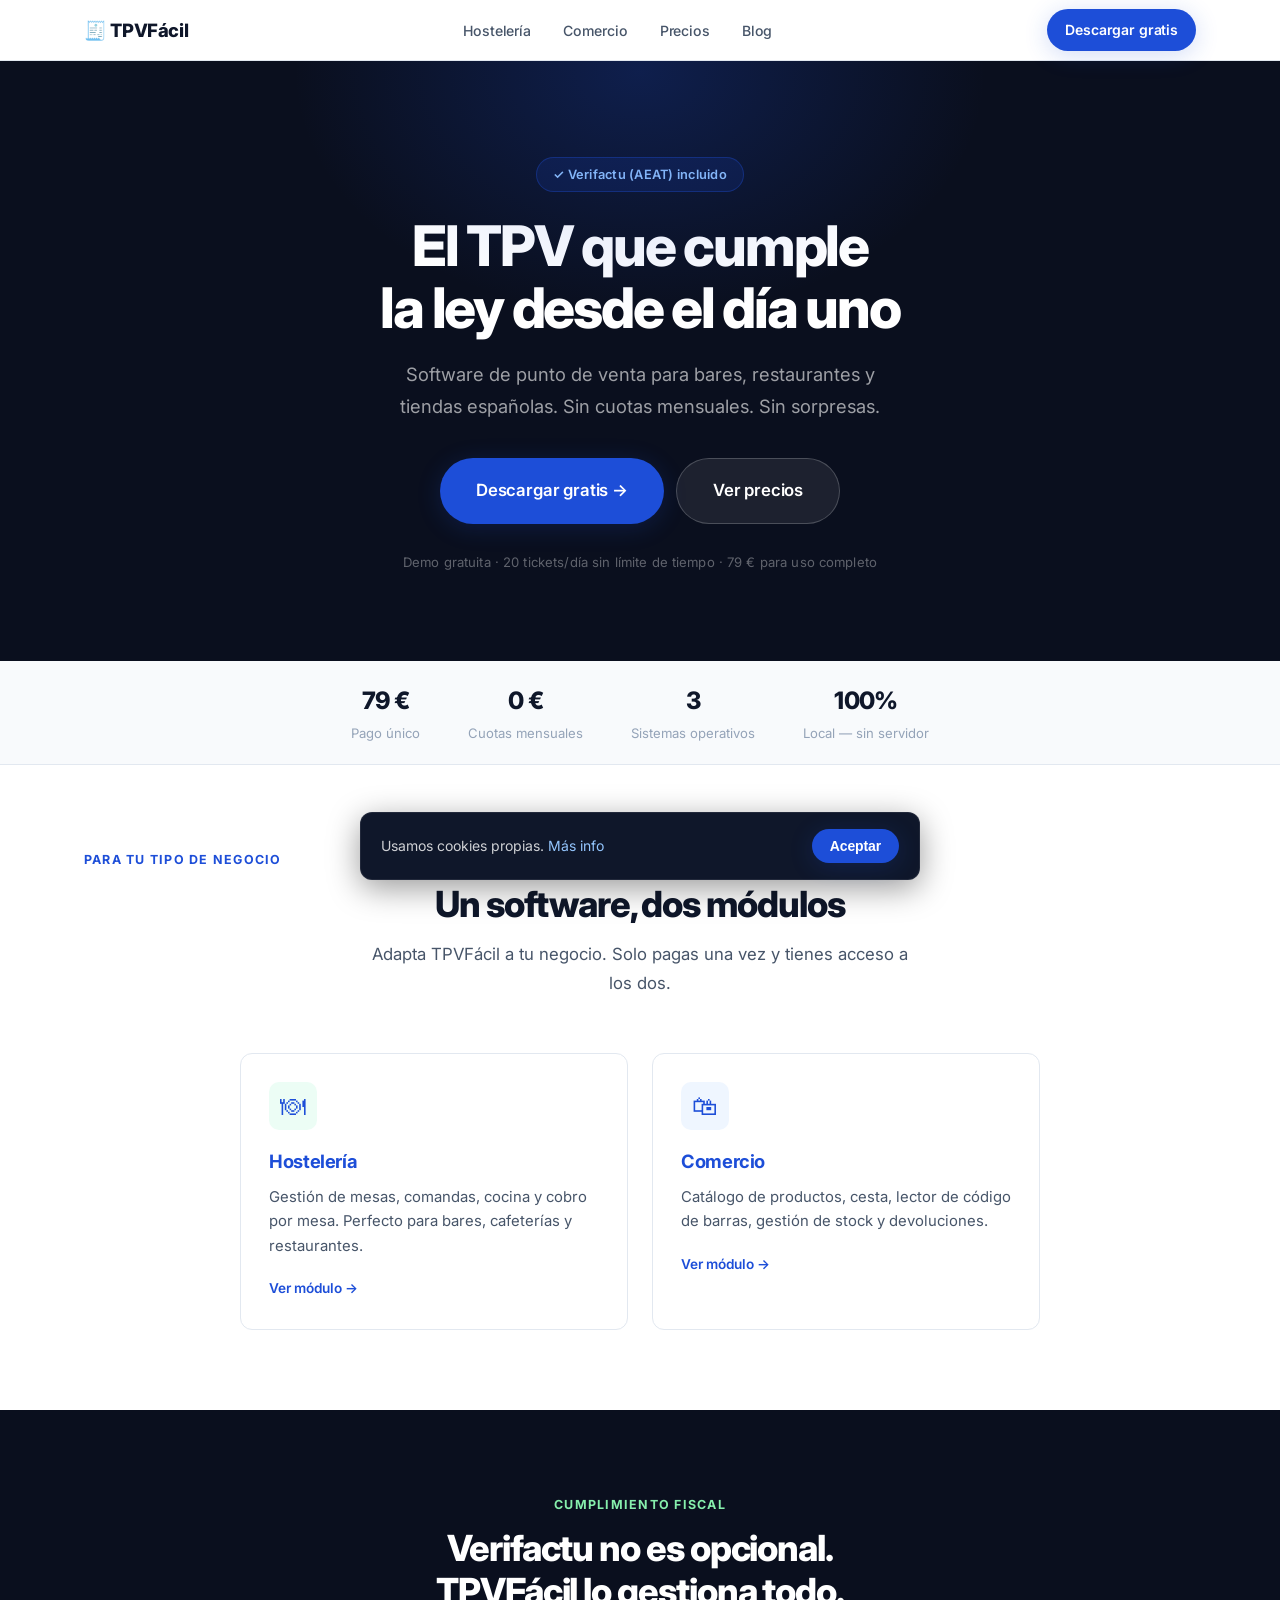
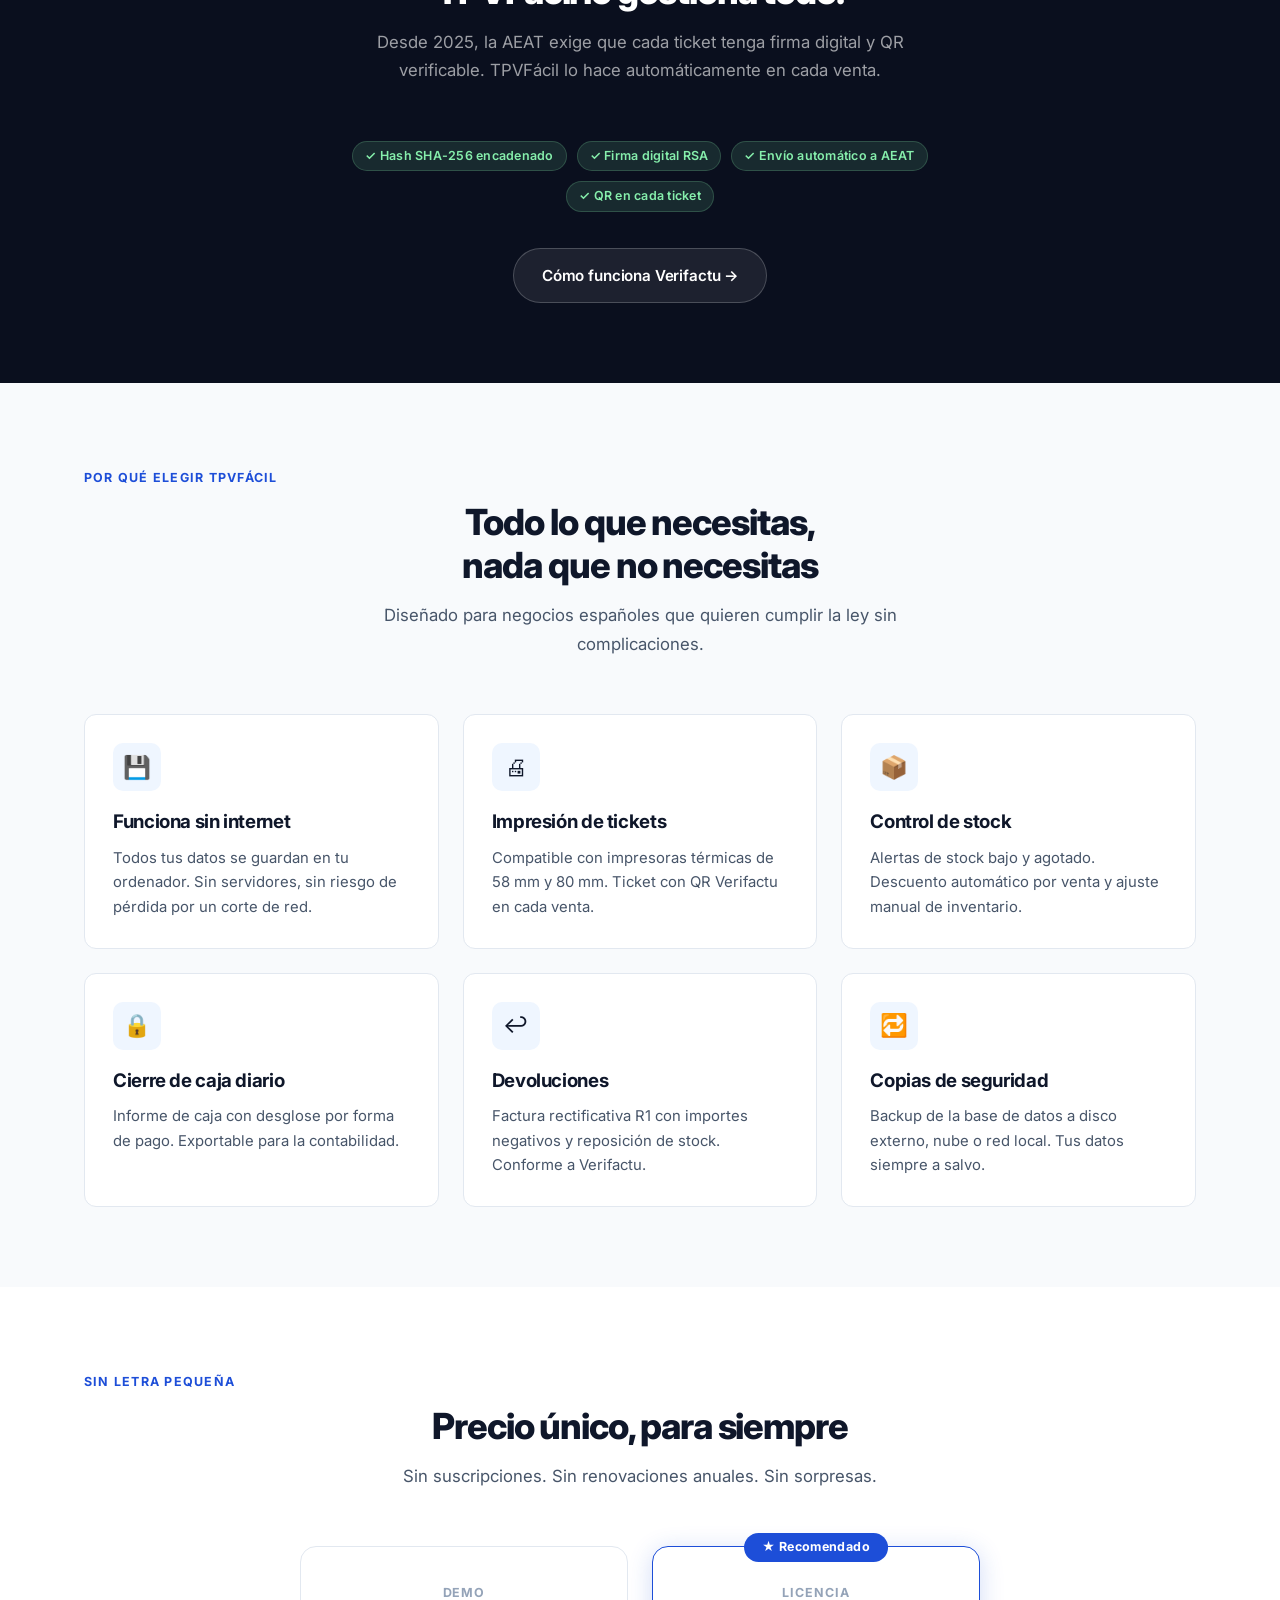
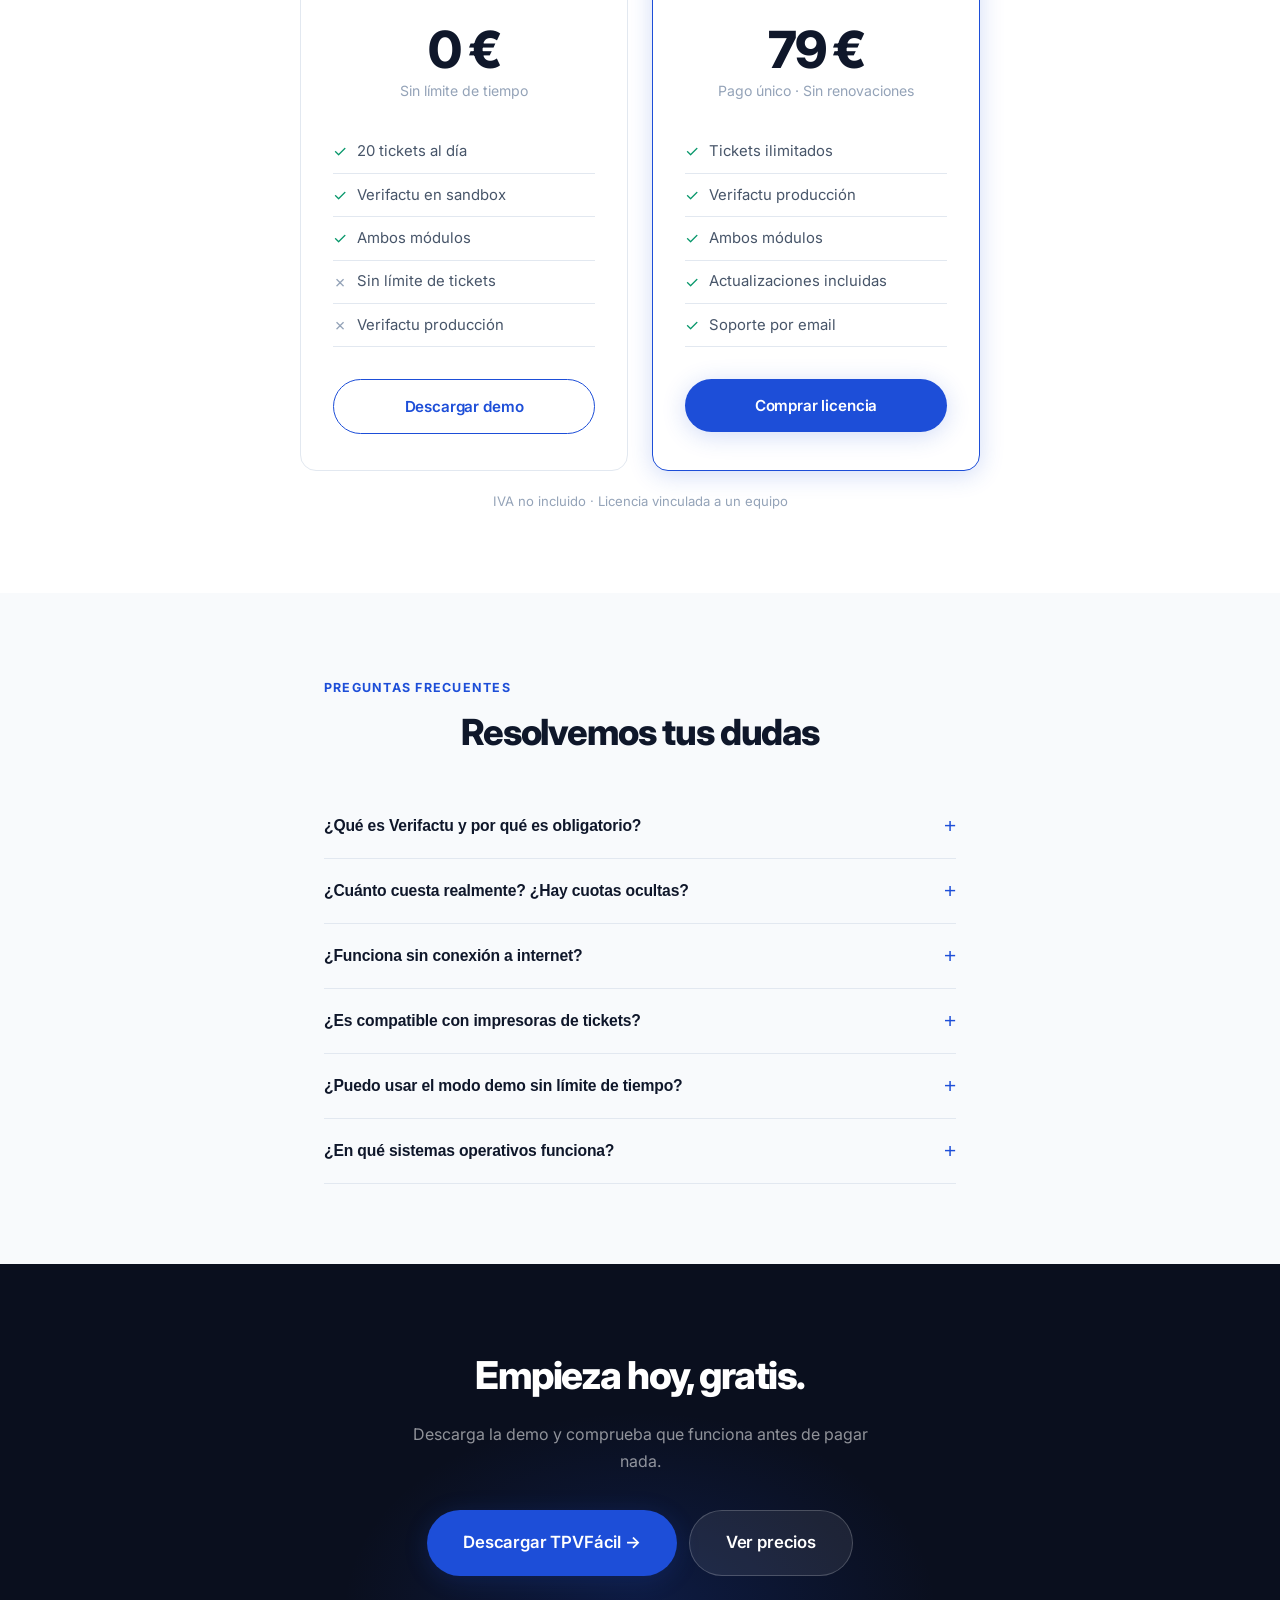
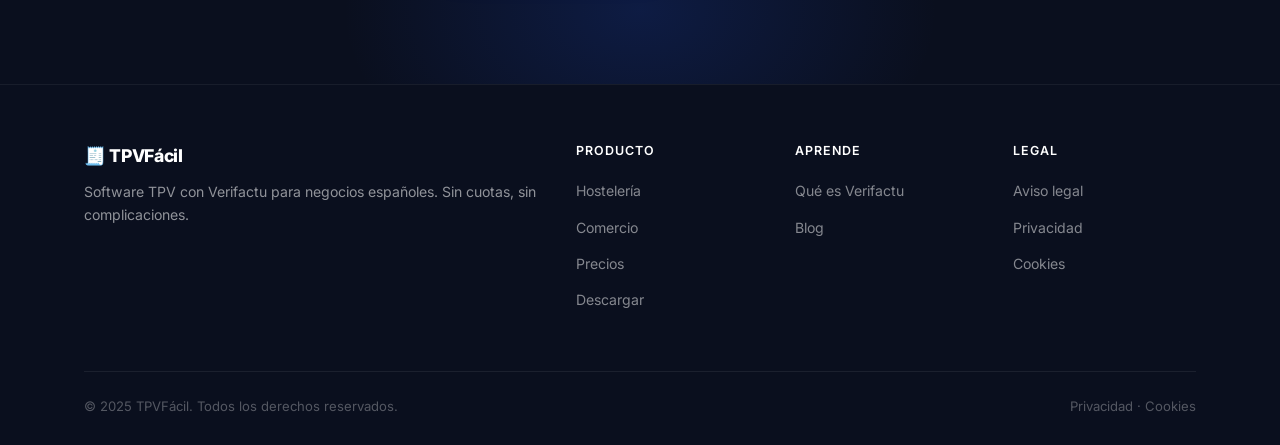
<file: Web/index.html>
<!DOCTYPE html>
<html lang="es">
<head>
  <meta charset="UTF-8">
  <meta name="viewport" content="width=device-width, initial-scale=1.0">
  <title>TPVFácil — Software TPV con Verifactu | 79 € pago único</title>
  <meta name="description" content="TPV para bares, restaurantes y comercios españoles. Cumple Verifactu desde el primer día. Sin cuotas mensuales, sin suscripciones. 79 € pago único.">
  <link rel="canonical" href="https://tpvfacil.es/">
  <meta property="og:title" content="TPVFácil — Software TPV con Verifactu">
  <meta property="og:description" content="TPV para negocios españoles. Verifactu incluido. 79 € pago único.">
  <meta property="og:type" content="website">
  <meta property="og:url" content="https://tpvfacil.es/">
  <link rel="preconnect" href="https://fonts.googleapis.com">
  <link href="https://fonts.googleapis.com/css2?family=Inter:wght@400;500;600;700;800&display=swap" rel="stylesheet">
  <link rel="stylesheet" href="assets/css/global.css">
  <script type="application/ld+json">
  {"@context":"https://schema.org","@type":"SoftwareApplication","name":"TPVFácil","applicationCategory":"BusinessApplication","operatingSystem":"Windows, macOS, Linux","offers":{"@type":"Offer","price":"79","priceCurrency":"EUR"},"description":"Software TPV con Verifactu para hostelería y comercio español.","url":"https://tpvfacil.es"}
  </script>
  <script type="application/ld+json">
  {"@context":"https://schema.org","@type":"FAQPage","mainEntity":[{"@type":"Question","name":"¿Qué es Verifactu?","acceptedAnswer":{"@type":"Answer","text":"Sistema de la AEAT que obliga a registrar cada venta con firma digital y QR verificable."}},{"@type":"Question","name":"¿Cuánto cuesta TPVFácil?","acceptedAnswer":{"@type":"Answer","text":"79 € pago único, sin cuotas mensuales ni suscripciones."}},{"@type":"Question","name":"¿Funciona sin internet?","acceptedAnswer":{"@type":"Answer","text":"Sí. TPVFácil funciona 100% offline. Solo necesita conexión para enviar registros Verifactu a la AEAT."}},{"@type":"Question","name":"¿Es compatible con Windows?","acceptedAnswer":{"@type":"Answer","text":"Sí, disponible para Windows, macOS y Linux. Incluye Java — no hay que instalar nada más."}},{"@type":"Question","name":"¿Puedo probarlo gratis?","acceptedAnswer":{"@type":"Answer","text":"Sí. El modo demo permite hasta 20 tickets al día sin límite de tiempo."}},{"@type":"Question","name":"¿Qué módulos incluye?","acceptedAnswer":{"@type":"Answer","text":"Módulo de Hostelería (mesas, comandas, cocina) y módulo de Comercio (cesta, stock, código de barras)."}}]}
  </script>
</head>
<body>

<nav class="nav" id="nav">
  <div class="contenedor">
    <div class="nav-inner">
      <a href="/" class="nav-logo">🧾 TPVFácil</a>
      <ul class="nav-links">
        <li><a href="/hosteleria/">Hostelería</a></li>
        <li><a href="/comercio/">Comercio</a></li>
        <li><a href="/precios/">Precios</a></li>
        <li><a href="/blog/">Blog</a></li>
      </ul>
      <a href="/descargar/" class="btn btn-primario btn-pequeno nav-cta">Descargar gratis</a>
      <button class="nav-hamburger" id="btn-hamburguesa" aria-label="Menú" aria-expanded="false">
        <span></span><span></span><span></span>
      </button>
    </div>
  </div>
  <div class="nav-movil" id="nav-movil">
    <a href="/hosteleria/">Hostelería</a>
    <a href="/comercio/">Comercio</a>
    <a href="/precios/">Precios</a>
    <a href="/blog/">Blog</a>
    <a href="/descargar/" class="btn btn-primario w-100 mt-8" style="justify-content:center;">Descargar gratis</a>
  </div>
</nav>

<!-- HERO -->
<section class="hero">
  <div class="contenedor">
    <span class="hero-badge">✓ Verifactu (AEAT) incluido</span>
    <h1>El TPV que cumple<br>la ley desde el día uno</h1>
    <p class="hero-subtitulo">
      Software de punto de venta para bares, restaurantes y tiendas españolas.
      Sin cuotas mensuales. Sin sorpresas.
    </p>
    <div class="hero-botones">
      <a href="/descargar/" class="btn btn-primario btn-grande" onclick="trackDescarga('hero')">Descargar gratis →</a>
      <a href="/precios/" class="btn btn-fantasma btn-grande">Ver precios</a>
    </div>
    <p class="hero-garantia">Demo gratuita · 20 tickets/día sin límite de tiempo · 79 € para uso completo</p>
  </div>
</section>

<!-- STATS -->
<div class="stats-bar">
  <div class="contenedor">
    <div class="stats-bar-inner">
      <div class="stat-item"><div class="stat-num">79 €</div><div class="stat-label">Pago único</div></div>
      <div class="stat-item"><div class="stat-num">0 €</div><div class="stat-label">Cuotas mensuales</div></div>
      <div class="stat-item"><div class="stat-num">3</div><div class="stat-label">Sistemas operativos</div></div>
      <div class="stat-item"><div class="stat-num">100%</div><div class="stat-label">Local — sin servidor</div></div>
    </div>
  </div>
</div>

<!-- DOS MÓDULOS -->
<section class="seccion">
  <div class="contenedor">
    <span class="eyebrow">Para tu tipo de negocio</span>
    <h2 class="seccion-titulo">Un software, dos módulos</h2>
    <p class="seccion-subtitulo">Adapta TPVFácil a tu negocio. Solo pagas una vez y tienes acceso a los dos.</p>
    <div class="grid-2" style="max-width:800px;margin:0 auto;">
      <a href="/hosteleria/" style="text-decoration:none;">
        <div class="tarjeta" style="height:100%;">
          <div class="feature-icon feature-icon-verde" style="font-size:1.6rem;">🍽</div>
          <h3 style="font-size:1.15rem;font-weight:700;letter-spacing:-0.02em;margin-bottom:8px;">Hostelería</h3>
          <p style="color:var(--suave);font-size:0.93rem;line-height:1.65;margin-bottom:16px;">Gestión de mesas, comandas, cocina y cobro por mesa. Perfecto para bares, cafeterías y restaurantes.</p>
          <span style="font-size:0.85rem;font-weight:600;color:var(--azul);">Ver módulo →</span>
        </div>
      </a>
      <a href="/comercio/" style="text-decoration:none;">
        <div class="tarjeta" style="height:100%;">
          <div class="feature-icon" style="font-size:1.6rem;">🛍</div>
          <h3 style="font-size:1.15rem;font-weight:700;letter-spacing:-0.02em;margin-bottom:8px;">Comercio</h3>
          <p style="color:var(--suave);font-size:0.93rem;line-height:1.65;margin-bottom:16px;">Catálogo de productos, cesta, lector de código de barras, gestión de stock y devoluciones.</p>
          <span style="font-size:0.85rem;font-weight:600;color:var(--azul);">Ver módulo →</span>
        </div>
      </a>
    </div>
  </div>
</section>

<!-- VERIFACTU -->
<section class="seccion seccion-oscura">
  <div class="contenedor" style="text-align:center;max-width:680px;">
    <span class="eyebrow" style="color:#86EFAC;">Cumplimiento fiscal</span>
    <h2 class="seccion-titulo">Verifactu no es opcional.<br>TPVFácil lo gestiona todo.</h2>
    <p class="seccion-subtitulo">Desde 2025, la AEAT exige que cada ticket tenga firma digital y QR verificable. TPVFácil lo hace automáticamente en cada venta.</p>
    <div style="display:flex;flex-wrap:wrap;gap:10px;justify-content:center;margin-bottom:36px;">
      <span class="badge" style="background:rgba(134,239,172,.12);color:#86EFAC;border:1px solid rgba(134,239,172,.2);">✓ Hash SHA-256 encadenado</span>
      <span class="badge" style="background:rgba(134,239,172,.12);color:#86EFAC;border:1px solid rgba(134,239,172,.2);">✓ Firma digital RSA</span>
      <span class="badge" style="background:rgba(134,239,172,.12);color:#86EFAC;border:1px solid rgba(134,239,172,.2);">✓ Envío automático a AEAT</span>
      <span class="badge" style="background:rgba(134,239,172,.12);color:#86EFAC;border:1px solid rgba(134,239,172,.2);">✓ QR en cada ticket</span>
    </div>
    <a href="/verifactu/" class="btn btn-fantasma">Cómo funciona Verifactu →</a>
  </div>
</section>

<!-- CARACTERÍSTICAS -->
<section class="seccion seccion-fondo">
  <div class="contenedor">
    <span class="eyebrow">Por qué elegir TPVFácil</span>
    <h2 class="seccion-titulo">Todo lo que necesitas,<br>nada que no necesitas</h2>
    <p class="seccion-subtitulo">Diseñado para negocios españoles que quieren cumplir la ley sin complicaciones.</p>
    <div class="grid-3">
      <div class="tarjeta">
        <div class="feature-icon">💾</div>
        <h3 style="font-weight:700;letter-spacing:-0.02em;margin-bottom:8px;">Funciona sin internet</h3>
        <p style="color:var(--suave);font-size:0.93rem;line-height:1.65;">Todos tus datos se guardan en tu ordenador. Sin servidores, sin riesgo de pérdida por un corte de red.</p>
      </div>
      <div class="tarjeta">
        <div class="feature-icon">🖨</div>
        <h3 style="font-weight:700;letter-spacing:-0.02em;margin-bottom:8px;">Impresión de tickets</h3>
        <p style="color:var(--suave);font-size:0.93rem;line-height:1.65;">Compatible con impresoras térmicas de 58 mm y 80 mm. Ticket con QR Verifactu en cada venta.</p>
      </div>
      <div class="tarjeta">
        <div class="feature-icon">📦</div>
        <h3 style="font-weight:700;letter-spacing:-0.02em;margin-bottom:8px;">Control de stock</h3>
        <p style="color:var(--suave);font-size:0.93rem;line-height:1.65;">Alertas de stock bajo y agotado. Descuento automático por venta y ajuste manual de inventario.</p>
      </div>
      <div class="tarjeta">
        <div class="feature-icon">🔒</div>
        <h3 style="font-weight:700;letter-spacing:-0.02em;margin-bottom:8px;">Cierre de caja diario</h3>
        <p style="color:var(--suave);font-size:0.93rem;line-height:1.65;">Informe de caja con desglose por forma de pago. Exportable para la contabilidad.</p>
      </div>
      <div class="tarjeta">
        <div class="feature-icon">↩</div>
        <h3 style="font-weight:700;letter-spacing:-0.02em;margin-bottom:8px;">Devoluciones</h3>
        <p style="color:var(--suave);font-size:0.93rem;line-height:1.65;">Factura rectificativa R1 con importes negativos y reposición de stock. Conforme a Verifactu.</p>
      </div>
      <div class="tarjeta">
        <div class="feature-icon">🔁</div>
        <h3 style="font-weight:700;letter-spacing:-0.02em;margin-bottom:8px;">Copias de seguridad</h3>
        <p style="color:var(--suave);font-size:0.93rem;line-height:1.65;">Backup de la base de datos a disco externo, nube o red local. Tus datos siempre a salvo.</p>
      </div>
    </div>
  </div>
</section>

<!-- PRECIOS -->
<section class="seccion">
  <div class="contenedor">
    <span class="eyebrow">Sin letra pequeña</span>
    <h2 class="seccion-titulo">Precio único, para siempre</h2>
    <p class="seccion-subtitulo">Sin suscripciones. Sin renovaciones anuales. Sin sorpresas.</p>
    <div class="grid-2" style="max-width:680px;margin:0 auto;">
      <div class="precio-tarjeta">
        <p style="font-size:0.78rem;font-weight:700;text-transform:uppercase;letter-spacing:.08em;color:var(--muted);">Demo</p>
        <p class="precio-importe">0 €</p>
        <p class="precio-periodo">Sin límite de tiempo</p>
        <ul class="precio-lista">
          <li><span class="si">✓</span> 20 tickets al día</li>
          <li><span class="si">✓</span> Verifactu en sandbox</li>
          <li><span class="si">✓</span> Ambos módulos</li>
          <li><span class="no">✗</span> Sin límite de tickets</li>
          <li><span class="no">✗</span> Verifactu producción</li>
        </ul>
        <a href="/descargar/" class="btn btn-secundario w-100" style="justify-content:center;">Descargar demo</a>
      </div>
      <div class="precio-tarjeta destacado">
        <p style="font-size:0.78rem;font-weight:700;text-transform:uppercase;letter-spacing:.08em;color:var(--muted);">Licencia</p>
        <p class="precio-importe">79 €</p>
        <p class="precio-periodo">Pago único · Sin renovaciones</p>
        <ul class="precio-lista">
          <li><span class="si">✓</span> Tickets ilimitados</li>
          <li><span class="si">✓</span> Verifactu producción</li>
          <li><span class="si">✓</span> Ambos módulos</li>
          <li><span class="si">✓</span> Actualizaciones incluidas</li>
          <li><span class="si">✓</span> Soporte por email</li>
        </ul>
        <a href="/comprar/" class="btn btn-primario w-100" style="justify-content:center;">Comprar licencia</a>
      </div>
    </div>
    <p style="text-align:center;color:var(--muted);font-size:0.82rem;margin-top:20px;">IVA no incluido · Licencia vinculada a un equipo</p>
  </div>
</section>

<!-- FAQ -->
<section class="seccion seccion-fondo">
  <div class="contenedor" style="max-width:680px;">
    <span class="eyebrow">Preguntas frecuentes</span>
    <h2 class="seccion-titulo">Resolvemos tus dudas</h2>
    <div class="faq-lista" style="margin-top:40px;">
      <div class="faq-item">
        <button class="faq-pregunta">¿Qué es Verifactu y por qué es obligatorio?</button>
        <div class="faq-respuesta">Verifactu es el sistema de la AEAT que obliga a los software de facturación a registrar cada venta con una firma digital y un código QR verificable. Es obligatorio para todos los negocios españoles con software de TPV.</div>
      </div>
      <div class="faq-item">
        <button class="faq-pregunta">¿Cuánto cuesta realmente? ¿Hay cuotas ocultas?</button>
        <div class="faq-respuesta">79 € pago único, sin cuotas mensuales, sin renovaciones anuales, sin pagos por actualizaciones. Lo que pagas es lo que hay.</div>
      </div>
      <div class="faq-item">
        <button class="faq-pregunta">¿Funciona sin conexión a internet?</button>
        <div class="faq-respuesta">Sí. TPVFácil funciona 100% offline. Solo necesita conexión esporádica para enviar los registros Verifactu a la AEAT. Si no hay internet, los registros se envían en el siguiente arranque.</div>
      </div>
      <div class="faq-item">
        <button class="faq-pregunta">¿Es compatible con impresoras de tickets?</button>
        <div class="faq-respuesta">Sí. Compatible con cualquier impresora térmica estándar de 58 mm y 80 mm. El ticket incluye el QR de verificación Verifactu automáticamente.</div>
      </div>
      <div class="faq-item">
        <button class="faq-pregunta">¿Puedo usar el modo demo sin límite de tiempo?</button>
        <div class="faq-respuesta">Sí. El modo demo no caduca. Puedes usarlo todo el tiempo que quieras con un límite de 20 tickets al día.</div>
      </div>
      <div class="faq-item">
        <button class="faq-pregunta">¿En qué sistemas operativos funciona?</button>
        <div class="faq-respuesta">Windows 10/11, macOS 13+ y Linux (Ubuntu/Debian y Fedora). El instalador incluye Java — no hace falta instalar nada más.</div>
      </div>
    </div>
  </div>
</section>

<!-- CTA FINAL -->
<section class="seccion-cta">
  <div class="contenedor" style="position:relative;z-index:1;">
    <h2>Empieza hoy, gratis.</h2>
    <p>Descarga la demo y comprueba que funciona antes de pagar nada.</p>
    <div class="hero-botones">
      <a href="/descargar/" class="btn btn-primario btn-grande" onclick="trackDescarga('cta-final')">Descargar TPVFácil →</a>
      <a href="/precios/" class="btn btn-fantasma btn-grande">Ver precios</a>
    </div>
  </div>
</section>

<!-- FOOTER -->
<footer class="footer">
  <div class="contenedor">
    <div class="footer-grid">
      <div>
        <p class="footer-marca">🧾 TPVFácil</p>
        <p class="footer-desc">Software TPV con Verifactu para negocios españoles. Sin cuotas, sin complicaciones.</p>
      </div>
      <div class="footer-col"><h4>Producto</h4><ul><li><a href="/hosteleria/">Hostelería</a></li><li><a href="/comercio/">Comercio</a></li><li><a href="/precios/">Precios</a></li><li><a href="/descargar/">Descargar</a></li></ul></div>
      <div class="footer-col"><h4>Aprende</h4><ul><li><a href="/verifactu/">Qué es Verifactu</a></li><li><a href="/blog/">Blog</a></li></ul></div>
      <div class="footer-col"><h4>Legal</h4><ul><li><a href="/legal/aviso-legal.html">Aviso legal</a></li><li><a href="/legal/privacidad.html">Privacidad</a></li><li><a href="/legal/cookies.html">Cookies</a></li></ul></div>
    </div>
    <div class="footer-bottom">
      <span>© 2025 TPVFácil. Todos los derechos reservados.</span>
      <span><a href="/legal/privacidad.html">Privacidad</a> · <a href="/legal/cookies.html">Cookies</a></span>
    </div>
  </div>
</footer>

<div id="banner-cookies" class="oculto">
  <p>Usamos cookies propias. <a href="/legal/cookies.html">Más info</a></p>
  <button id="aceptar-cookies" class="btn btn-primario btn-pequeno">Aceptar</button>
</div>
<script src="assets/js/main.js"></script>
</body>
</html>
</file>
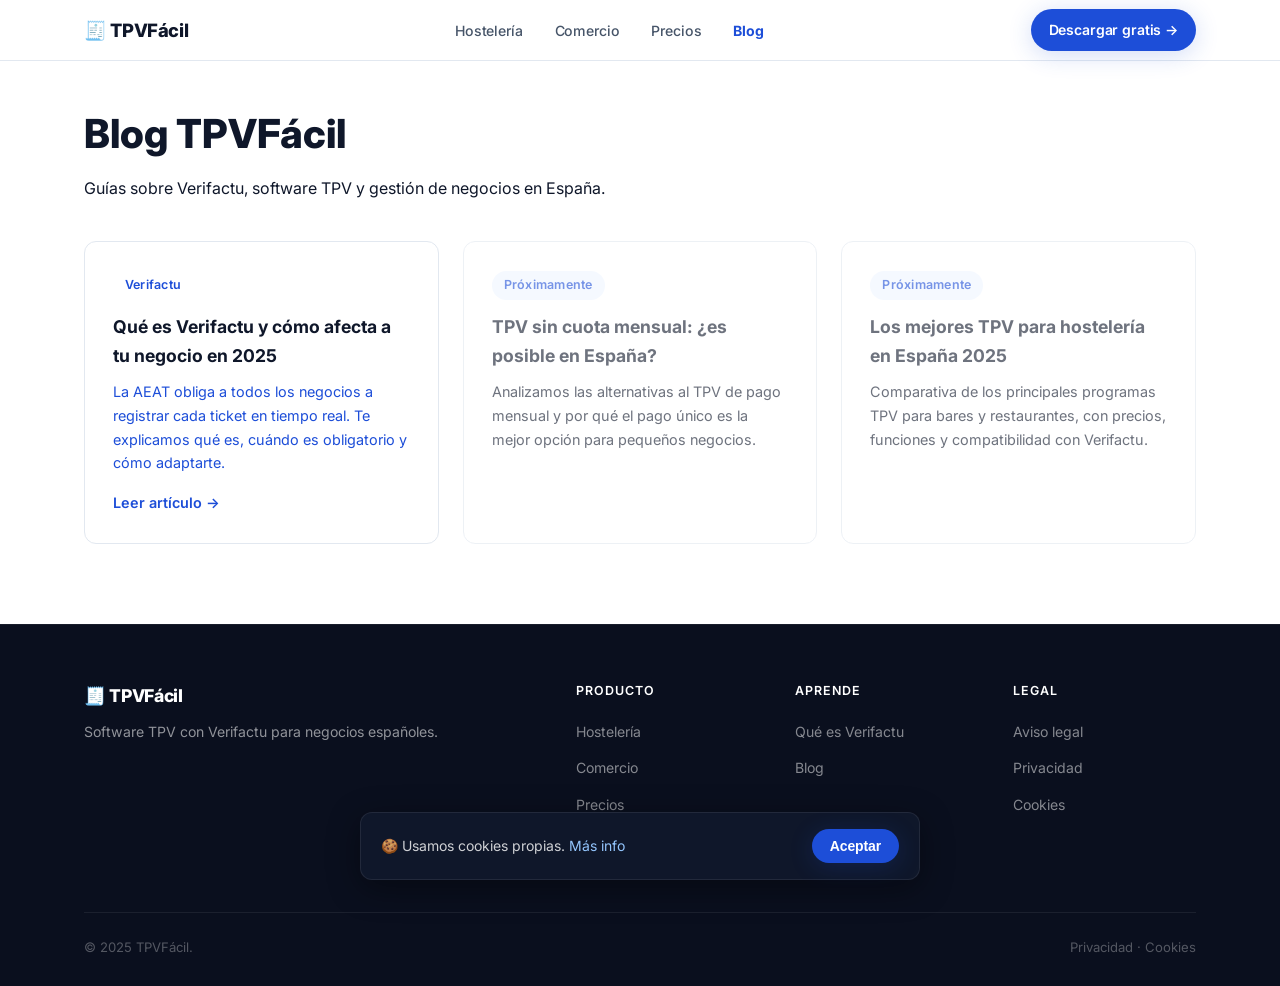
<file: Web/blog/index.html>
<!DOCTYPE html>
<html lang="es">
<head>
  <meta charset="UTF-8">
  <meta name="viewport" content="width=device-width, initial-scale=1.0">
  <title>Blog TPVFácil — Guías sobre TPV, Verifactu y gestión de negocios</title>
  <meta name="description" content="Guías y artículos sobre software TPV, Verifactu, gestión de negocios en España y cómo cumplir con la AEAT.">
  <meta name="robots" content="index, follow">
  <link rel="canonical" href="https://tpvfacil.es/blog/">
  <link rel="preconnect" href="https://fonts.googleapis.com">
  <link href="https://fonts.googleapis.com/css2?family=Inter:wght@400;500;600;700;800&display=swap" rel="stylesheet">
  <link rel="stylesheet" href="../assets/css/global.css">
</head>
<body>

<nav class="nav">
  <div class="contenedor">
    <div class="nav-inner">
      <a href="/" class="nav-logo">🧾 TPVFácil</a>
      <ul class="nav-links">
        <li><a href="/hosteleria/">Hostelería</a></li>
        <li><a href="/comercio/">Comercio</a></li>
        <li><a href="/precios/">Precios</a></li>
        <li><a href="/blog/" style="color:var(--azul); font-weight:700;">Blog</a></li>
      </ul>
      <a href="/descargar/" class="btn btn-primario btn-pequeno nav-cta">Descargar gratis →</a>
      <button class="nav-hamburger" id="btn-hamburguesa" aria-label="Menú" aria-expanded="false">
        <span></span><span></span><span></span>
      </button>
    </div>
  </div>
  <div class="nav-movil" id="nav-movil">
    <a href="/hosteleria/">🍽 Hostelería</a>
    <a href="/comercio/">🛍 Comercio</a>
    <a href="/precios/">💶 Precios</a>
    <a href="/blog/">📝 Blog</a>
    <a href="/descargar/" class="btn btn-primario mt-8">Descargar gratis →</a>
  </div>
</nav>

<section class="seccion" style="padding-top:40px;">
  <div class="contenedor">
    <h1 style="font-size:clamp(1.8rem,4vw,2.5rem); font-weight:800; margin-bottom:8px;">Blog TPVFácil</h1>
    <p class="text-gris" style="margin-bottom:40px;">Guías sobre Verifactu, software TPV y gestión de negocios en España.</p>

    <div class="grid-3">
      <a href="/blog/que-es-verifactu/" class="tarjeta" style="display:block; text-decoration:none;">
        <span class="badge badge-naranja" style="margin-bottom:12px;">Verifactu</span>
        <h2 style="font-size:1.1rem; margin-bottom:10px; color:var(--texto);">Qué es Verifactu y cómo afecta a tu negocio en 2025</h2>
        <p class="text-gris" style="font-size:0.9rem; margin-bottom:14px;">La AEAT obliga a todos los negocios a registrar cada ticket en tiempo real. Te explicamos qué es, cuándo es obligatorio y cómo adaptarte.</p>
        <span style="color:var(--azul); font-size:0.9rem; font-weight:600;">Leer artículo →</span>
      </a>

      <div class="tarjeta" style="opacity:.6;">
        <span class="badge badge-azul" style="margin-bottom:12px;">Próximamente</span>
        <h2 style="font-size:1.1rem; margin-bottom:10px; color:var(--texto);">TPV sin cuota mensual: ¿es posible en España?</h2>
        <p class="text-gris" style="font-size:0.9rem;">Analizamos las alternativas al TPV de pago mensual y por qué el pago único es la mejor opción para pequeños negocios.</p>
      </div>

      <div class="tarjeta" style="opacity:.6;">
        <span class="badge badge-azul" style="margin-bottom:12px;">Próximamente</span>
        <h2 style="font-size:1.1rem; margin-bottom:10px; color:var(--texto);">Los mejores TPV para hostelería en España 2025</h2>
        <p class="text-gris" style="font-size:0.9rem;">Comparativa de los principales programas TPV para bares y restaurantes, con precios, funciones y compatibilidad con Verifactu.</p>
      </div>
    </div>
  </div>
</section>

<footer class="footer">
  <div class="contenedor">
    <div class="footer-grid">
      <div><p class="footer-marca">🧾 TPVFácil</p><p class="footer-desc">Software TPV con Verifactu para negocios españoles.</p></div>
      <div class="footer-col"><h4>Producto</h4><ul><li><a href="/hosteleria/">Hostelería</a></li><li><a href="/comercio/">Comercio</a></li><li><a href="/precios/">Precios</a></li><li><a href="/descargar/">Descargar</a></li></ul></div>
      <div class="footer-col"><h4>Aprende</h4><ul><li><a href="/verifactu/">Qué es Verifactu</a></li><li><a href="/blog/">Blog</a></li></ul></div>
      <div class="footer-col"><h4>Legal</h4><ul><li><a href="/legal/aviso-legal.html">Aviso legal</a></li><li><a href="/legal/privacidad.html">Privacidad</a></li><li><a href="/legal/cookies.html">Cookies</a></li></ul></div>
    </div>
    <div class="footer-bottom"><span>© 2025 TPVFácil.</span><span><a href="/legal/privacidad.html">Privacidad</a> · <a href="/legal/cookies.html">Cookies</a></span></div>
  </div>
</footer>
<div id="banner-cookies" class="oculto"><p>🍪 Usamos cookies propias. <a href="/legal/cookies.html">Más info</a></p><button id="aceptar-cookies" class="btn btn-primario btn-pequeno">Aceptar</button></div>
<script src="../assets/js/main.js"></script>
</body>
</html>
</file>
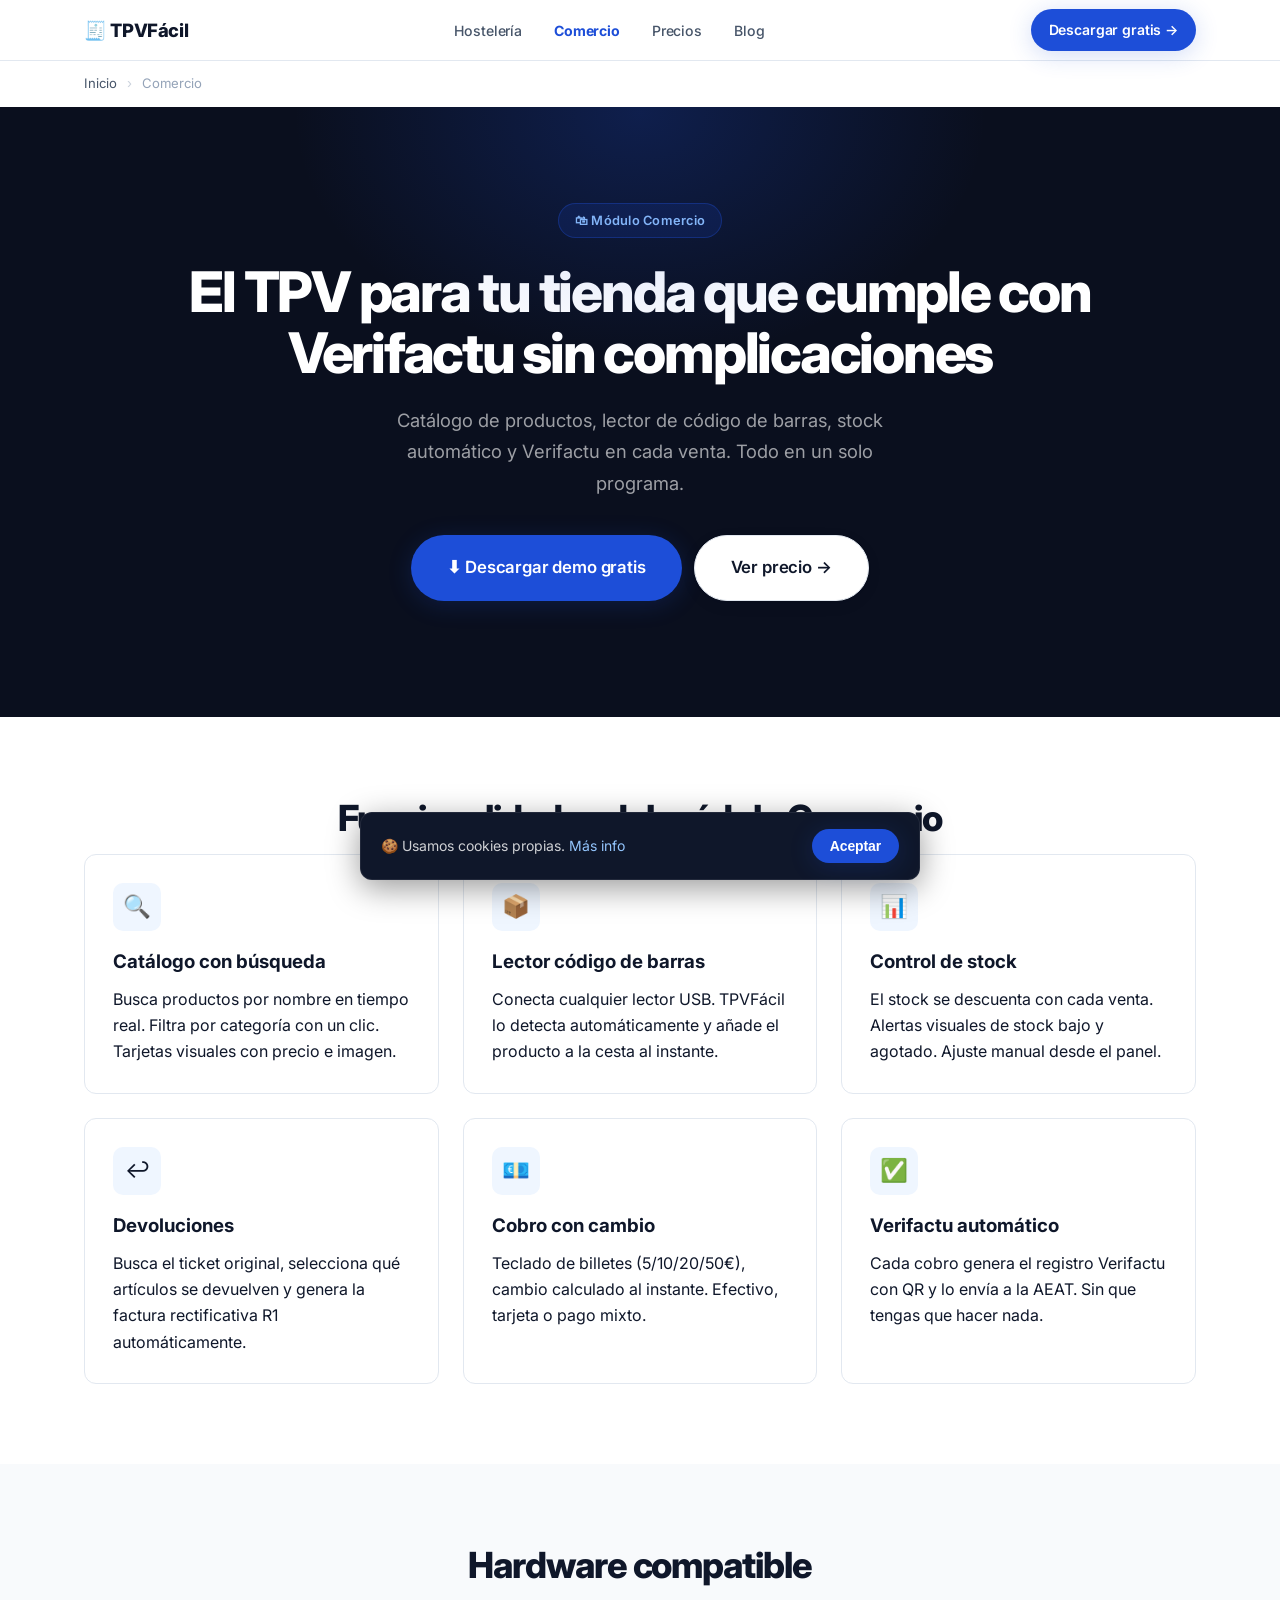
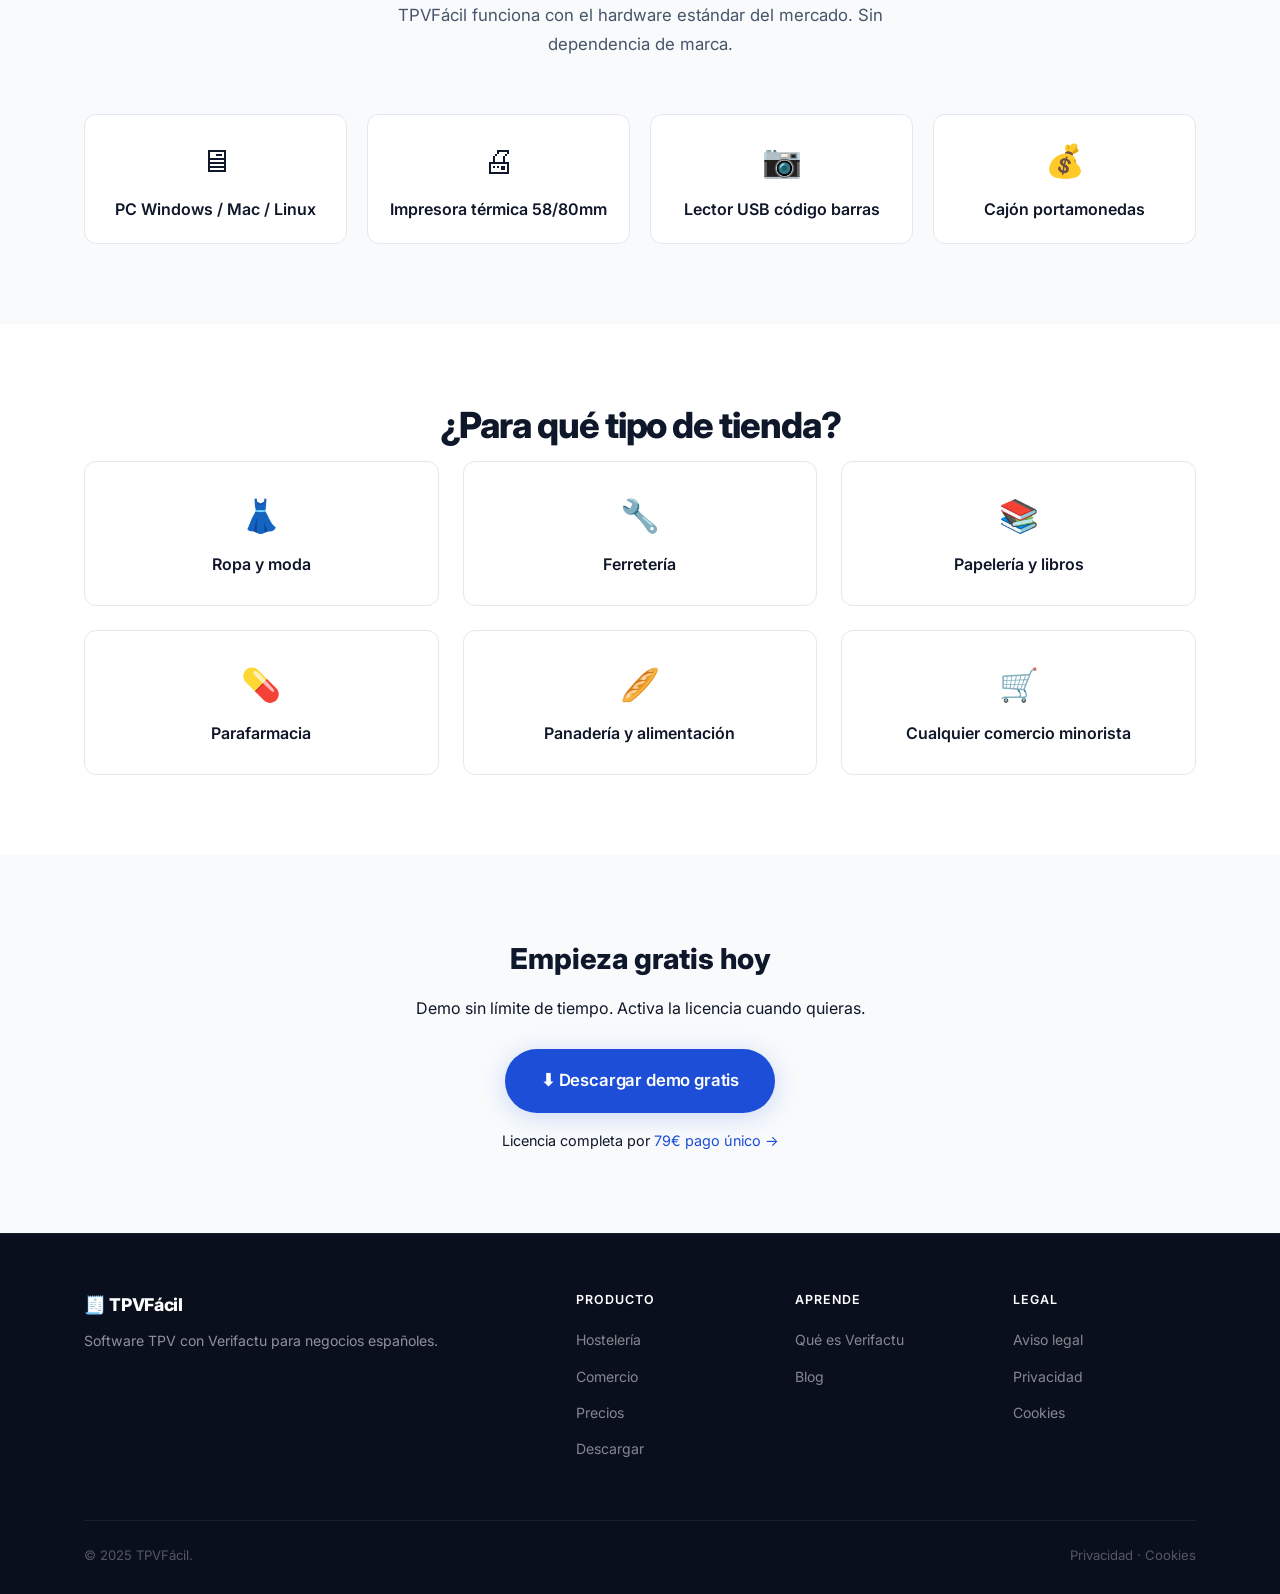
<file: Web/comercio/index.html>
<!DOCTYPE html>
<html lang="es">
<head>
  <meta charset="UTF-8">
  <meta name="viewport" content="width=device-width, initial-scale=1.0">
  <title>TPV para Tiendas y Comercios con Verifactu | TPVFácil — 79€ único</title>
  <meta name="description" content="Software TPV para tiendas y comercios. Lector de código de barras, control de stock y Verifactu incluido. Pago único 79€. Demo gratis.">
  <meta name="robots" content="index, follow">
  <link rel="canonical" href="https://tpvfacil.es/comercio/">
  <meta property="og:title"       content="TPV Comercio con Verifactu | TPVFácil">
  <meta property="og:description" content="Código de barras, stock y Verifactu para tu tienda. Pago único 79€.">
  <meta property="og:url"         content="https://tpvfacil.es/comercio/">
  <link rel="preconnect" href="https://fonts.googleapis.com">
  <link href="https://fonts.googleapis.com/css2?family=Inter:wght@400;500;600;700;800&display=swap" rel="stylesheet">
  <link rel="stylesheet" href="../assets/css/global.css">
  <script type="application/ld+json">
  {
    "@context": "https://schema.org",
    "@type": "SoftwareApplication",
    "name": "TPVFácil — Módulo Comercio",
    "applicationCategory": "BusinessApplication",
    "audience": { "@type": "Audience", "audienceType": "Tiendas, comercios minoristas" },
    "offers": { "@type": "Offer", "price": "79", "priceCurrency": "EUR" },
    "breadcrumb": {
      "@type": "BreadcrumbList",
      "itemListElement": [
        { "@type": "ListItem", "position": 1, "name": "Inicio",   "item": "https://tpvfacil.es/" },
        { "@type": "ListItem", "position": 2, "name": "Comercio", "item": "https://tpvfacil.es/comercio/" }
      ]
    }
  }
  </script>
</head>
<body>

<nav class="nav">
  <div class="contenedor">
    <div class="nav-inner">
      <a href="/" class="nav-logo">🧾 TPVFácil</a>
      <ul class="nav-links">
        <li><a href="/hosteleria/">Hostelería</a></li>
        <li><a href="/comercio/" style="color:var(--azul); font-weight:700;">Comercio</a></li>
        <li><a href="/precios/">Precios</a></li>
        <li><a href="/blog/">Blog</a></li>
      </ul>
      <a href="/descargar/" class="btn btn-primario btn-pequeno nav-cta">Descargar gratis →</a>
      <button class="nav-hamburger" id="btn-hamburguesa" aria-label="Menú" aria-expanded="false">
        <span></span><span></span><span></span>
      </button>
    </div>
  </div>
  <div class="nav-movil" id="nav-movil">
    <a href="/hosteleria/">🍽 Hostelería</a>
    <a href="/comercio/">🛍 Comercio</a>
    <a href="/precios/">💶 Precios</a>
    <a href="/blog/">📝 Blog</a>
    <a href="/descargar/" class="btn btn-primario mt-8">Descargar gratis →</a>
  </div>
</nav>

<nav aria-label="Breadcrumb">
  <div class="contenedor">
    <p class="breadcrumb"><a href="/">Inicio</a> <span>›</span> Comercio</p>
  </div>
</nav>

<!-- HERO -->
<section class="hero">
  <div class="contenedor">
    <span class="hero-badge">🛍 Módulo Comercio</span>
    <h1>El TPV para tu tienda que cumple con Verifactu sin complicaciones</h1>
    <p class="hero-subtitulo">Catálogo de productos, lector de código de barras, stock automático y Verifactu en cada venta. Todo en un solo programa.</p>
    <div class="hero-botones">
      <a href="/descargar/" class="btn btn-primario btn-grande">⬇ Descargar demo gratis</a>
      <a href="/precios/"   class="btn btn-blanco btn-grande">Ver precio →</a>
    </div>
  </div>
</section>

<!-- FUNCIONALIDADES -->
<section class="seccion">
  <div class="contenedor">
    <h2 class="seccion-titulo">Funcionalidades del módulo Comercio</h2>
    <div class="grid-3">
      <div class="tarjeta">
        <div class="feature-icon">🔍</div>
        <h3 style="margin-bottom:8px;">Catálogo con búsqueda</h3>
        <p class="text-gris">Busca productos por nombre en tiempo real. Filtra por categoría con un clic. Tarjetas visuales con precio e imagen.</p>
      </div>
      <div class="tarjeta">
        <div class="feature-icon">📦</div>
        <h3 style="margin-bottom:8px;">Lector código de barras</h3>
        <p class="text-gris">Conecta cualquier lector USB. TPVFácil lo detecta automáticamente y añade el producto a la cesta al instante.</p>
      </div>
      <div class="tarjeta">
        <div class="feature-icon">📊</div>
        <h3 style="margin-bottom:8px;">Control de stock</h3>
        <p class="text-gris">El stock se descuenta con cada venta. Alertas visuales de stock bajo y agotado. Ajuste manual desde el panel.</p>
      </div>
      <div class="tarjeta">
        <div class="feature-icon">↩</div>
        <h3 style="margin-bottom:8px;">Devoluciones</h3>
        <p class="text-gris">Busca el ticket original, selecciona qué artículos se devuelven y genera la factura rectificativa R1 automáticamente.</p>
      </div>
      <div class="tarjeta">
        <div class="feature-icon">💶</div>
        <h3 style="margin-bottom:8px;">Cobro con cambio</h3>
        <p class="text-gris">Teclado de billetes (5/10/20/50€), cambio calculado al instante. Efectivo, tarjeta o pago mixto.</p>
      </div>
      <div class="tarjeta">
        <div class="feature-icon">✅</div>
        <h3 style="margin-bottom:8px;">Verifactu automático</h3>
        <p class="text-gris">Cada cobro genera el registro Verifactu con QR y lo envía a la AEAT. Sin que tengas que hacer nada.</p>
      </div>
    </div>
  </div>
</section>

<!-- HARDWARE COMPATIBLE -->
<section class="seccion seccion-fondo">
  <div class="contenedor">
    <h2 class="seccion-titulo">Hardware compatible</h2>
    <p class="seccion-subtitulo">TPVFácil funciona con el hardware estándar del mercado. Sin dependencia de marca.</p>
    <div class="grid-4">
      <div class="tarjeta text-center" style="padding:20px 14px;">
        <div style="font-size:2rem; margin-bottom:8px;">🖥</div>
        <p style="font-weight:600;">PC Windows / Mac / Linux</p>
      </div>
      <div class="tarjeta text-center" style="padding:20px 14px;">
        <div style="font-size:2rem; margin-bottom:8px;">🖨</div>
        <p style="font-weight:600;">Impresora térmica 58/80mm</p>
      </div>
      <div class="tarjeta text-center" style="padding:20px 14px;">
        <div style="font-size:2rem; margin-bottom:8px;">📷</div>
        <p style="font-weight:600;">Lector USB código barras</p>
      </div>
      <div class="tarjeta text-center" style="padding:20px 14px;">
        <div style="font-size:2rem; margin-bottom:8px;">💰</div>
        <p style="font-weight:600;">Cajón portamonedas</p>
      </div>
    </div>
  </div>
</section>

<!-- PARA QUIÉN -->
<section class="seccion">
  <div class="contenedor">
    <h2 class="seccion-titulo">¿Para qué tipo de tienda?</h2>
    <div class="grid-3">
      <div class="tarjeta text-center">
        <div style="font-size:2rem; margin-bottom:8px;">👗</div><p style="font-weight:600;">Ropa y moda</p>
      </div>
      <div class="tarjeta text-center">
        <div style="font-size:2rem; margin-bottom:8px;">🔧</div><p style="font-weight:600;">Ferretería</p>
      </div>
      <div class="tarjeta text-center">
        <div style="font-size:2rem; margin-bottom:8px;">📚</div><p style="font-weight:600;">Papelería y libros</p>
      </div>
      <div class="tarjeta text-center">
        <div style="font-size:2rem; margin-bottom:8px;">💊</div><p style="font-weight:600;">Parafarmacia</p>
      </div>
      <div class="tarjeta text-center">
        <div style="font-size:2rem; margin-bottom:8px;">🥖</div><p style="font-weight:600;">Panadería y alimentación</p>
      </div>
      <div class="tarjeta text-center">
        <div style="font-size:2rem; margin-bottom:8px;">🛒</div><p style="font-weight:600;">Cualquier comercio minorista</p>
      </div>
    </div>
  </div>
</section>

<!-- CTA -->
<section class="seccion seccion-fondo">
  <div class="contenedor text-center">
    <h2 style="font-size:1.8rem; font-weight:800; margin-bottom:12px;">Empieza gratis hoy</h2>
    <p class="text-gris" style="margin-bottom:28px;">Demo sin límite de tiempo. Activa la licencia cuando quieras.</p>
    <a href="/descargar/" class="btn btn-primario btn-grande">⬇ Descargar demo gratis</a>
    <p class="text-gris mt-16" style="font-size:.9rem;">Licencia completa por <a href="/precios/">79€ pago único →</a></p>
  </div>
</section>

<footer class="footer">
  <div class="contenedor">
    <div class="footer-grid">
      <div><p class="footer-marca">🧾 TPVFácil</p><p class="footer-desc">Software TPV con Verifactu para negocios españoles.</p></div>
      <div class="footer-col"><h4>Producto</h4><ul><li><a href="/hosteleria/">Hostelería</a></li><li><a href="/comercio/">Comercio</a></li><li><a href="/precios/">Precios</a></li><li><a href="/descargar/">Descargar</a></li></ul></div>
      <div class="footer-col"><h4>Aprende</h4><ul><li><a href="/verifactu/">Qué es Verifactu</a></li><li><a href="/blog/">Blog</a></li></ul></div>
      <div class="footer-col"><h4>Legal</h4><ul><li><a href="/legal/aviso-legal.html">Aviso legal</a></li><li><a href="/legal/privacidad.html">Privacidad</a></li><li><a href="/legal/cookies.html">Cookies</a></li></ul></div>
    </div>
    <div class="footer-bottom"><span>© 2025 TPVFácil.</span><span><a href="/legal/privacidad.html">Privacidad</a> · <a href="/legal/cookies.html">Cookies</a></span></div>
  </div>
</footer>
<div id="banner-cookies" class="oculto"><p>🍪 Usamos cookies propias. <a href="/legal/cookies.html">Más info</a></p><button id="aceptar-cookies" class="btn btn-primario btn-pequeno">Aceptar</button></div>
<script src="../assets/js/main.js"></script>
</body>
</html>
</file>
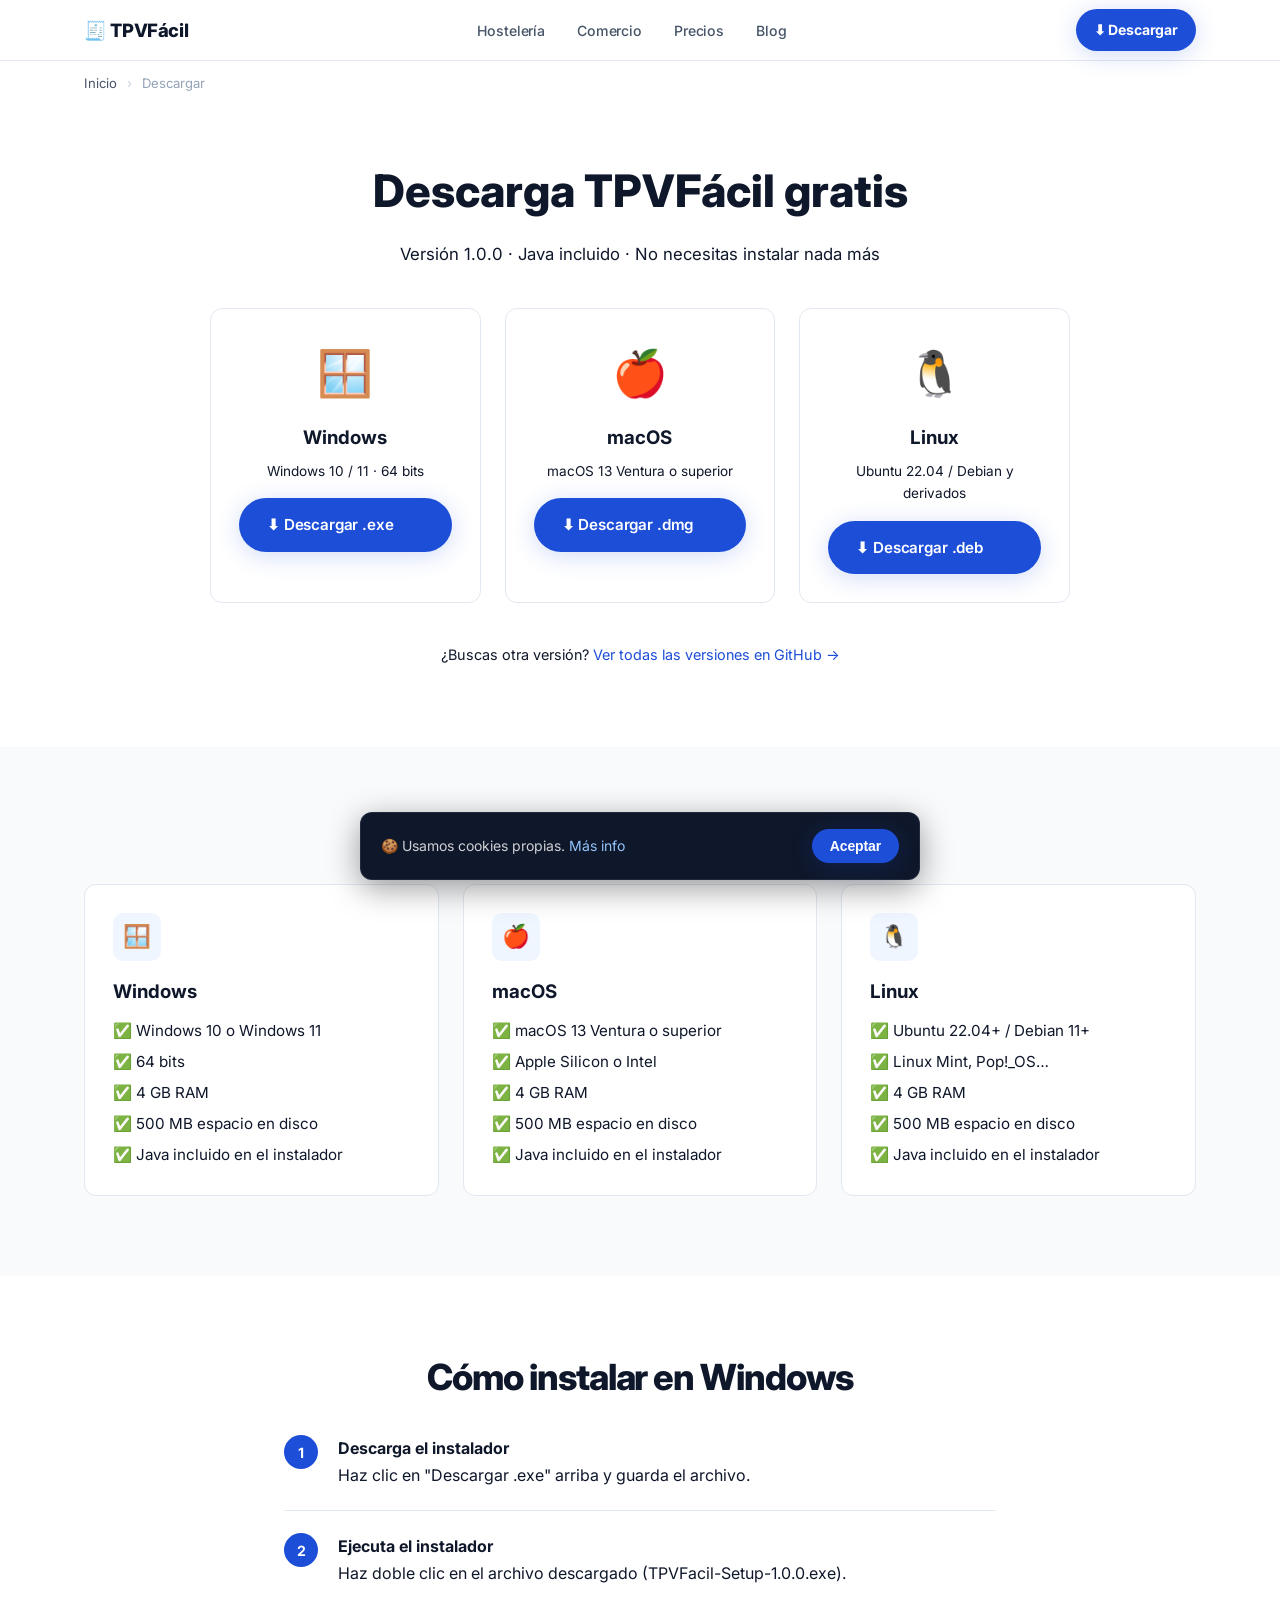
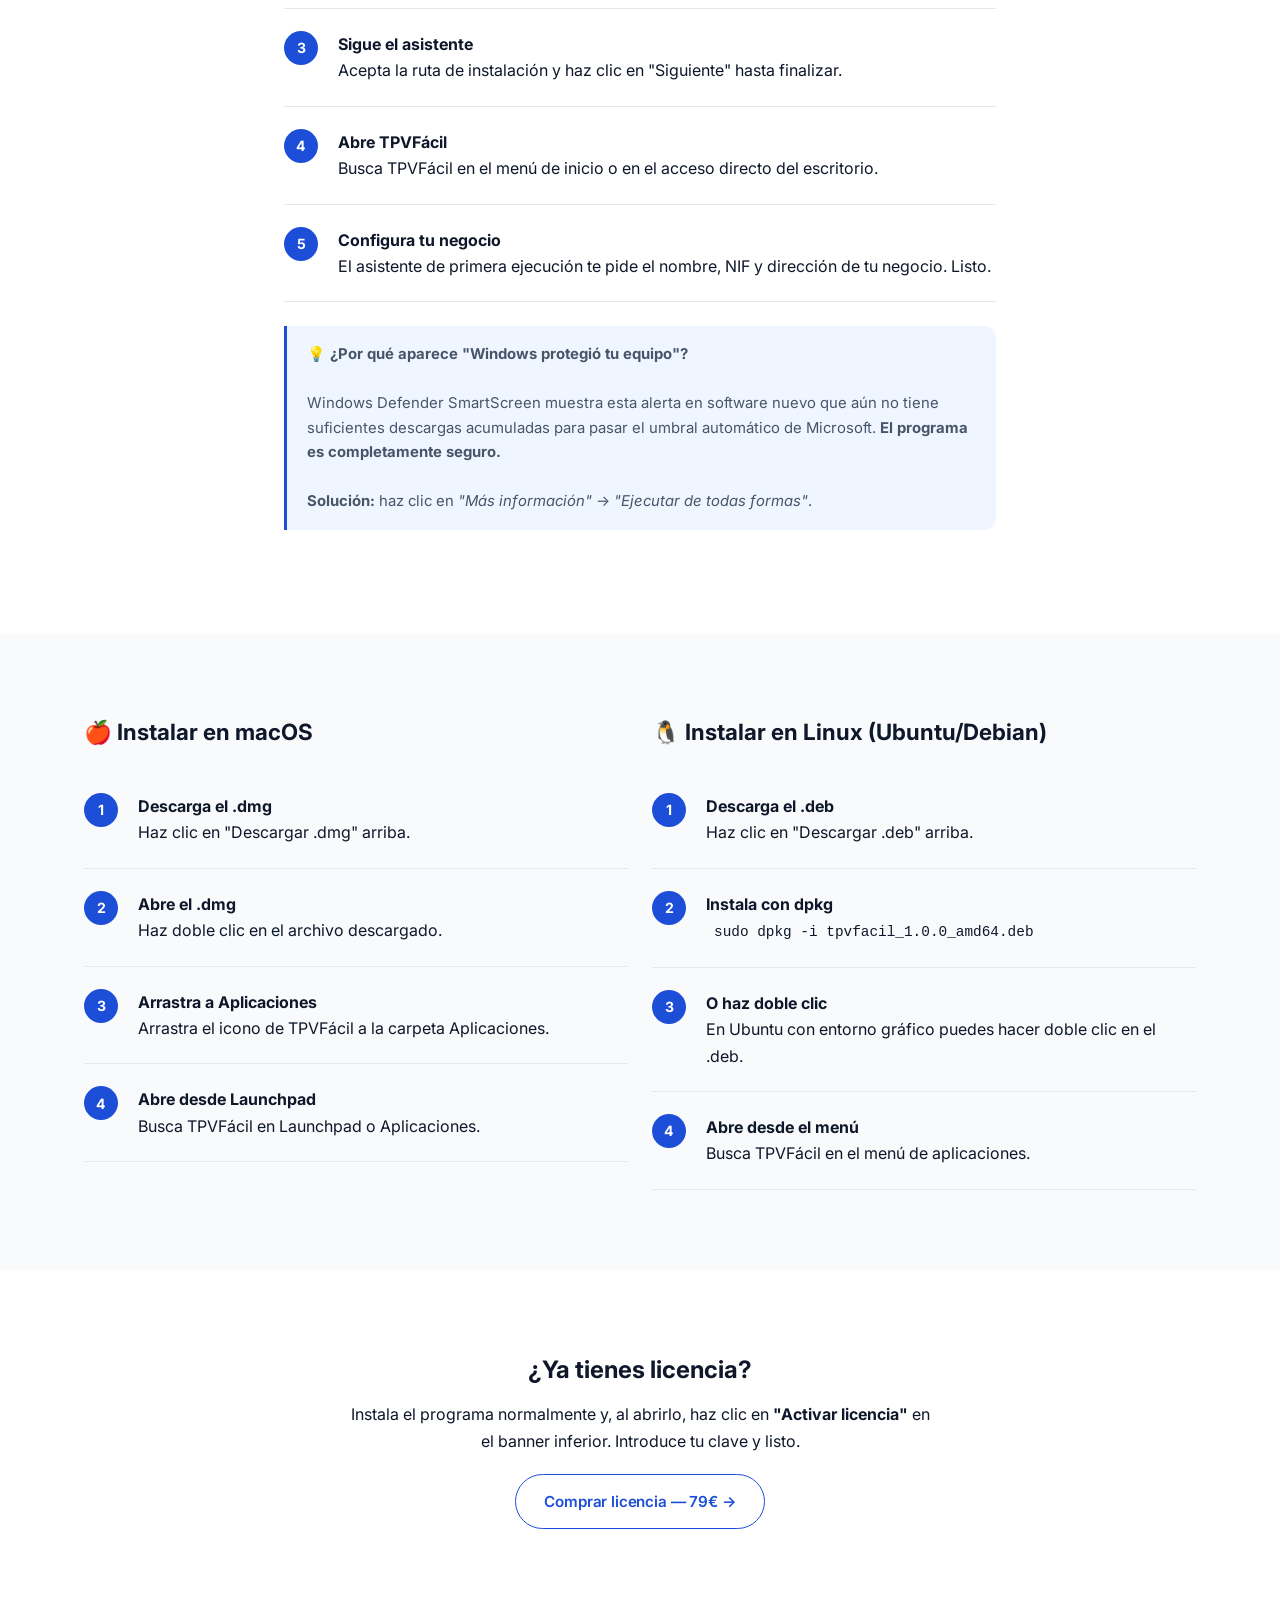
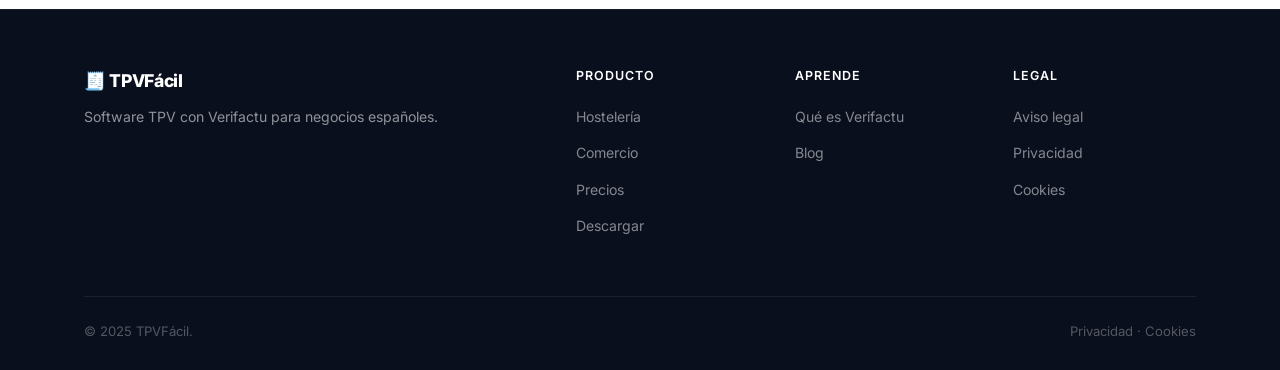
<file: Web/descargar/index.html>
<!DOCTYPE html>
<html lang="es">
<head>
  <meta charset="UTF-8">
  <meta name="viewport" content="width=device-width, initial-scale=1.0">
  <title>Descargar TPVFácil — Software TPV gratis para Windows, Mac y Linux</title>
  <meta name="description" content="Descarga TPVFácil gratis para Windows, macOS y Linux. No necesitas instalar Java. Compatible con Windows 10/11, macOS 13+ y Ubuntu.">
  <meta name="robots" content="index, follow">
  <link rel="canonical" href="https://tpvfacil.es/descargar/">
  <meta property="og:title"       content="Descargar TPVFácil gratis — Windows, Mac y Linux">
  <meta property="og:description" content="Descarga gratis el TPV con Verifactu para tu negocio.">
  <meta property="og:url"         content="https://tpvfacil.es/descargar/">
  <link rel="preconnect" href="https://fonts.googleapis.com">
  <link href="https://fonts.googleapis.com/css2?family=Inter:wght@400;500;600;700;800&display=swap" rel="stylesheet">
  <link rel="stylesheet" href="../assets/css/global.css">
  <script type="application/ld+json">
  {
    "@context": "https://schema.org",
    "@type": "SoftwareApplication",
    "name": "TPVFácil",
    "operatingSystem": "Windows 10, Windows 11, macOS 13, Ubuntu 22.04",
    "applicationCategory": "BusinessApplication",
    "downloadUrl": "https://github.com/SuliAragon/TPVFacil/releases/latest",
    "softwareVersion": "1.0.0",
    "offers": { "@type": "Offer", "price": "0", "priceCurrency": "EUR" }
  }
  </script>
</head>
<body>

<nav class="nav">
  <div class="contenedor">
    <div class="nav-inner">
      <a href="/" class="nav-logo">🧾 TPVFácil</a>
      <ul class="nav-links">
        <li><a href="/hosteleria/">Hostelería</a></li>
        <li><a href="/comercio/">Comercio</a></li>
        <li><a href="/precios/">Precios</a></li>
        <li><a href="/blog/">Blog</a></li>
      </ul>
      <a href="/descargar/" class="btn btn-primario btn-pequeno nav-cta" style="font-weight:700;">⬇ Descargar</a>
      <button class="nav-hamburger" id="btn-hamburguesa" aria-label="Menú" aria-expanded="false">
        <span></span><span></span><span></span>
      </button>
    </div>
  </div>
  <div class="nav-movil" id="nav-movil">
    <a href="/hosteleria/">🍽 Hostelería</a>
    <a href="/comercio/">🛍 Comercio</a>
    <a href="/precios/">💶 Precios</a>
    <a href="/blog/">📝 Blog</a>
    <a href="/descargar/" class="btn btn-primario mt-8">Descargar gratis →</a>
  </div>
</nav>

<nav aria-label="Breadcrumb">
  <div class="contenedor">
    <p class="breadcrumb"><a href="/">Inicio</a> <span>›</span> Descargar</p>
  </div>
</nav>

<!-- HERO DESCARGA -->
<section class="seccion" style="text-align:center; padding-top:48px;">
  <div class="contenedor">
    <h1 style="font-size:clamp(1.8rem,4vw,2.8rem); font-weight:800; margin-bottom:12px;">Descarga TPVFácil gratis</h1>
    <p class="text-gris" style="font-size:1.05rem; margin-bottom:40px;">Versión 1.0.0 · Java incluido · No necesitas instalar nada más</p>

    <!-- Botones de descarga por SO -->
    <div class="grid-3" style="max-width:860px; margin:0 auto 40px;">

      <div class="tarjeta text-center">
        <div style="font-size:2.8rem; margin-bottom:12px;">🪟</div>
        <h3 style="margin-bottom:6px;">Windows</h3>
        <p class="text-gris" style="font-size:0.85rem; margin-bottom:16px;">Windows 10 / 11 · 64 bits</p>
        <a href="https://github.com/SuliAragon/TPVFacil/releases/latest/download/TPVFacil-Setup-1.0.0.exe"
           class="btn btn-primario w-100"
           onclick="trackDescarga('windows')">
          ⬇ Descargar .exe
        </a>
      </div>

      <div class="tarjeta text-center">
        <div style="font-size:2.8rem; margin-bottom:12px;">🍎</div>
        <h3 style="margin-bottom:6px;">macOS</h3>
        <p class="text-gris" style="font-size:0.85rem; margin-bottom:16px;">macOS 13 Ventura o superior</p>
        <a href="https://github.com/SuliAragon/TPVFacil/releases/latest/download/TPVFacil-1.0.0.dmg"
           class="btn btn-primario w-100"
           onclick="trackDescarga('macos')">
          ⬇ Descargar .dmg
        </a>
      </div>

      <div class="tarjeta text-center">
        <div style="font-size:2.8rem; margin-bottom:12px;">🐧</div>
        <h3 style="margin-bottom:6px;">Linux</h3>
        <p class="text-gris" style="font-size:0.85rem; margin-bottom:16px;">Ubuntu 22.04 / Debian y derivados</p>
        <a href="https://github.com/SuliAragon/TPVFacil/releases/latest/download/tpvfacil_1.0.0_amd64.deb"
           class="btn btn-primario w-100"
           onclick="trackDescarga('linux')">
          ⬇ Descargar .deb
        </a>
      </div>
    </div>

    <p class="text-gris" style="font-size:0.9rem;">
      ¿Buscas otra versión?
      <a href="https://github.com/SuliAragon/TPVFacil/releases" target="_blank" rel="noopener">Ver todas las versiones en GitHub →</a>
    </p>
  </div>
</section>

<!-- REQUISITOS -->
<section class="seccion seccion-fondo">
  <div class="contenedor">
    <h2 class="seccion-titulo">Requisitos del sistema</h2>
    <div class="grid-3">
      <div class="tarjeta">
        <div class="feature-icon">🪟</div>
        <h3 style="margin-bottom:10px;">Windows</h3>
        <ul style="color:var(--gris); font-size:0.95rem; display:flex; flex-direction:column; gap:6px;">
          <li>✅ Windows 10 o Windows 11</li>
          <li>✅ 64 bits</li>
          <li>✅ 4 GB RAM</li>
          <li>✅ 500 MB espacio en disco</li>
          <li>✅ Java incluido en el instalador</li>
        </ul>
      </div>
      <div class="tarjeta">
        <div class="feature-icon">🍎</div>
        <h3 style="margin-bottom:10px;">macOS</h3>
        <ul style="color:var(--gris); font-size:0.95rem; display:flex; flex-direction:column; gap:6px;">
          <li>✅ macOS 13 Ventura o superior</li>
          <li>✅ Apple Silicon o Intel</li>
          <li>✅ 4 GB RAM</li>
          <li>✅ 500 MB espacio en disco</li>
          <li>✅ Java incluido en el instalador</li>
        </ul>
      </div>
      <div class="tarjeta">
        <div class="feature-icon">🐧</div>
        <h3 style="margin-bottom:10px;">Linux</h3>
        <ul style="color:var(--gris); font-size:0.95rem; display:flex; flex-direction:column; gap:6px;">
          <li>✅ Ubuntu 22.04+ / Debian 11+</li>
          <li>✅ Linux Mint, Pop!_OS…</li>
          <li>✅ 4 GB RAM</li>
          <li>✅ 500 MB espacio en disco</li>
          <li>✅ Java incluido en el instalador</li>
        </ul>
      </div>
    </div>
  </div>
</section>

<!-- INSTRUCCIONES WINDOWS -->
<section class="seccion">
  <div class="contenedor" style="max-width:760px;">
    <h2 class="seccion-titulo">Cómo instalar en Windows</h2>
    <div class="pasos">
      <div class="paso"><div class="paso-num"></div><div><strong>Descarga el instalador</strong><br><span class="text-gris">Haz clic en "Descargar .exe" arriba y guarda el archivo.</span></div></div>
      <div class="paso"><div class="paso-num"></div><div><strong>Ejecuta el instalador</strong><br><span class="text-gris">Haz doble clic en el archivo descargado (TPVFacil-Setup-1.0.0.exe).</span></div></div>
      <div class="paso"><div class="paso-num"></div><div><strong>Sigue el asistente</strong><br><span class="text-gris">Acepta la ruta de instalación y haz clic en "Siguiente" hasta finalizar.</span></div></div>
      <div class="paso"><div class="paso-num"></div><div><strong>Abre TPVFácil</strong><br><span class="text-gris">Busca TPVFácil en el menú de inicio o en el acceso directo del escritorio.</span></div></div>
      <div class="paso"><div class="paso-num"></div><div><strong>Configura tu negocio</strong><br><span class="text-gris">El asistente de primera ejecución te pide el nombre, NIF y dirección de tu negocio. Listo.</span></div></div>
    </div>

    <!-- Aviso SmartScreen -->
    <div class="aviso mt-24">
      <strong>💡 ¿Por qué aparece "Windows protegió tu equipo"?</strong><br><br>
      Windows Defender SmartScreen muestra esta alerta en software nuevo que aún no tiene suficientes descargas acumuladas para pasar el umbral automático de Microsoft. <strong>El programa es completamente seguro.</strong><br><br>
      <strong>Solución:</strong> haz clic en <em>"Más información"</em> → <em>"Ejecutar de todas formas"</em>.
    </div>
  </div>
</section>

<!-- INSTRUCCIONES MAC Y LINUX -->
<section class="seccion seccion-fondo">
  <div class="contenedor">
    <div class="grid-2">
      <div>
        <h2 style="font-size:1.4rem; font-weight:700; margin-bottom:20px;">🍎 Instalar en macOS</h2>
        <div class="pasos">
          <div class="paso"><div class="paso-num"></div><div><strong>Descarga el .dmg</strong><br><span class="text-gris">Haz clic en "Descargar .dmg" arriba.</span></div></div>
          <div class="paso"><div class="paso-num"></div><div><strong>Abre el .dmg</strong><br><span class="text-gris">Haz doble clic en el archivo descargado.</span></div></div>
          <div class="paso"><div class="paso-num"></div><div><strong>Arrastra a Aplicaciones</strong><br><span class="text-gris">Arrastra el icono de TPVFácil a la carpeta Aplicaciones.</span></div></div>
          <div class="paso"><div class="paso-num"></div><div><strong>Abre desde Launchpad</strong><br><span class="text-gris">Busca TPVFácil en Launchpad o Aplicaciones.</span></div></div>
        </div>
      </div>
      <div>
        <h2 style="font-size:1.4rem; font-weight:700; margin-bottom:20px;">🐧 Instalar en Linux (Ubuntu/Debian)</h2>
        <div class="pasos">
          <div class="paso"><div class="paso-num"></div><div><strong>Descarga el .deb</strong><br><span class="text-gris">Haz clic en "Descargar .deb" arriba.</span></div></div>
          <div class="paso"><div class="paso-num"></div><div><strong>Instala con dpkg</strong><br><code style="background:var(--fondo); padding:4px 8px; border-radius:4px; font-size:0.9rem;">sudo dpkg -i tpvfacil_1.0.0_amd64.deb</code></div></div>
          <div class="paso"><div class="paso-num"></div><div><strong>O haz doble clic</strong><br><span class="text-gris">En Ubuntu con entorno gráfico puedes hacer doble clic en el .deb.</span></div></div>
          <div class="paso"><div class="paso-num"></div><div><strong>Abre desde el menú</strong><br><span class="text-gris">Busca TPVFácil en el menú de aplicaciones.</span></div></div>
        </div>
      </div>
    </div>
  </div>
</section>

<!-- ¿YA TIENES LICENCIA? -->
<section class="seccion">
  <div class="contenedor" style="max-width:640px; text-align:center;">
    <h2 style="font-size:1.5rem; font-weight:700; margin-bottom:12px;">¿Ya tienes licencia?</h2>
    <p class="text-gris" style="margin-bottom:20px;">Instala el programa normalmente y, al abrirlo, haz clic en <strong>"Activar licencia"</strong> en el banner inferior. Introduce tu clave y listo.</p>
    <a href="/precios/" class="btn btn-secundario">Comprar licencia — 79€ →</a>
  </div>
</section>

<footer class="footer">
  <div class="contenedor">
    <div class="footer-grid">
      <div><p class="footer-marca">🧾 TPVFácil</p><p class="footer-desc">Software TPV con Verifactu para negocios españoles.</p></div>
      <div class="footer-col"><h4>Producto</h4><ul><li><a href="/hosteleria/">Hostelería</a></li><li><a href="/comercio/">Comercio</a></li><li><a href="/precios/">Precios</a></li><li><a href="/descargar/">Descargar</a></li></ul></div>
      <div class="footer-col"><h4>Aprende</h4><ul><li><a href="/verifactu/">Qué es Verifactu</a></li><li><a href="/blog/">Blog</a></li></ul></div>
      <div class="footer-col"><h4>Legal</h4><ul><li><a href="/legal/aviso-legal.html">Aviso legal</a></li><li><a href="/legal/privacidad.html">Privacidad</a></li><li><a href="/legal/cookies.html">Cookies</a></li></ul></div>
    </div>
    <div class="footer-bottom"><span>© 2025 TPVFácil.</span><span><a href="/legal/privacidad.html">Privacidad</a> · <a href="/legal/cookies.html">Cookies</a></span></div>
  </div>
</footer>
<div id="banner-cookies" class="oculto"><p>🍪 Usamos cookies propias. <a href="/legal/cookies.html">Más info</a></p><button id="aceptar-cookies" class="btn btn-primario btn-pequeno">Aceptar</button></div>
<script src="../assets/js/main.js"></script>
</body>
</html>
</file>
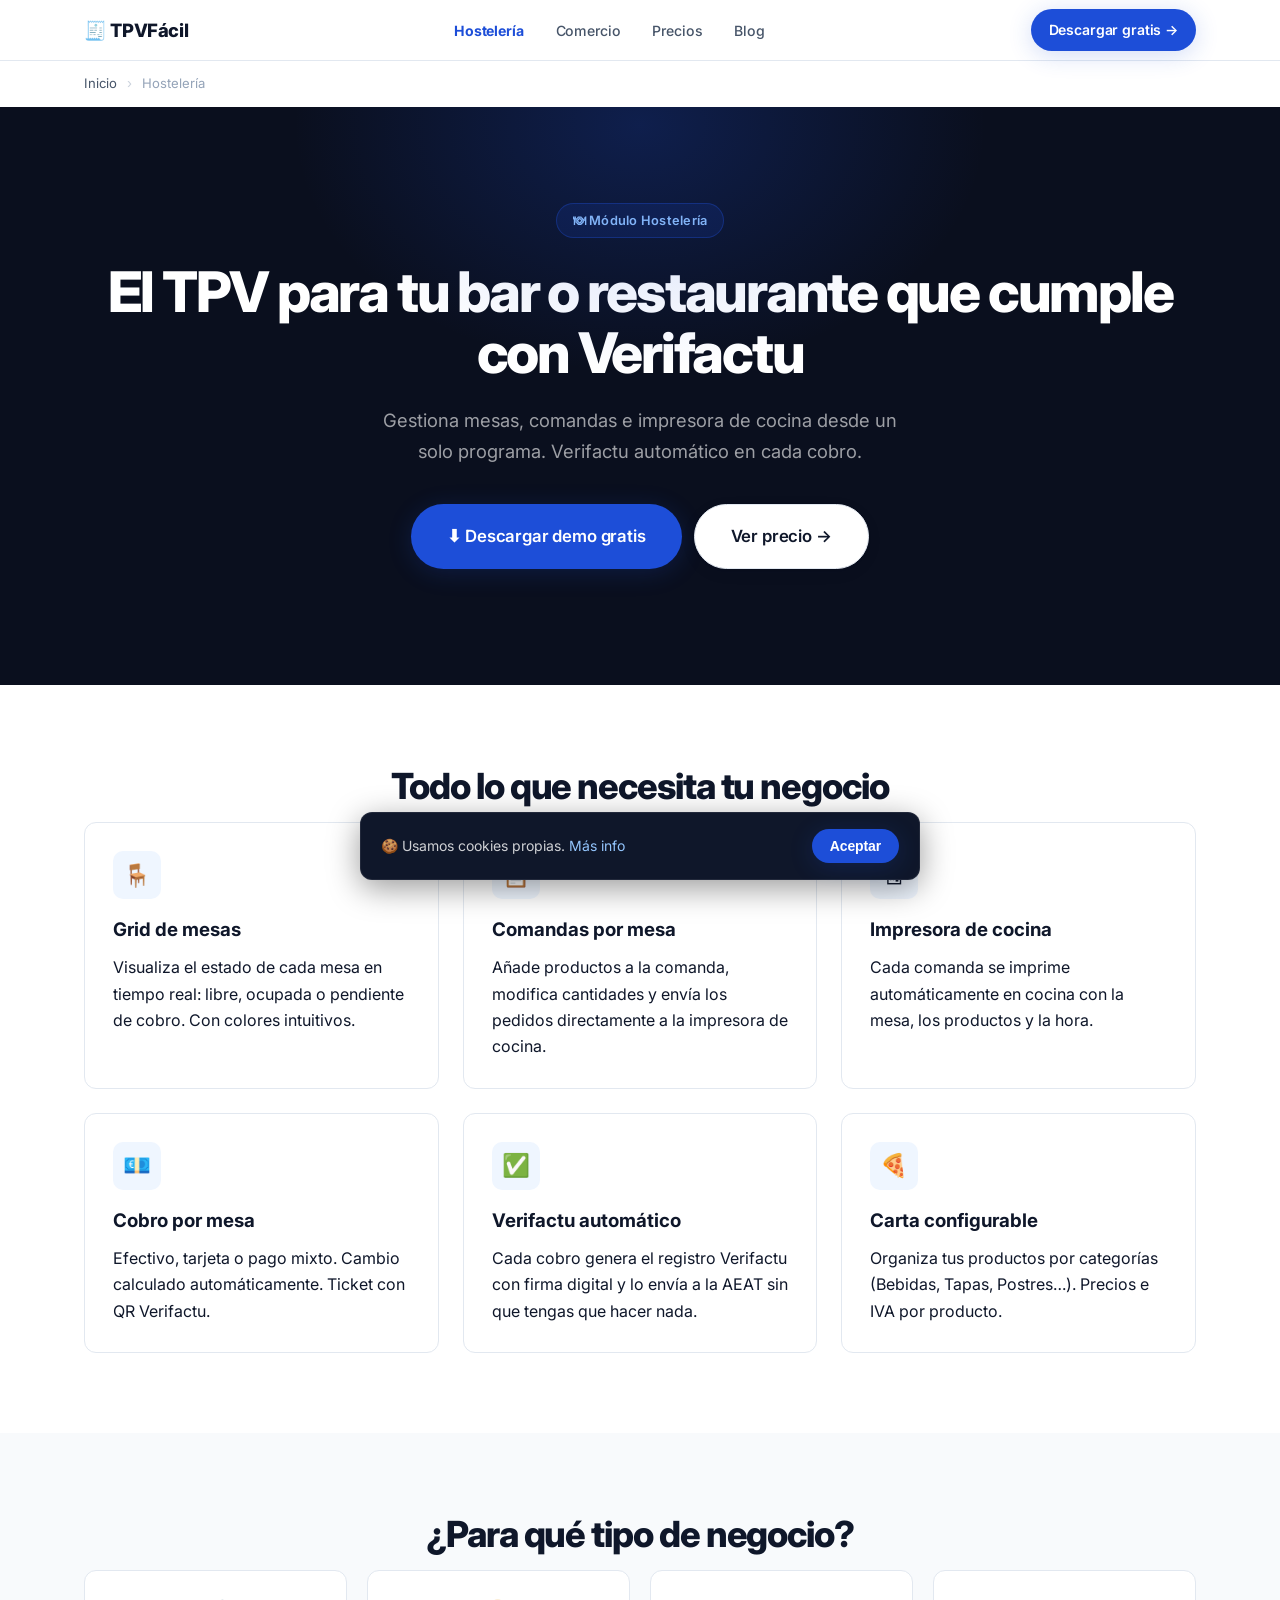
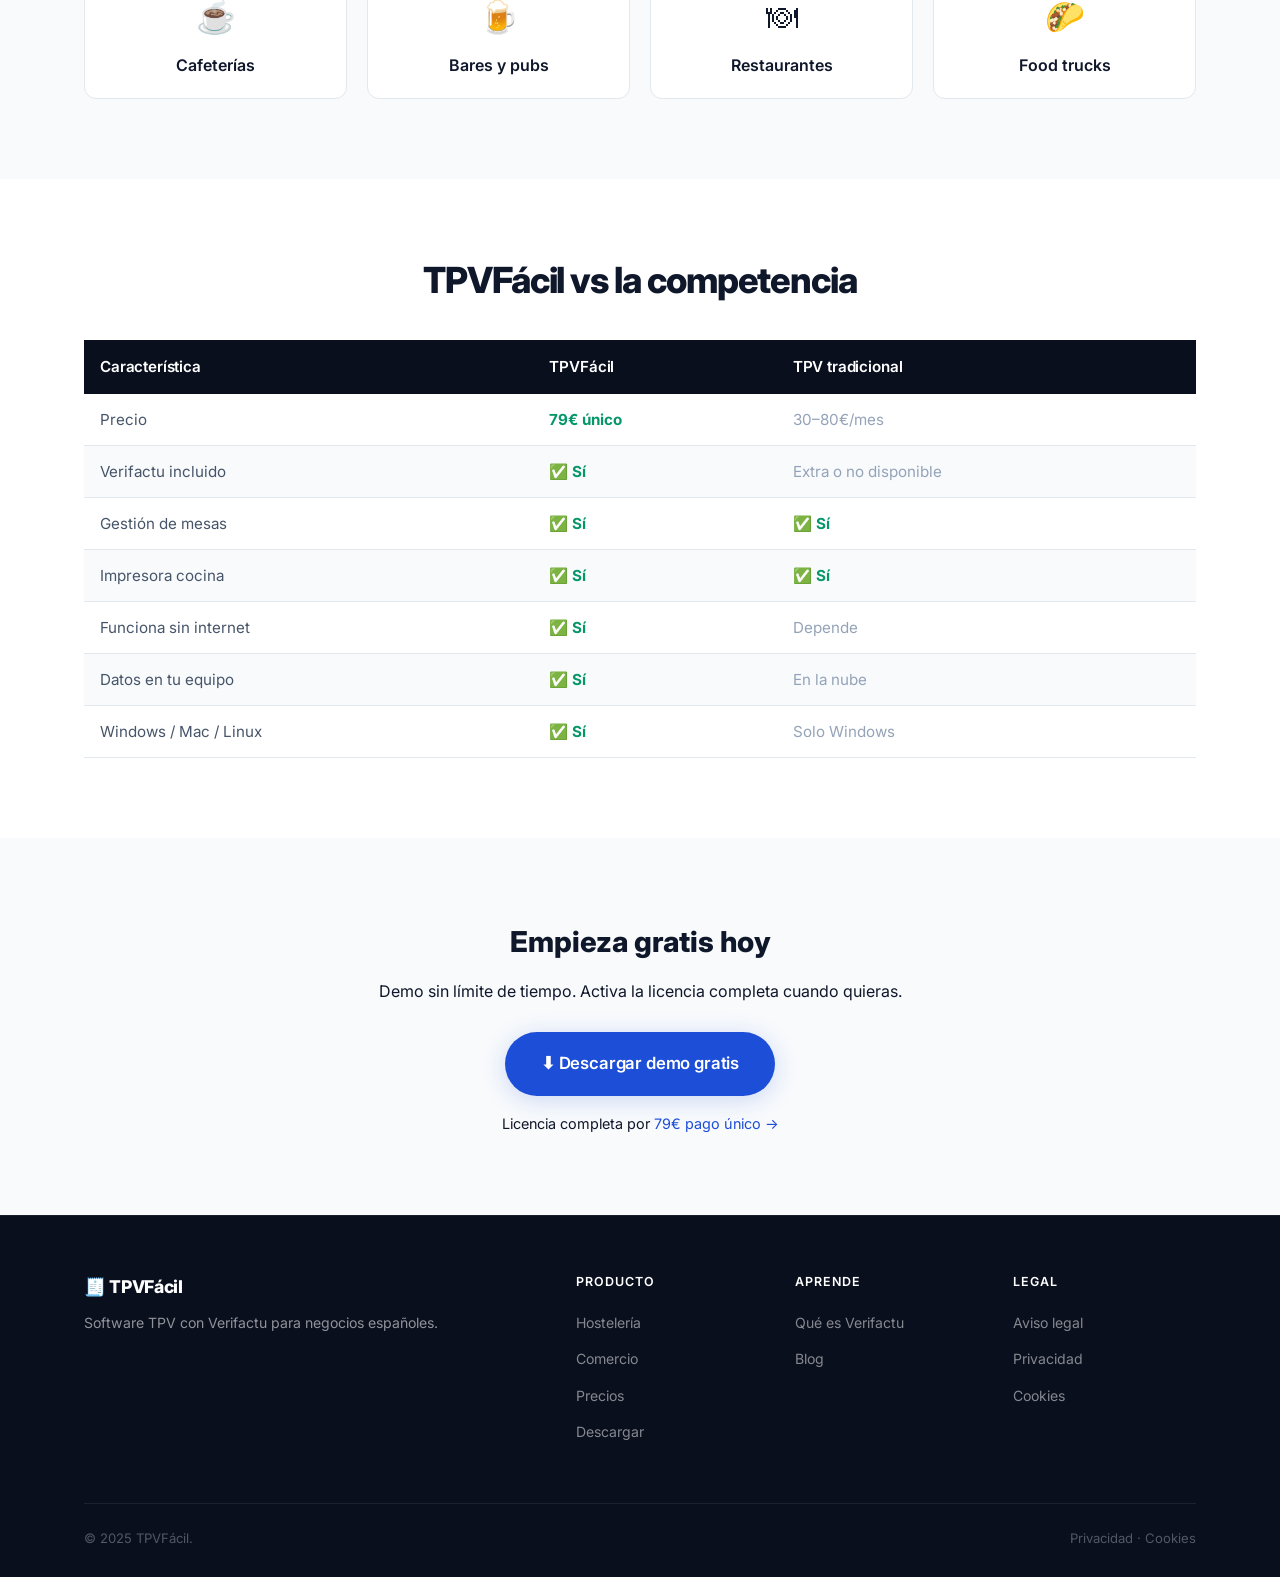
<file: Web/hosteleria/index.html>
<!DOCTYPE html>
<html lang="es">
<head>
  <meta charset="UTF-8">
  <meta name="viewport" content="width=device-width, initial-scale=1.0">
  <title>TPV para Hostelería con Verifactu — Bares y Restaurantes | TPVFácil</title>
  <meta name="description" content="Software TPV para bares, restaurantes y cafeterías con Verifactu. Gestión de mesas, comandas y cocina. Pago único 79€. Prueba gratis.">
  <meta name="robots" content="index, follow">
  <link rel="canonical" href="https://tpvfacil.es/hosteleria/">
  <meta property="og:title"       content="TPV Hostelería con Verifactu | TPVFácil">
  <meta property="og:description" content="Mesas, comandas, cocina y Verifactu incluido. Pago único 79€.">
  <meta property="og:url"         content="https://tpvfacil.es/hosteleria/">
  <link rel="preconnect" href="https://fonts.googleapis.com">
  <link href="https://fonts.googleapis.com/css2?family=Inter:wght@400;500;600;700;800&display=swap" rel="stylesheet">
  <link rel="stylesheet" href="../assets/css/global.css">
  <script type="application/ld+json">
  {
    "@context": "https://schema.org",
    "@type": "SoftwareApplication",
    "name": "TPVFácil — Módulo Hostelería",
    "applicationCategory": "BusinessApplication",
    "audience": { "@type": "Audience", "audienceType": "Restaurantes, bares, cafeterías" },
    "offers": { "@type": "Offer", "price": "79", "priceCurrency": "EUR" },
    "breadcrumb": {
      "@type": "BreadcrumbList",
      "itemListElement": [
        { "@type": "ListItem", "position": 1, "name": "Inicio",     "item": "https://tpvfacil.es/" },
        { "@type": "ListItem", "position": 2, "name": "Hostelería", "item": "https://tpvfacil.es/hosteleria/" }
      ]
    }
  }
  </script>
</head>
<body>

<nav class="nav">
  <div class="contenedor">
    <div class="nav-inner">
      <a href="/" class="nav-logo">🧾 TPVFácil</a>
      <ul class="nav-links">
        <li><a href="/hosteleria/" style="color:var(--azul); font-weight:700;">Hostelería</a></li>
        <li><a href="/comercio/">Comercio</a></li>
        <li><a href="/precios/">Precios</a></li>
        <li><a href="/blog/">Blog</a></li>
      </ul>
      <a href="/descargar/" class="btn btn-primario btn-pequeno nav-cta">Descargar gratis →</a>
      <button class="nav-hamburger" id="btn-hamburguesa" aria-label="Menú" aria-expanded="false">
        <span></span><span></span><span></span>
      </button>
    </div>
  </div>
  <div class="nav-movil" id="nav-movil">
    <a href="/hosteleria/">🍽 Hostelería</a>
    <a href="/comercio/">🛍 Comercio</a>
    <a href="/precios/">💶 Precios</a>
    <a href="/blog/">📝 Blog</a>
    <a href="/descargar/" class="btn btn-primario mt-8">Descargar gratis →</a>
  </div>
</nav>

<nav aria-label="Breadcrumb">
  <div class="contenedor">
    <p class="breadcrumb"><a href="/">Inicio</a> <span>›</span> Hostelería</p>
  </div>
</nav>

<!-- HERO -->
<section class="hero">
  <div class="contenedor">
    <span class="hero-badge">🍽 Módulo Hostelería</span>
    <h1>El TPV para tu bar o restaurante que cumple con Verifactu</h1>
    <p class="hero-subtitulo">Gestiona mesas, comandas e impresora de cocina desde un solo programa. Verifactu automático en cada cobro.</p>
    <div class="hero-botones">
      <a href="/descargar/" class="btn btn-primario btn-grande">⬇ Descargar demo gratis</a>
      <a href="/precios/"   class="btn btn-blanco btn-grande">Ver precio →</a>
    </div>
  </div>
</section>

<!-- FUNCIONALIDADES -->
<section class="seccion">
  <div class="contenedor">
    <h2 class="seccion-titulo">Todo lo que necesita tu negocio</h2>
    <div class="grid-3">
      <div class="tarjeta">
        <div class="feature-icon">🪑</div>
        <h3 style="margin-bottom:8px;">Grid de mesas</h3>
        <p class="text-gris">Visualiza el estado de cada mesa en tiempo real: libre, ocupada o pendiente de cobro. Con colores intuitivos.</p>
      </div>
      <div class="tarjeta">
        <div class="feature-icon">📋</div>
        <h3 style="margin-bottom:8px;">Comandas por mesa</h3>
        <p class="text-gris">Añade productos a la comanda, modifica cantidades y envía los pedidos directamente a la impresora de cocina.</p>
      </div>
      <div class="tarjeta">
        <div class="feature-icon">🖨</div>
        <h3 style="margin-bottom:8px;">Impresora de cocina</h3>
        <p class="text-gris">Cada comanda se imprime automáticamente en cocina con la mesa, los productos y la hora.</p>
      </div>
      <div class="tarjeta">
        <div class="feature-icon">💶</div>
        <h3 style="margin-bottom:8px;">Cobro por mesa</h3>
        <p class="text-gris">Efectivo, tarjeta o pago mixto. Cambio calculado automáticamente. Ticket con QR Verifactu.</p>
      </div>
      <div class="tarjeta">
        <div class="feature-icon">✅</div>
        <h3 style="margin-bottom:8px;">Verifactu automático</h3>
        <p class="text-gris">Cada cobro genera el registro Verifactu con firma digital y lo envía a la AEAT sin que tengas que hacer nada.</p>
      </div>
      <div class="tarjeta">
        <div class="feature-icon">🍕</div>
        <h3 style="margin-bottom:8px;">Carta configurable</h3>
        <p class="text-gris">Organiza tus productos por categorías (Bebidas, Tapas, Postres…). Precios e IVA por producto.</p>
      </div>
    </div>
  </div>
</section>

<!-- PARA QUIÉN -->
<section class="seccion seccion-fondo">
  <div class="contenedor">
    <h2 class="seccion-titulo">¿Para qué tipo de negocio?</h2>
    <div class="grid-4">
      <div class="tarjeta text-center" style="padding:20px 14px;">
        <div style="font-size:2rem; margin-bottom:8px;">☕</div>
        <p style="font-weight:600;">Cafeterías</p>
      </div>
      <div class="tarjeta text-center" style="padding:20px 14px;">
        <div style="font-size:2rem; margin-bottom:8px;">🍺</div>
        <p style="font-weight:600;">Bares y pubs</p>
      </div>
      <div class="tarjeta text-center" style="padding:20px 14px;">
        <div style="font-size:2rem; margin-bottom:8px;">🍽</div>
        <p style="font-weight:600;">Restaurantes</p>
      </div>
      <div class="tarjeta text-center" style="padding:20px 14px;">
        <div style="font-size:2rem; margin-bottom:8px;">🌮</div>
        <p style="font-weight:600;">Food trucks</p>
      </div>
    </div>
  </div>
</section>

<!-- COMPARATIVA -->
<section class="seccion">
  <div class="contenedor">
    <h2 class="seccion-titulo">TPVFácil vs la competencia</h2>
    <div style="overflow-x:auto;">
      <table class="tabla-comparativa">
        <thead>
          <tr>
            <th>Característica</th>
            <th>TPVFácil</th>
            <th>TPV tradicional</th>
          </tr>
        </thead>
        <tbody>
          <tr><td>Precio</td><td class="si">79€ único</td><td class="no">30–80€/mes</td></tr>
          <tr><td>Verifactu incluido</td><td class="si">✅ Sí</td><td class="no">Extra o no disponible</td></tr>
          <tr><td>Gestión de mesas</td><td class="si">✅ Sí</td><td class="si">✅ Sí</td></tr>
          <tr><td>Impresora cocina</td><td class="si">✅ Sí</td><td class="si">✅ Sí</td></tr>
          <tr><td>Funciona sin internet</td><td class="si">✅ Sí</td><td class="no">Depende</td></tr>
          <tr><td>Datos en tu equipo</td><td class="si">✅ Sí</td><td class="no">En la nube</td></tr>
          <tr><td>Windows / Mac / Linux</td><td class="si">✅ Sí</td><td class="no">Solo Windows</td></tr>
        </tbody>
      </table>
    </div>
  </div>
</section>

<!-- CTA -->
<section class="seccion seccion-fondo">
  <div class="contenedor text-center">
    <h2 style="font-size:1.8rem; font-weight:800; margin-bottom:12px;">Empieza gratis hoy</h2>
    <p class="text-gris" style="margin-bottom:28px;">Demo sin límite de tiempo. Activa la licencia completa cuando quieras.</p>
    <a href="/descargar/" class="btn btn-primario btn-grande">⬇ Descargar demo gratis</a>
    <p class="text-gris mt-16" style="font-size:.9rem;">Licencia completa por <a href="/precios/">79€ pago único →</a></p>
  </div>
</section>

<footer class="footer">
  <div class="contenedor">
    <div class="footer-grid">
      <div><p class="footer-marca">🧾 TPVFácil</p><p class="footer-desc">Software TPV con Verifactu para negocios españoles.</p></div>
      <div class="footer-col"><h4>Producto</h4><ul><li><a href="/hosteleria/">Hostelería</a></li><li><a href="/comercio/">Comercio</a></li><li><a href="/precios/">Precios</a></li><li><a href="/descargar/">Descargar</a></li></ul></div>
      <div class="footer-col"><h4>Aprende</h4><ul><li><a href="/verifactu/">Qué es Verifactu</a></li><li><a href="/blog/">Blog</a></li></ul></div>
      <div class="footer-col"><h4>Legal</h4><ul><li><a href="/legal/aviso-legal.html">Aviso legal</a></li><li><a href="/legal/privacidad.html">Privacidad</a></li><li><a href="/legal/cookies.html">Cookies</a></li></ul></div>
    </div>
    <div class="footer-bottom"><span>© 2025 TPVFácil.</span><span><a href="/legal/privacidad.html">Privacidad</a> · <a href="/legal/cookies.html">Cookies</a></span></div>
  </div>
</footer>
<div id="banner-cookies" class="oculto"><p>🍪 Usamos cookies propias. <a href="/legal/cookies.html">Más info</a></p><button id="aceptar-cookies" class="btn btn-primario btn-pequeno">Aceptar</button></div>
<script src="../assets/js/main.js"></script>
</body>
</html>
</file>
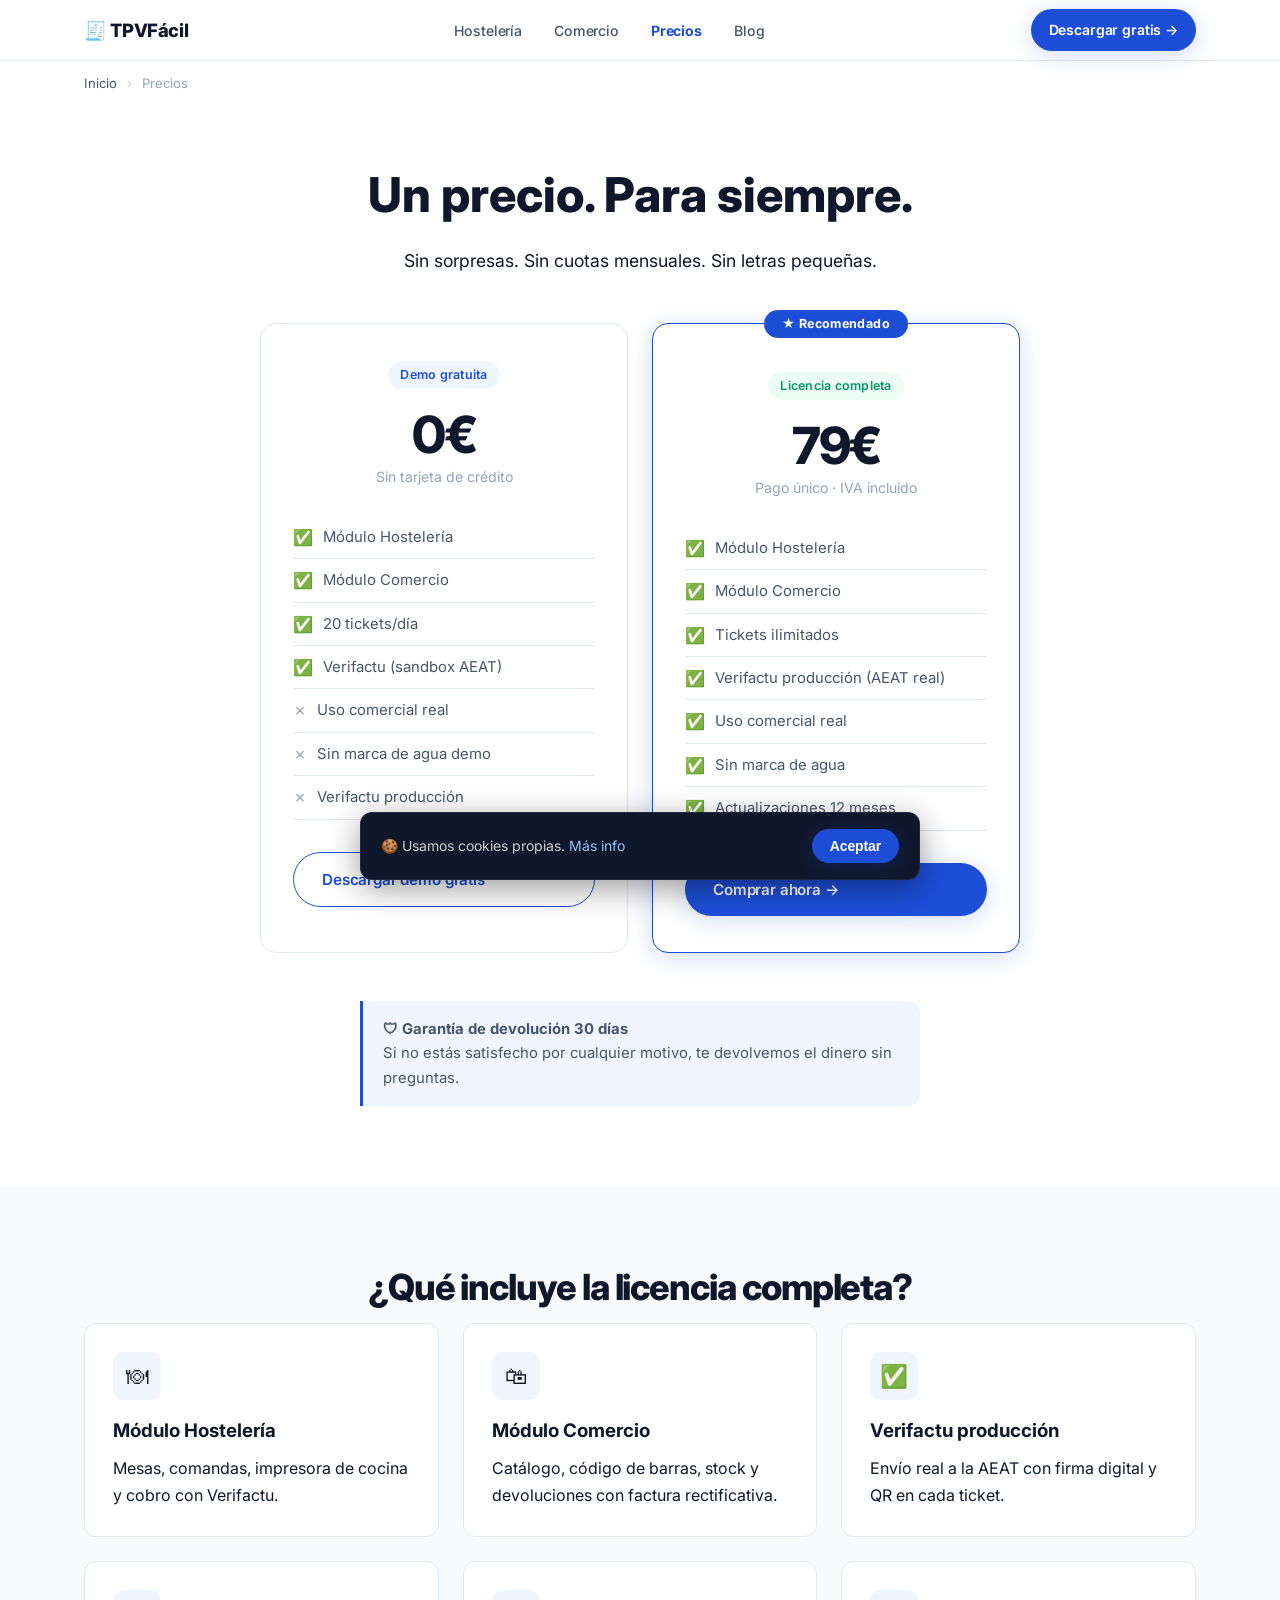
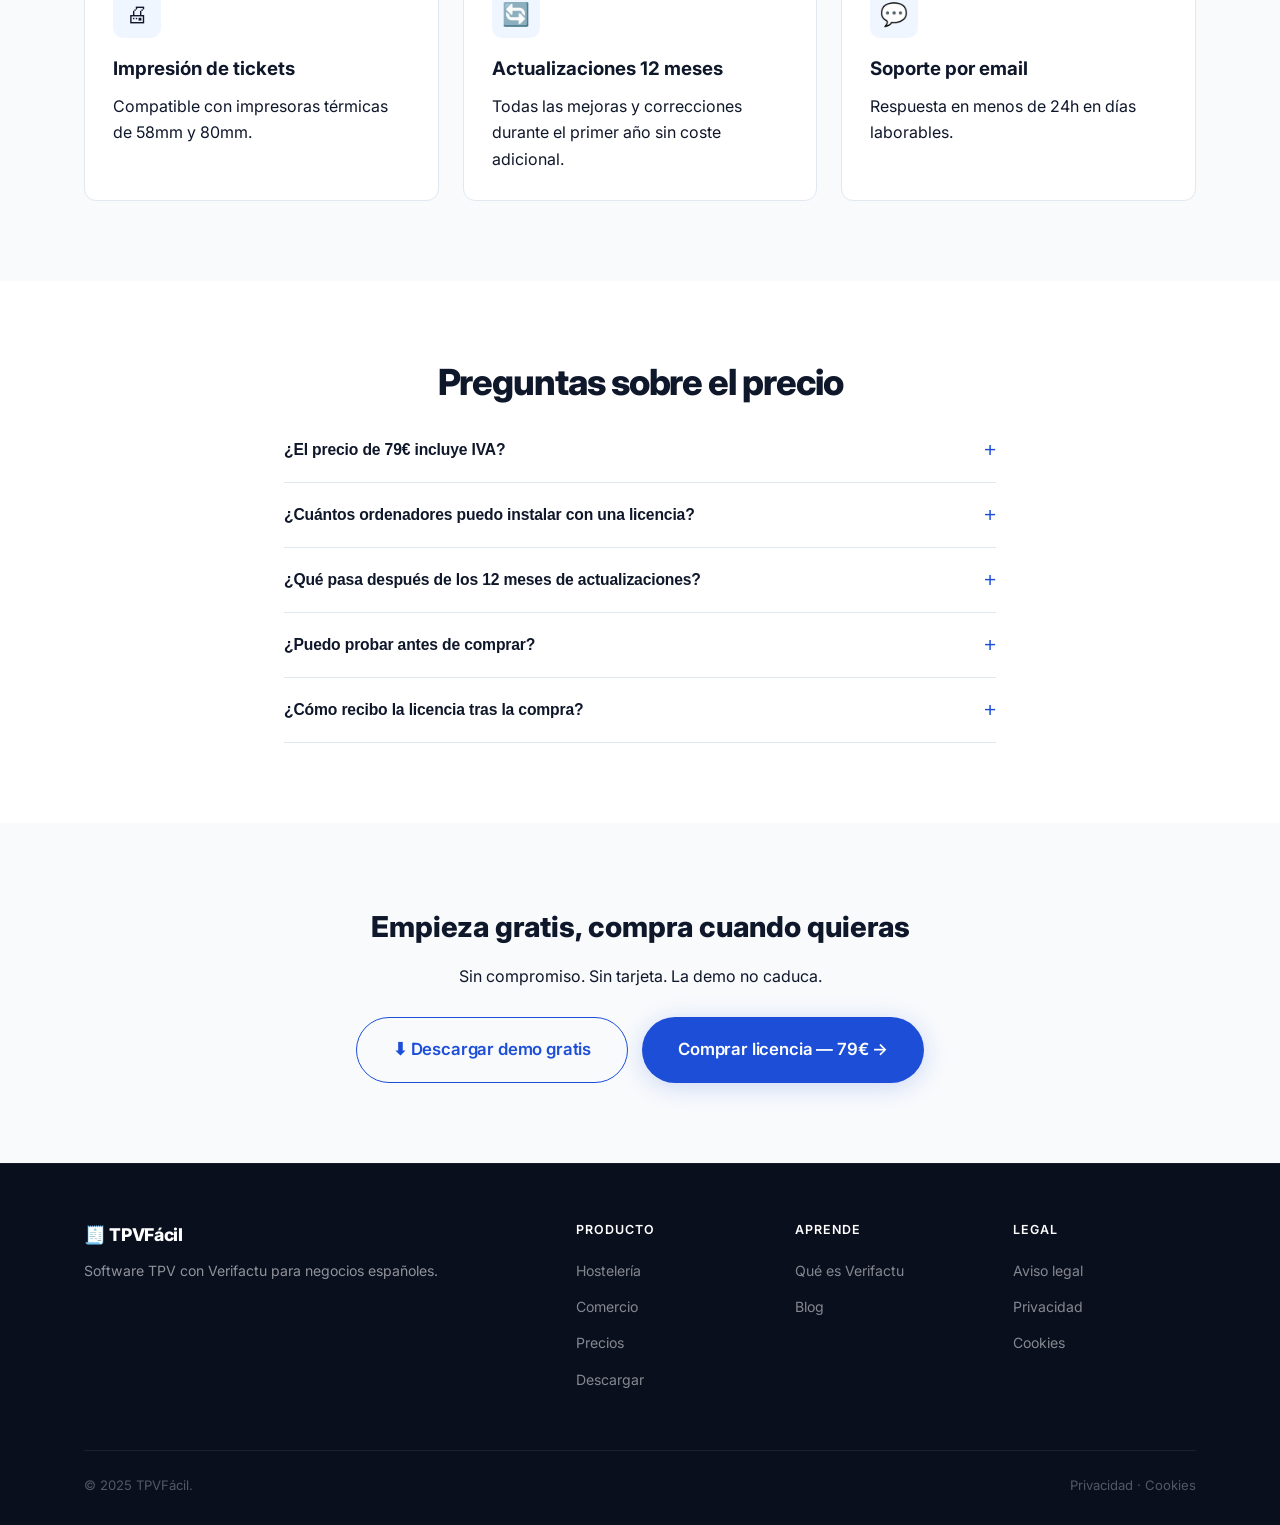
<file: Web/precios/index.html>
<!DOCTYPE html>
<html lang="es">
<head>
  <meta charset="UTF-8">
  <meta name="viewport" content="width=device-width, initial-scale=1.0">
  <title>Precio TPVFácil — Software TPV desde 79€ pago único | Sin cuotas</title>
  <meta name="description" content="TPVFácil 79€ pago único. Hostelería y comercio incluidos. Sin cuotas mensuales. Prueba gratis sin tarjeta de crédito.">
  <meta name="robots" content="index, follow">
  <link rel="canonical" href="https://tpvfacil.es/precios/">
  <meta property="og:title"       content="Precio TPVFácil — 79€ pago único | Sin cuotas">
  <meta property="og:description" content="Sin cuotas mensuales. Hostelería + comercio + Verifactu por 79€.">
  <meta property="og:url"         content="https://tpvfacil.es/precios/">
  <link rel="preconnect" href="https://fonts.googleapis.com">
  <link href="https://fonts.googleapis.com/css2?family=Inter:wght@400;500;600;700;800&display=swap" rel="stylesheet">
  <link rel="stylesheet" href="../assets/css/global.css">
  <script type="application/ld+json">
  {
    "@context": "https://schema.org",
    "@graph": [
      {
        "@type": "SoftwareApplication",
        "name": "TPVFácil",
        "offers": {
          "@type": "Offer",
          "price": "79",
          "priceCurrency": "EUR",
          "availability": "https://schema.org/InStock",
          "priceValidUntil": "2026-12-31"
        }
      },
      {
        "@type": "FAQPage",
        "mainEntity": [
          {
            "@type": "Question",
            "name": "¿El precio de 79€ incluye IVA?",
            "acceptedAnswer": { "@type": "Answer", "text": "Sí, el precio de 79€ ya incluye el IVA. No hay cargos adicionales." }
          },
          {
            "@type": "Question",
            "name": "¿Cuántos ordenadores puedo instalar con una licencia?",
            "acceptedAnswer": { "@type": "Answer", "text": "Una licencia es válida para un equipo. La clave se vincula al hardware de tu ordenador." }
          },
          {
            "@type": "Question",
            "name": "¿Qué pasa después de los 12 meses de actualizaciones?",
            "acceptedAnswer": { "@type": "Answer", "text": "El programa sigue funcionando para siempre. Solo dejarás de recibir actualizaciones automáticas, aunque puedes renovar por un precio reducido." }
          }
        ]
      }
    ]
  }
  </script>
</head>
<body>

<nav class="nav">
  <div class="contenedor">
    <div class="nav-inner">
      <a href="/" class="nav-logo">🧾 TPVFácil</a>
      <ul class="nav-links">
        <li><a href="/hosteleria/">Hostelería</a></li>
        <li><a href="/comercio/">Comercio</a></li>
        <li><a href="/precios/" style="color:var(--azul); font-weight:700;">Precios</a></li>
        <li><a href="/blog/">Blog</a></li>
      </ul>
      <a href="/descargar/" class="btn btn-primario btn-pequeno nav-cta">Descargar gratis →</a>
      <button class="nav-hamburger" id="btn-hamburguesa" aria-label="Menú" aria-expanded="false">
        <span></span><span></span><span></span>
      </button>
    </div>
  </div>
  <div class="nav-movil" id="nav-movil">
    <a href="/hosteleria/">🍽 Hostelería</a>
    <a href="/comercio/">🛍 Comercio</a>
    <a href="/precios/">💶 Precios</a>
    <a href="/blog/">📝 Blog</a>
    <a href="/descargar/" class="btn btn-primario mt-8">Descargar gratis →</a>
  </div>
</nav>

<nav aria-label="Breadcrumb">
  <div class="contenedor">
    <p class="breadcrumb"><a href="/">Inicio</a> <span>›</span> Precios</p>
  </div>
</nav>

<!-- HERO -->
<section class="seccion" style="text-align:center; padding-top:48px;">
  <div class="contenedor">
    <h1 style="font-size:clamp(2rem,5vw,3rem); font-weight:800; margin-bottom:12px;">Un precio. Para siempre.</h1>
    <p class="text-gris" style="font-size:1.1rem; max-width:520px; margin:0 auto 48px;">Sin sorpresas. Sin cuotas mensuales. Sin letras pequeñas.</p>

    <!-- Tarjetas de precio -->
    <div class="grid-2" style="max-width:760px; margin:0 auto 48px;">
      <div class="precio-tarjeta">
        <span class="badge badge-azul">Demo gratuita</span>
        <p class="precio-importe">0€</p>
        <p class="precio-periodo">Sin tarjeta de crédito</p>
        <ul class="precio-lista">
          <li><span class="si">✅</span> Módulo Hostelería</li>
          <li><span class="si">✅</span> Módulo Comercio</li>
          <li><span class="si">✅</span> 20 tickets/día</li>
          <li><span class="si">✅</span> Verifactu (sandbox AEAT)</li>
          <li><span class="no">✗</span> Uso comercial real</li>
          <li><span class="no">✗</span> Sin marca de agua demo</li>
          <li><span class="no">✗</span> Verifactu producción</li>
        </ul>
        <a href="/descargar/" class="btn btn-secundario w-100">Descargar demo gratis</a>
      </div>

      <div class="precio-tarjeta destacado">
        <span class="badge badge-verde" style="margin-top:12px; display:inline-block;">Licencia completa</span>
        <p class="precio-importe">79€</p>
        <p class="precio-periodo">Pago único · IVA incluido</p>
        <ul class="precio-lista">
          <li><span class="si">✅</span> Módulo Hostelería</li>
          <li><span class="si">✅</span> Módulo Comercio</li>
          <li><span class="si">✅</span> Tickets ilimitados</li>
          <li><span class="si">✅</span> Verifactu producción (AEAT real)</li>
          <li><span class="si">✅</span> Uso comercial real</li>
          <li><span class="si">✅</span> Sin marca de agua</li>
          <li><span class="si">✅</span> Actualizaciones 12 meses</li>
        </ul>
        <a href="/comprar/" class="btn btn-primario w-100">Comprar ahora →</a>
      </div>
    </div>

    <!-- Garantía -->
    <div class="aviso aviso-azul" style="max-width:560px; margin:0 auto; text-align:left;">
      <strong>🛡 Garantía de devolución 30 días</strong><br>
      Si no estás satisfecho por cualquier motivo, te devolvemos el dinero sin preguntas.
    </div>
  </div>
</section>

<!-- QUÉ INCLUYE -->
<section class="seccion seccion-fondo">
  <div class="contenedor">
    <h2 class="seccion-titulo">¿Qué incluye la licencia completa?</h2>
    <div class="grid-3">
      <div class="tarjeta">
        <div class="feature-icon">🍽</div>
        <h3 style="margin-bottom:8px;">Módulo Hostelería</h3>
        <p class="text-gris">Mesas, comandas, impresora de cocina y cobro con Verifactu.</p>
      </div>
      <div class="tarjeta">
        <div class="feature-icon">🛍</div>
        <h3 style="margin-bottom:8px;">Módulo Comercio</h3>
        <p class="text-gris">Catálogo, código de barras, stock y devoluciones con factura rectificativa.</p>
      </div>
      <div class="tarjeta">
        <div class="feature-icon">✅</div>
        <h3 style="margin-bottom:8px;">Verifactu producción</h3>
        <p class="text-gris">Envío real a la AEAT con firma digital y QR en cada ticket.</p>
      </div>
      <div class="tarjeta">
        <div class="feature-icon">🖨</div>
        <h3 style="margin-bottom:8px;">Impresión de tickets</h3>
        <p class="text-gris">Compatible con impresoras térmicas de 58mm y 80mm.</p>
      </div>
      <div class="tarjeta">
        <div class="feature-icon">🔄</div>
        <h3 style="margin-bottom:8px;">Actualizaciones 12 meses</h3>
        <p class="text-gris">Todas las mejoras y correcciones durante el primer año sin coste adicional.</p>
      </div>
      <div class="tarjeta">
        <div class="feature-icon">💬</div>
        <h3 style="margin-bottom:8px;">Soporte por email</h3>
        <p class="text-gris">Respuesta en menos de 24h en días laborables.</p>
      </div>
    </div>
  </div>
</section>

<!-- FAQ PRECIOS -->
<section class="seccion">
  <div class="contenedor" style="max-width:760px;">
    <h2 class="seccion-titulo">Preguntas sobre el precio</h2>
    <div class="faq-item">
      <button class="faq-pregunta">¿El precio de 79€ incluye IVA?</button>
      <div class="faq-respuesta">Sí, el precio de 79€ ya incluye el IVA. No hay ningún cargo adicional.</div>
    </div>
    <div class="faq-item">
      <button class="faq-pregunta">¿Cuántos ordenadores puedo instalar con una licencia?</button>
      <div class="faq-respuesta">Una licencia es válida para un equipo. La clave se vincula al hardware de tu ordenador. Si cambias de equipo, contacta con soporte y te ayudamos a transferirla.</div>
    </div>
    <div class="faq-item">
      <button class="faq-pregunta">¿Qué pasa después de los 12 meses de actualizaciones?</button>
      <div class="faq-respuesta">El programa sigue funcionando para siempre sin ningún coste adicional. Solo dejarás de recibir las actualizaciones automáticas, aunque podrás renovar por un precio reducido si lo deseas.</div>
    </div>
    <div class="faq-item">
      <button class="faq-pregunta">¿Puedo probar antes de comprar?</button>
      <div class="faq-respuesta">Sí. La demo es completamente gratuita y no requiere tarjeta de crédito. Puedes usarla el tiempo que quieras con un límite de 20 tickets diarios.</div>
    </div>
    <div class="faq-item">
      <button class="faq-pregunta">¿Cómo recibo la licencia tras la compra?</button>
      <div class="faq-respuesta">Recibes la clave de activación por correo electrónico en menos de 5 minutos tras el pago. La introduces en el programa y queda activado al instante.</div>
    </div>
  </div>
</section>

<!-- CTA FINAL -->
<section class="seccion seccion-fondo">
  <div class="contenedor text-center">
    <h2 style="font-size:1.8rem; font-weight:800; margin-bottom:12px;">Empieza gratis, compra cuando quieras</h2>
    <p class="text-gris" style="margin-bottom:28px;">Sin compromiso. Sin tarjeta. La demo no caduca.</p>
    <div style="display:flex; gap:14px; flex-wrap:wrap; justify-content:center;">
      <a href="/descargar/" class="btn btn-secundario btn-grande">⬇ Descargar demo gratis</a>
      <a href="/comprar/"   class="btn btn-primario btn-grande">Comprar licencia — 79€ →</a>
    </div>
  </div>
</section>

<footer class="footer">
  <div class="contenedor">
    <div class="footer-grid">
      <div><p class="footer-marca">🧾 TPVFácil</p><p class="footer-desc">Software TPV con Verifactu para negocios españoles.</p></div>
      <div class="footer-col"><h4>Producto</h4><ul><li><a href="/hosteleria/">Hostelería</a></li><li><a href="/comercio/">Comercio</a></li><li><a href="/precios/">Precios</a></li><li><a href="/descargar/">Descargar</a></li></ul></div>
      <div class="footer-col"><h4>Aprende</h4><ul><li><a href="/verifactu/">Qué es Verifactu</a></li><li><a href="/blog/">Blog</a></li></ul></div>
      <div class="footer-col"><h4>Legal</h4><ul><li><a href="/legal/aviso-legal.html">Aviso legal</a></li><li><a href="/legal/privacidad.html">Privacidad</a></li><li><a href="/legal/cookies.html">Cookies</a></li></ul></div>
    </div>
    <div class="footer-bottom"><span>© 2025 TPVFácil.</span><span><a href="/legal/privacidad.html">Privacidad</a> · <a href="/legal/cookies.html">Cookies</a></span></div>
  </div>
</footer>
<div id="banner-cookies" class="oculto"><p>🍪 Usamos cookies propias. <a href="/legal/cookies.html">Más info</a></p><button id="aceptar-cookies" class="btn btn-primario btn-pequeno">Aceptar</button></div>
<script src="../assets/js/main.js"></script>
</body>
</html>
</file>
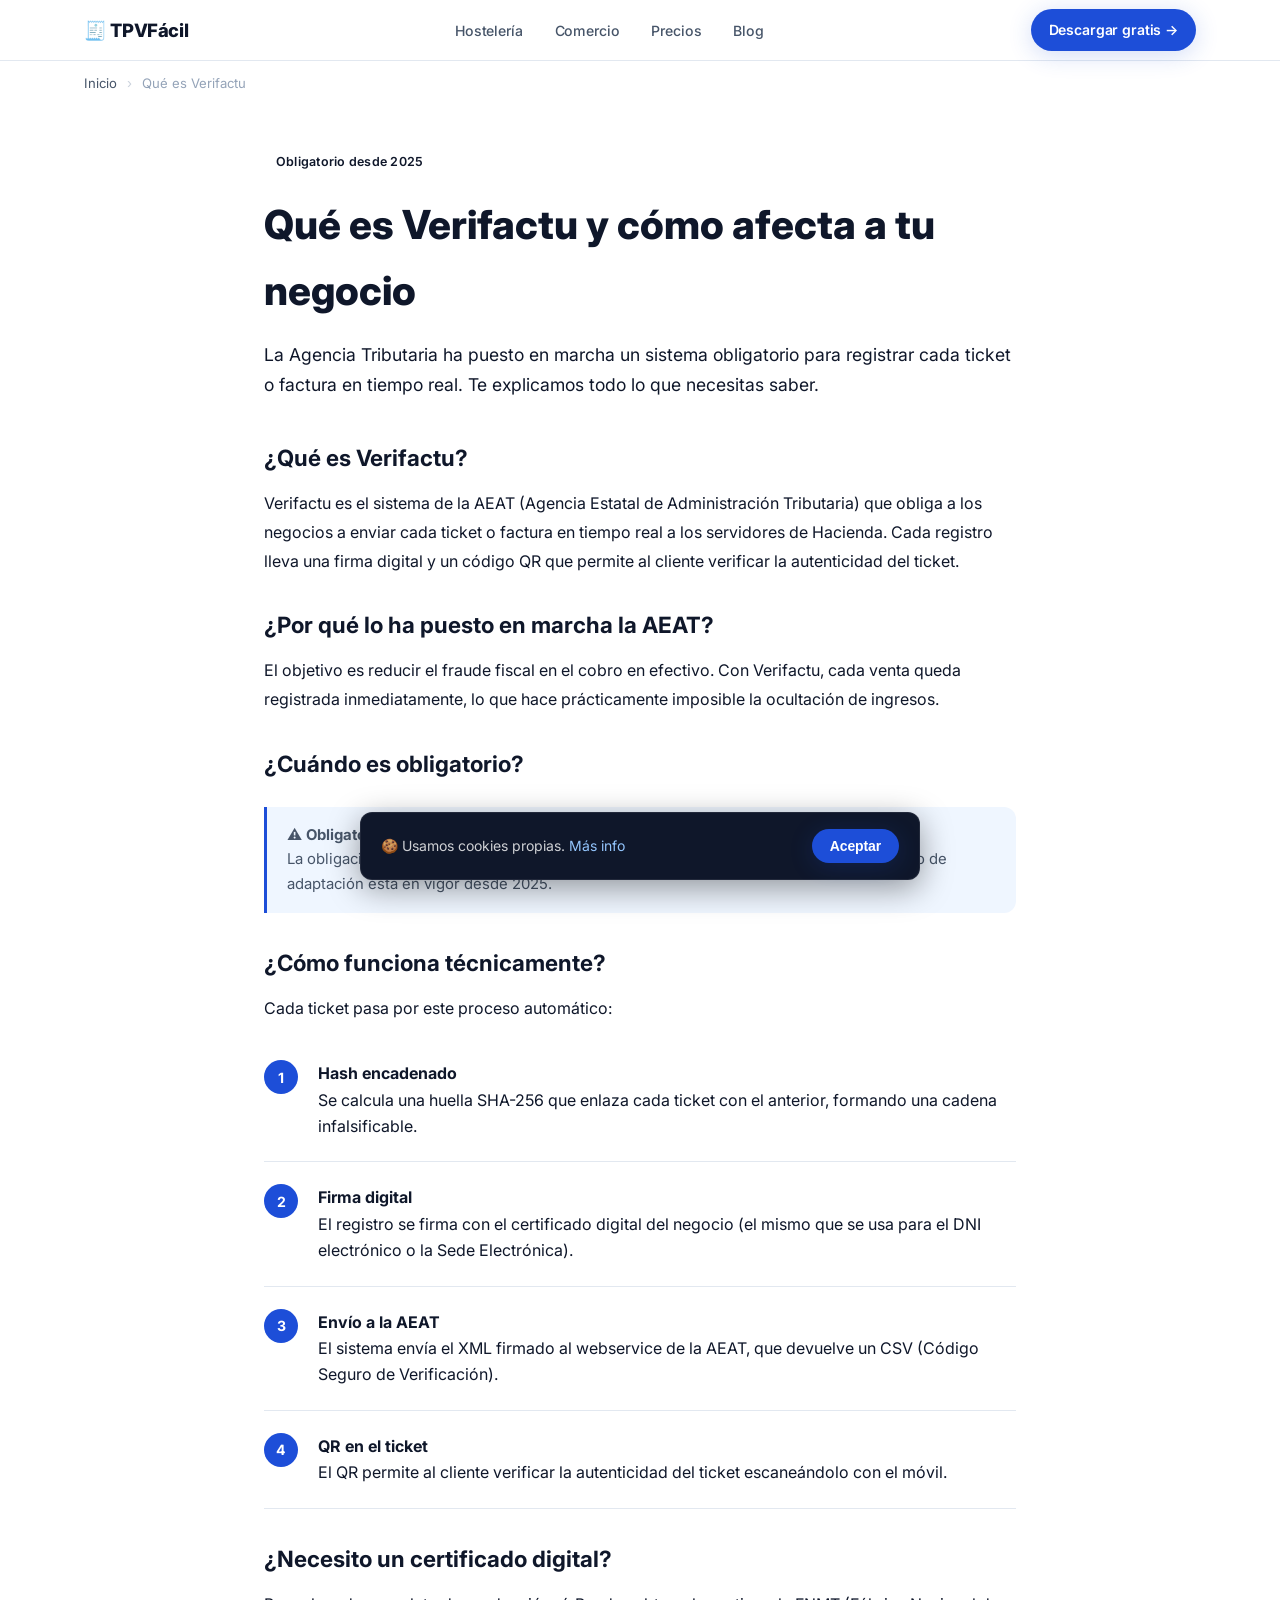
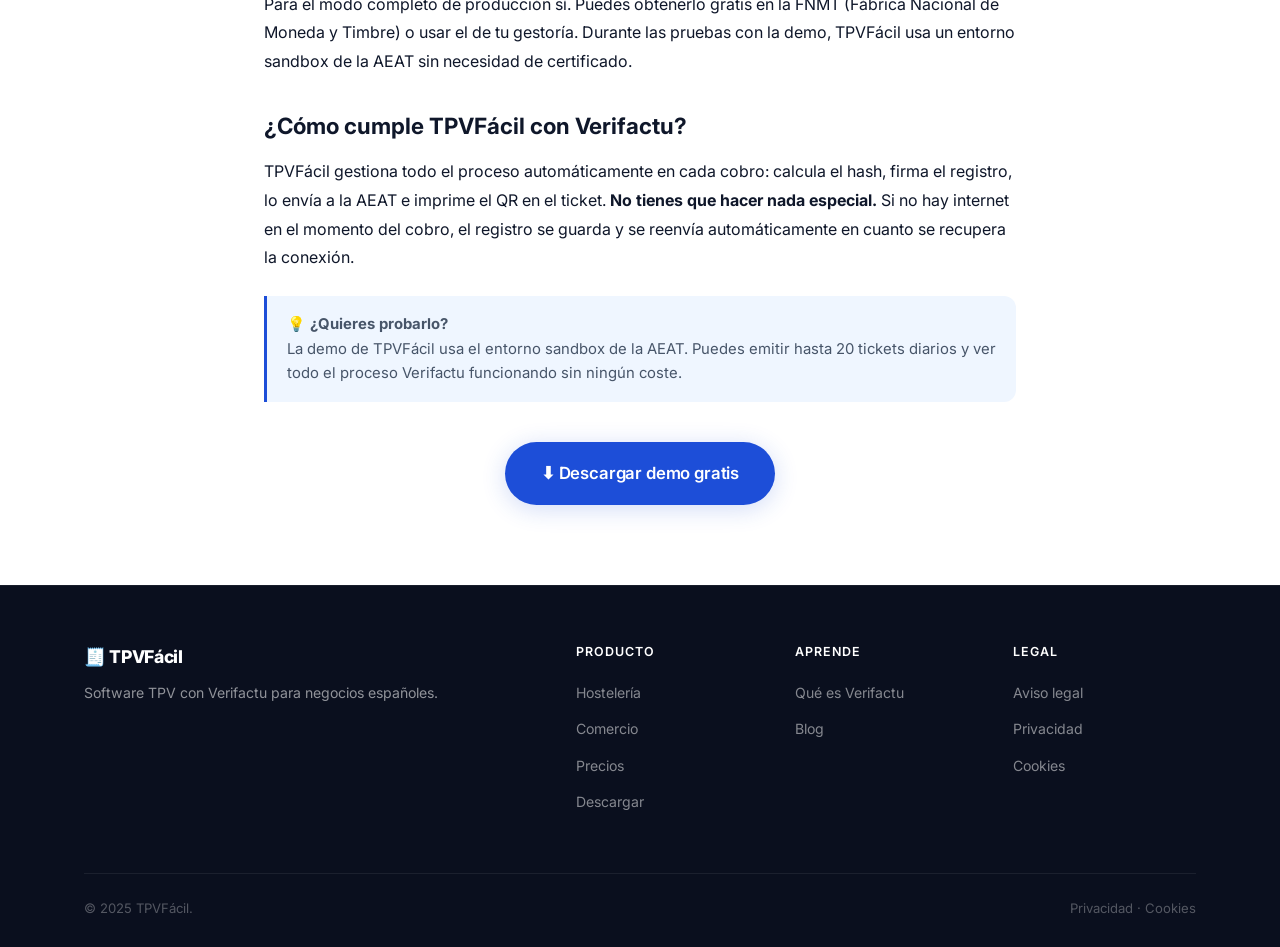
<file: Web/verifactu/index.html>
<!DOCTYPE html>
<html lang="es">
<head>
  <meta charset="UTF-8">
  <meta name="viewport" content="width=device-width, initial-scale=1.0">
  <title>Qué es Verifactu y cómo afecta a tu negocio | TPVFácil</title>
  <meta name="description" content="Verifactu es la obligación de la AEAT de registrar cada ticket en tiempo real. Te explicamos qué es, cuándo es obligatorio y cómo cumplirlo fácilmente.">
  <meta name="robots" content="index, follow">
  <link rel="canonical" href="https://tpvfacil.es/verifactu/">
  <link rel="preconnect" href="https://fonts.googleapis.com">
  <link href="https://fonts.googleapis.com/css2?family=Inter:wght@400;500;600;700;800&display=swap" rel="stylesheet">
  <link rel="stylesheet" href="../assets/css/global.css">
  <script type="application/ld+json">
  {
    "@context": "https://schema.org",
    "@type": "Article",
    "headline": "Qué es Verifactu y cómo afecta a tu negocio",
    "description": "Guía completa sobre Verifactu: qué es, cuándo es obligatorio y cómo cumplir con la AEAT.",
    "author": { "@type": "Organization", "name": "TPVFácil" },
    "publisher": { "@type": "Organization", "name": "TPVFácil" },
    "breadcrumb": {
      "@type": "BreadcrumbList",
      "itemListElement": [
        { "@type": "ListItem", "position": 1, "name": "Inicio",    "item": "https://tpvfacil.es/" },
        { "@type": "ListItem", "position": 2, "name": "Verifactu", "item": "https://tpvfacil.es/verifactu/" }
      ]
    }
  }
  </script>
</head>
<body>

<nav class="nav">
  <div class="contenedor">
    <div class="nav-inner">
      <a href="/" class="nav-logo">🧾 TPVFácil</a>
      <ul class="nav-links">
        <li><a href="/hosteleria/">Hostelería</a></li>
        <li><a href="/comercio/">Comercio</a></li>
        <li><a href="/precios/">Precios</a></li>
        <li><a href="/blog/">Blog</a></li>
      </ul>
      <a href="/descargar/" class="btn btn-primario btn-pequeno nav-cta">Descargar gratis →</a>
      <button class="nav-hamburger" id="btn-hamburguesa" aria-label="Menú" aria-expanded="false">
        <span></span><span></span><span></span>
      </button>
    </div>
  </div>
  <div class="nav-movil" id="nav-movil">
    <a href="/hosteleria/">🍽 Hostelería</a>
    <a href="/comercio/">🛍 Comercio</a>
    <a href="/precios/">💶 Precios</a>
    <a href="/blog/">📝 Blog</a>
    <a href="/descargar/" class="btn btn-primario mt-8">Descargar gratis →</a>
  </div>
</nav>

<nav aria-label="Breadcrumb">
  <div class="contenedor">
    <p class="breadcrumb"><a href="/">Inicio</a> <span>›</span> Qué es Verifactu</p>
  </div>
</nav>

<main>
  <section class="seccion" style="padding-top:40px;">
    <div class="contenedor" style="max-width:800px;">

      <span class="badge badge-naranja" style="margin-bottom:16px;">Obligatorio desde 2025</span>
      <h1 style="font-size:clamp(1.8rem,4vw,2.5rem); font-weight:800; margin-bottom:16px;">Qué es Verifactu y cómo afecta a tu negocio</h1>
      <p style="font-size:1.1rem; color:var(--gris); margin-bottom:40px; line-height:1.7;">La Agencia Tributaria ha puesto en marcha un sistema obligatorio para registrar cada ticket o factura en tiempo real. Te explicamos todo lo que necesitas saber.</p>

      <h2 style="font-size:1.4rem; font-weight:700; margin:32px 0 12px;">¿Qué es Verifactu?</h2>
      <p style="line-height:1.8; color:var(--gris);">Verifactu es el sistema de la AEAT (Agencia Estatal de Administración Tributaria) que obliga a los negocios a enviar cada ticket o factura en tiempo real a los servidores de Hacienda. Cada registro lleva una firma digital y un código QR que permite al cliente verificar la autenticidad del ticket.</p>

      <h2 style="font-size:1.4rem; font-weight:700; margin:32px 0 12px;">¿Por qué lo ha puesto en marcha la AEAT?</h2>
      <p style="line-height:1.8; color:var(--gris);">El objetivo es reducir el fraude fiscal en el cobro en efectivo. Con Verifactu, cada venta queda registrada inmediatamente, lo que hace prácticamente imposible la ocultación de ingresos.</p>

      <h2 style="font-size:1.4rem; font-weight:700; margin:32px 0 12px;">¿Cuándo es obligatorio?</h2>
      <div class="aviso">
        <strong>⚠ Obligatorio para todos los negocios</strong><br>
        La obligación afecta a cualquier empresa o autónomo que emita facturas o tickets. El plazo de adaptación está en vigor desde 2025.
      </div>

      <h2 style="font-size:1.4rem; font-weight:700; margin:32px 0 12px;">¿Cómo funciona técnicamente?</h2>
      <p style="line-height:1.8; color:var(--gris);">Cada ticket pasa por este proceso automático:</p>
      <div class="pasos" style="margin-top:16px;">
        <div class="paso"><div class="paso-num"></div><div><strong>Hash encadenado</strong><br><span class="text-gris">Se calcula una huella SHA-256 que enlaza cada ticket con el anterior, formando una cadena infalsificable.</span></div></div>
        <div class="paso"><div class="paso-num"></div><div><strong>Firma digital</strong><br><span class="text-gris">El registro se firma con el certificado digital del negocio (el mismo que se usa para el DNI electrónico o la Sede Electrónica).</span></div></div>
        <div class="paso"><div class="paso-num"></div><div><strong>Envío a la AEAT</strong><br><span class="text-gris">El sistema envía el XML firmado al webservice de la AEAT, que devuelve un CSV (Código Seguro de Verificación).</span></div></div>
        <div class="paso"><div class="paso-num"></div><div><strong>QR en el ticket</strong><br><span class="text-gris">El QR permite al cliente verificar la autenticidad del ticket escaneándolo con el móvil.</span></div></div>
      </div>

      <h2 style="font-size:1.4rem; font-weight:700; margin:32px 0 12px;">¿Necesito un certificado digital?</h2>
      <p style="line-height:1.8; color:var(--gris);">Para el modo completo de producción sí. Puedes obtenerlo gratis en la FNMT (Fábrica Nacional de Moneda y Timbre) o usar el de tu gestoría. Durante las pruebas con la demo, TPVFácil usa un entorno sandbox de la AEAT sin necesidad de certificado.</p>

      <h2 style="font-size:1.4rem; font-weight:700; margin:32px 0 12px;">¿Cómo cumple TPVFácil con Verifactu?</h2>
      <p style="line-height:1.8; color:var(--gris);">TPVFácil gestiona todo el proceso automáticamente en cada cobro: calcula el hash, firma el registro, lo envía a la AEAT e imprime el QR en el ticket. <strong>No tienes que hacer nada especial.</strong> Si no hay internet en el momento del cobro, el registro se guarda y se reenvía automáticamente en cuanto se recupera la conexión.</p>

      <div class="aviso aviso-azul mt-24">
        <strong>💡 ¿Quieres probarlo?</strong><br>
        La demo de TPVFácil usa el entorno sandbox de la AEAT. Puedes emitir hasta 20 tickets diarios y ver todo el proceso Verifactu funcionando sin ningún coste.
      </div>

      <div style="text-align:center; margin-top:40px;">
        <a href="/descargar/" class="btn btn-primario btn-grande">⬇ Descargar demo gratis</a>
      </div>
    </div>
  </section>
</main>

<footer class="footer">
  <div class="contenedor">
    <div class="footer-grid">
      <div><p class="footer-marca">🧾 TPVFácil</p><p class="footer-desc">Software TPV con Verifactu para negocios españoles.</p></div>
      <div class="footer-col"><h4>Producto</h4><ul><li><a href="/hosteleria/">Hostelería</a></li><li><a href="/comercio/">Comercio</a></li><li><a href="/precios/">Precios</a></li><li><a href="/descargar/">Descargar</a></li></ul></div>
      <div class="footer-col"><h4>Aprende</h4><ul><li><a href="/verifactu/">Qué es Verifactu</a></li><li><a href="/blog/">Blog</a></li></ul></div>
      <div class="footer-col"><h4>Legal</h4><ul><li><a href="/legal/aviso-legal.html">Aviso legal</a></li><li><a href="/legal/privacidad.html">Privacidad</a></li><li><a href="/legal/cookies.html">Cookies</a></li></ul></div>
    </div>
    <div class="footer-bottom"><span>© 2025 TPVFácil.</span><span><a href="/legal/privacidad.html">Privacidad</a> · <a href="/legal/cookies.html">Cookies</a></span></div>
  </div>
</footer>
<div id="banner-cookies" class="oculto"><p>🍪 Usamos cookies propias. <a href="/legal/cookies.html">Más info</a></p><button id="aceptar-cookies" class="btn btn-primario btn-pequeno">Aceptar</button></div>
<script src="../assets/js/main.js"></script>
</body>
</html>
</file>
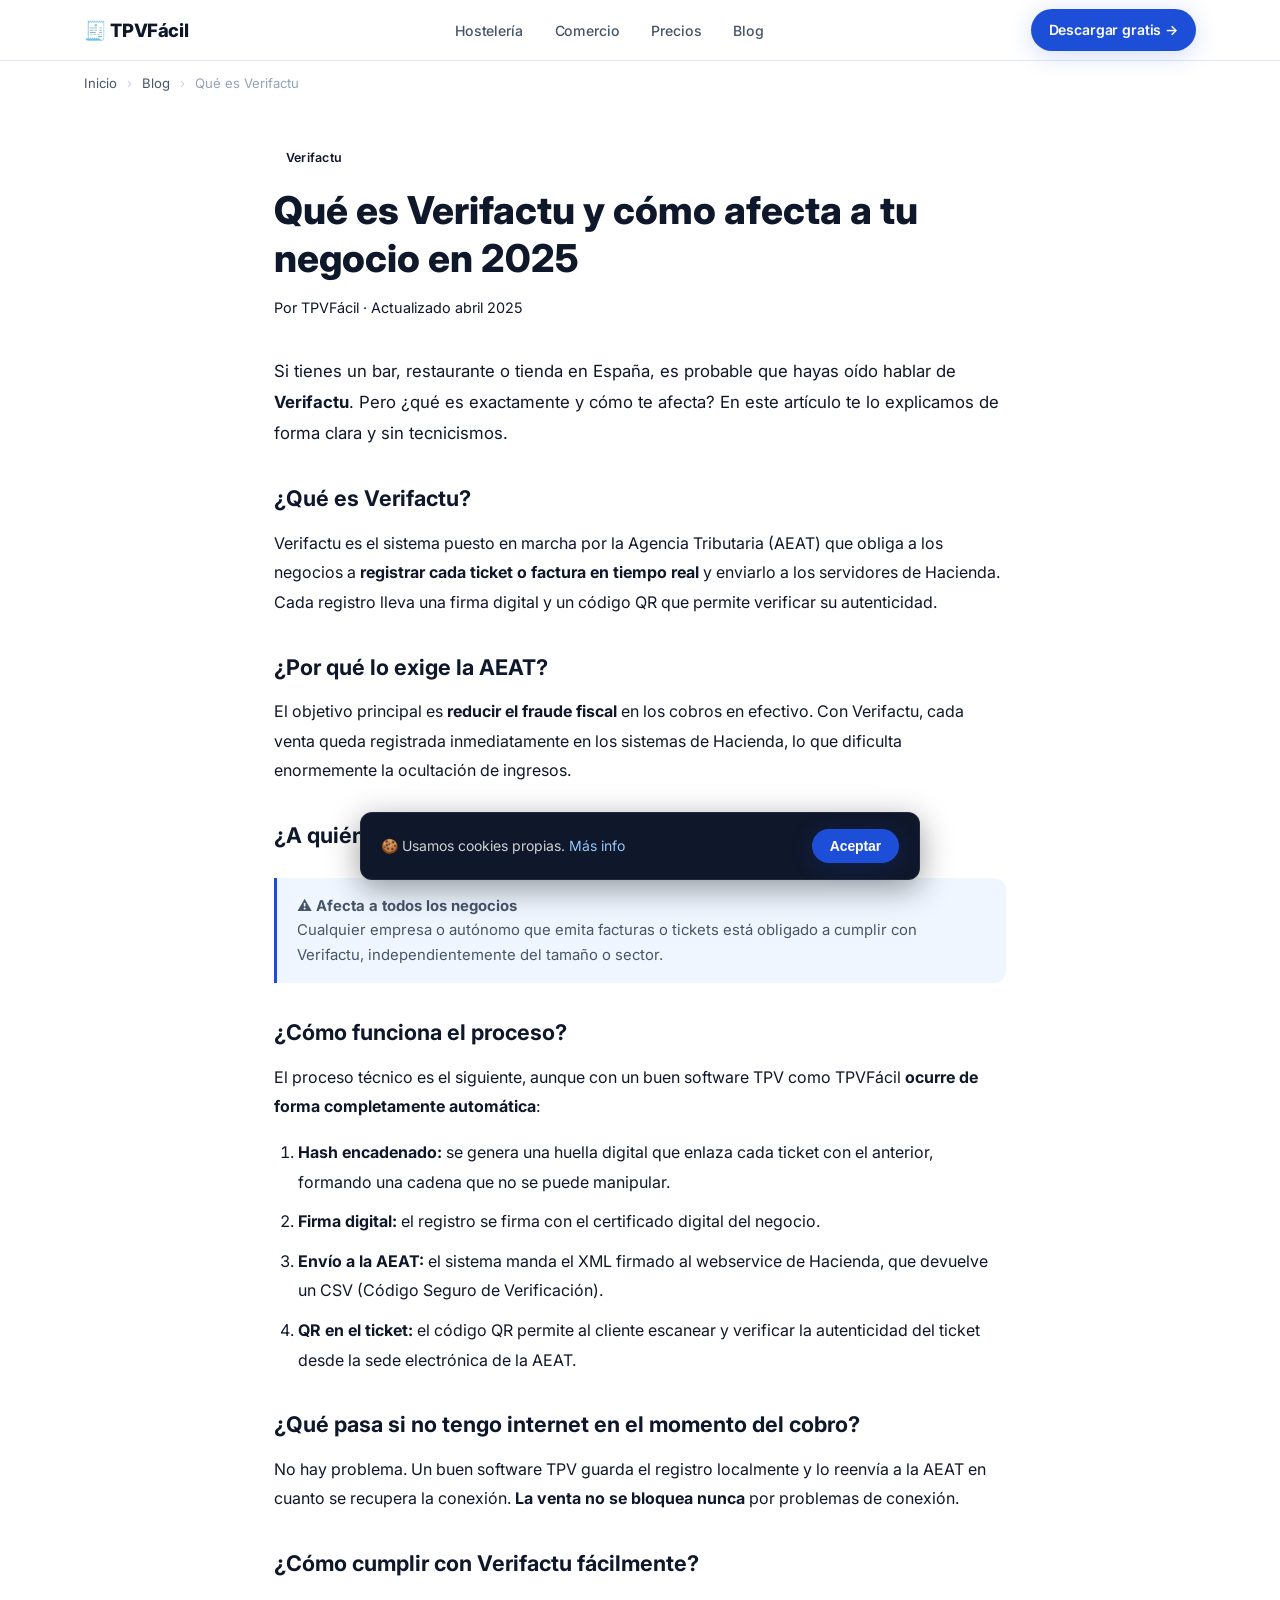
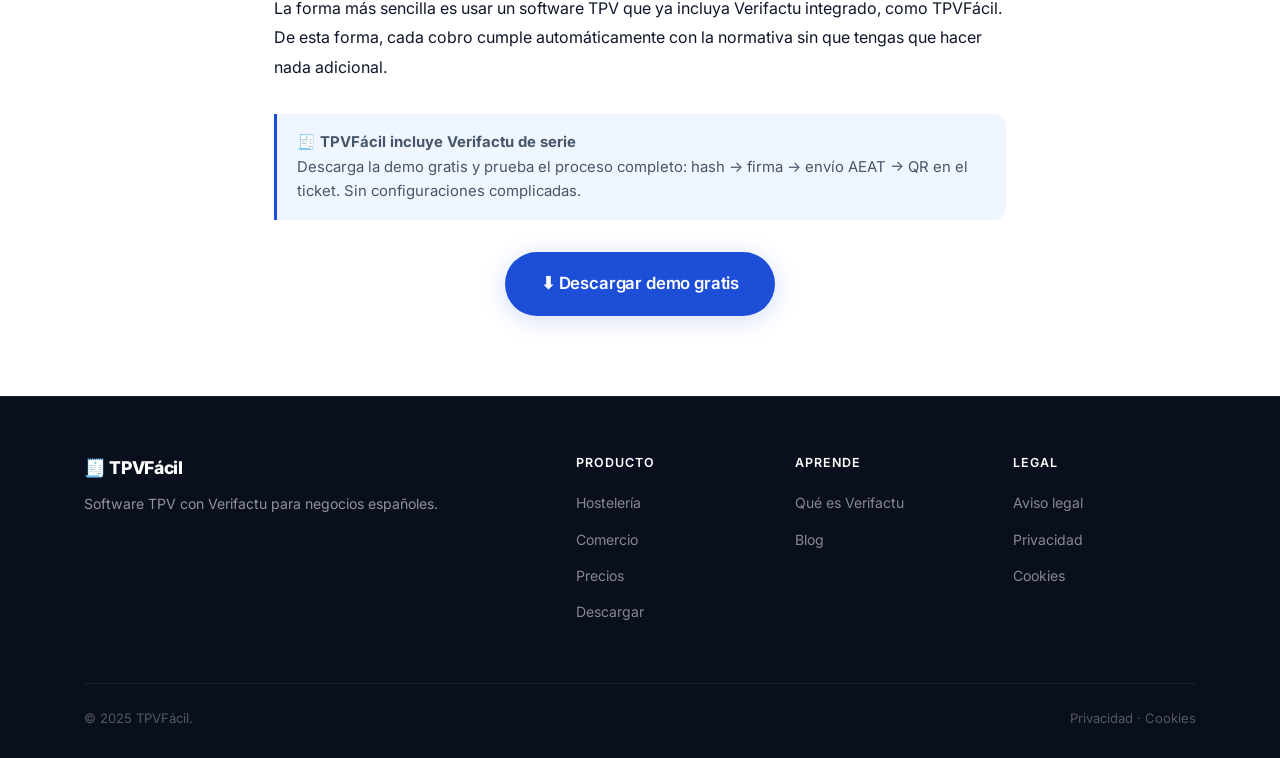
<file: Web/blog/que-es-verifactu/index.html>
<!DOCTYPE html>
<html lang="es">
<head>
  <meta charset="UTF-8">
  <meta name="viewport" content="width=device-width, initial-scale=1.0">
  <title>Qué es Verifactu y cómo afecta a tu negocio en 2025 | TPVFácil Blog</title>
  <meta name="description" content="Verifactu es la obligación de la AEAT de registrar tickets en tiempo real. Descubre qué es, cuándo es obligatorio y cómo cumplirlo sin complicaciones.">
  <meta name="robots" content="index, follow">
  <link rel="canonical" href="https://tpvfacil.es/blog/que-es-verifactu/">
  <link rel="preconnect" href="https://fonts.googleapis.com">
  <link href="https://fonts.googleapis.com/css2?family=Inter:wght@400;500;600;700;800&display=swap" rel="stylesheet">
  <link rel="stylesheet" href="../../assets/css/global.css">
  <script type="application/ld+json">
  {
    "@context": "https://schema.org",
    "@type": "Article",
    "headline": "Qué es Verifactu y cómo afecta a tu negocio en 2025",
    "description": "Guía completa sobre Verifactu: qué es, cuándo es obligatorio y cómo cumplirlo.",
    "author": { "@type": "Organization", "name": "TPVFácil" },
    "breadcrumb": {
      "@type": "BreadcrumbList",
      "itemListElement": [
        { "@type": "ListItem", "position": 1, "name": "Inicio", "item": "https://tpvfacil.es/" },
        { "@type": "ListItem", "position": 2, "name": "Blog",   "item": "https://tpvfacil.es/blog/" },
        { "@type": "ListItem", "position": 3, "name": "Qué es Verifactu", "item": "https://tpvfacil.es/blog/que-es-verifactu/" }
      ]
    }
  }
  </script>
</head>
<body>
<nav class="nav">
  <div class="contenedor">
    <div class="nav-inner">
      <a href="/" class="nav-logo">🧾 TPVFácil</a>
      <ul class="nav-links">
        <li><a href="/hosteleria/">Hostelería</a></li>
        <li><a href="/comercio/">Comercio</a></li>
        <li><a href="/precios/">Precios</a></li>
        <li><a href="/blog/">Blog</a></li>
      </ul>
      <a href="/descargar/" class="btn btn-primario btn-pequeno nav-cta">Descargar gratis →</a>
      <button class="nav-hamburger" id="btn-hamburguesa" aria-label="Menú" aria-expanded="false"><span></span><span></span><span></span></button>
    </div>
  </div>
  <div class="nav-movil" id="nav-movil">
    <a href="/hosteleria/">🍽 Hostelería</a><a href="/comercio/">🛍 Comercio</a>
    <a href="/precios/">💶 Precios</a><a href="/blog/">📝 Blog</a>
    <a href="/descargar/" class="btn btn-primario mt-8">Descargar gratis →</a>
  </div>
</nav>
<nav aria-label="Breadcrumb"><div class="contenedor"><p class="breadcrumb"><a href="/">Inicio</a> <span>›</span> <a href="/blog/">Blog</a> <span>›</span> Qué es Verifactu</p></div></nav>

<main>
  <article class="seccion" style="padding-top:36px;">
    <div class="contenedor" style="max-width:780px;">
      <span class="badge badge-naranja" style="margin-bottom:14px;">Verifactu</span>
      <h1 style="font-size:clamp(1.7rem,4vw,2.4rem); font-weight:800; margin-bottom:14px; line-height:1.25;">Qué es Verifactu y cómo afecta a tu negocio en 2025</h1>
      <p style="color:var(--gris); font-size:0.9rem; margin-bottom:36px;">Por TPVFácil · Actualizado abril 2025</p>

      <p style="line-height:1.85; font-size:1.05rem; margin-bottom:20px;">Si tienes un bar, restaurante o tienda en España, es probable que hayas oído hablar de <strong>Verifactu</strong>. Pero ¿qué es exactamente y cómo te afecta? En este artículo te lo explicamos de forma clara y sin tecnicismos.</p>

      <h2 style="font-size:1.35rem; font-weight:700; margin:32px 0 12px;">¿Qué es Verifactu?</h2>
      <p style="line-height:1.85; color:var(--gris);">Verifactu es el sistema puesto en marcha por la Agencia Tributaria (AEAT) que obliga a los negocios a <strong>registrar cada ticket o factura en tiempo real</strong> y enviarlo a los servidores de Hacienda. Cada registro lleva una firma digital y un código QR que permite verificar su autenticidad.</p>

      <h2 style="font-size:1.35rem; font-weight:700; margin:32px 0 12px;">¿Por qué lo exige la AEAT?</h2>
      <p style="line-height:1.85; color:var(--gris);">El objetivo principal es <strong>reducir el fraude fiscal</strong> en los cobros en efectivo. Con Verifactu, cada venta queda registrada inmediatamente en los sistemas de Hacienda, lo que dificulta enormemente la ocultación de ingresos.</p>

      <h2 style="font-size:1.35rem; font-weight:700; margin:32px 0 12px;">¿A quién afecta?</h2>
      <div class="aviso">
        <strong>⚠ Afecta a todos los negocios</strong><br>
        Cualquier empresa o autónomo que emita facturas o tickets está obligado a cumplir con Verifactu, independientemente del tamaño o sector.
      </div>

      <h2 style="font-size:1.35rem; font-weight:700; margin:32px 0 12px;">¿Cómo funciona el proceso?</h2>
      <p style="line-height:1.85; color:var(--gris); margin-bottom:16px;">El proceso técnico es el siguiente, aunque con un buen software TPV como TPVFácil <strong>ocurre de forma completamente automática</strong>:</p>
      <ol style="color:var(--gris); line-height:1.85; padding-left:24px; display:flex; flex-direction:column; gap:10px;">
        <li><strong>Hash encadenado:</strong> se genera una huella digital que enlaza cada ticket con el anterior, formando una cadena que no se puede manipular.</li>
        <li><strong>Firma digital:</strong> el registro se firma con el certificado digital del negocio.</li>
        <li><strong>Envío a la AEAT:</strong> el sistema manda el XML firmado al webservice de Hacienda, que devuelve un CSV (Código Seguro de Verificación).</li>
        <li><strong>QR en el ticket:</strong> el código QR permite al cliente escanear y verificar la autenticidad del ticket desde la sede electrónica de la AEAT.</li>
      </ol>

      <h2 style="font-size:1.35rem; font-weight:700; margin:32px 0 12px;">¿Qué pasa si no tengo internet en el momento del cobro?</h2>
      <p style="line-height:1.85; color:var(--gris);">No hay problema. Un buen software TPV guarda el registro localmente y lo reenvía a la AEAT en cuanto se recupera la conexión. <strong>La venta no se bloquea nunca</strong> por problemas de conexión.</p>

      <h2 style="font-size:1.35rem; font-weight:700; margin:32px 0 12px;">¿Cómo cumplir con Verifactu fácilmente?</h2>
      <p style="line-height:1.85; color:var(--gris);">La forma más sencilla es usar un software TPV que ya incluya Verifactu integrado, como TPVFácil. De esta forma, cada cobro cumple automáticamente con la normativa sin que tengas que hacer nada adicional.</p>

      <div class="aviso aviso-azul mt-32">
        <strong>🧾 TPVFácil incluye Verifactu de serie</strong><br>
        Descarga la demo gratis y prueba el proceso completo: hash → firma → envío AEAT → QR en el ticket. Sin configuraciones complicadas.
      </div>
      <div style="text-align:center; margin-top:32px;">
        <a href="/descargar/" class="btn btn-primario btn-grande">⬇ Descargar demo gratis</a>
      </div>
    </div>
  </article>
</main>

<footer class="footer">
  <div class="contenedor">
    <div class="footer-grid">
      <div><p class="footer-marca">🧾 TPVFácil</p><p class="footer-desc">Software TPV con Verifactu para negocios españoles.</p></div>
      <div class="footer-col"><h4>Producto</h4><ul><li><a href="/hosteleria/">Hostelería</a></li><li><a href="/comercio/">Comercio</a></li><li><a href="/precios/">Precios</a></li><li><a href="/descargar/">Descargar</a></li></ul></div>
      <div class="footer-col"><h4>Aprende</h4><ul><li><a href="/verifactu/">Qué es Verifactu</a></li><li><a href="/blog/">Blog</a></li></ul></div>
      <div class="footer-col"><h4>Legal</h4><ul><li><a href="/legal/aviso-legal.html">Aviso legal</a></li><li><a href="/legal/privacidad.html">Privacidad</a></li><li><a href="/legal/cookies.html">Cookies</a></li></ul></div>
    </div>
    <div class="footer-bottom"><span>© 2025 TPVFácil.</span><span><a href="/legal/privacidad.html">Privacidad</a> · <a href="/legal/cookies.html">Cookies</a></span></div>
  </div>
</footer>
<div id="banner-cookies" class="oculto"><p>🍪 Usamos cookies propias. <a href="/legal/cookies.html">Más info</a></p><button id="aceptar-cookies" class="btn btn-primario btn-pequeno">Aceptar</button></div>
<script src="../../assets/js/main.js"></script>
</body>
</html>
</file>
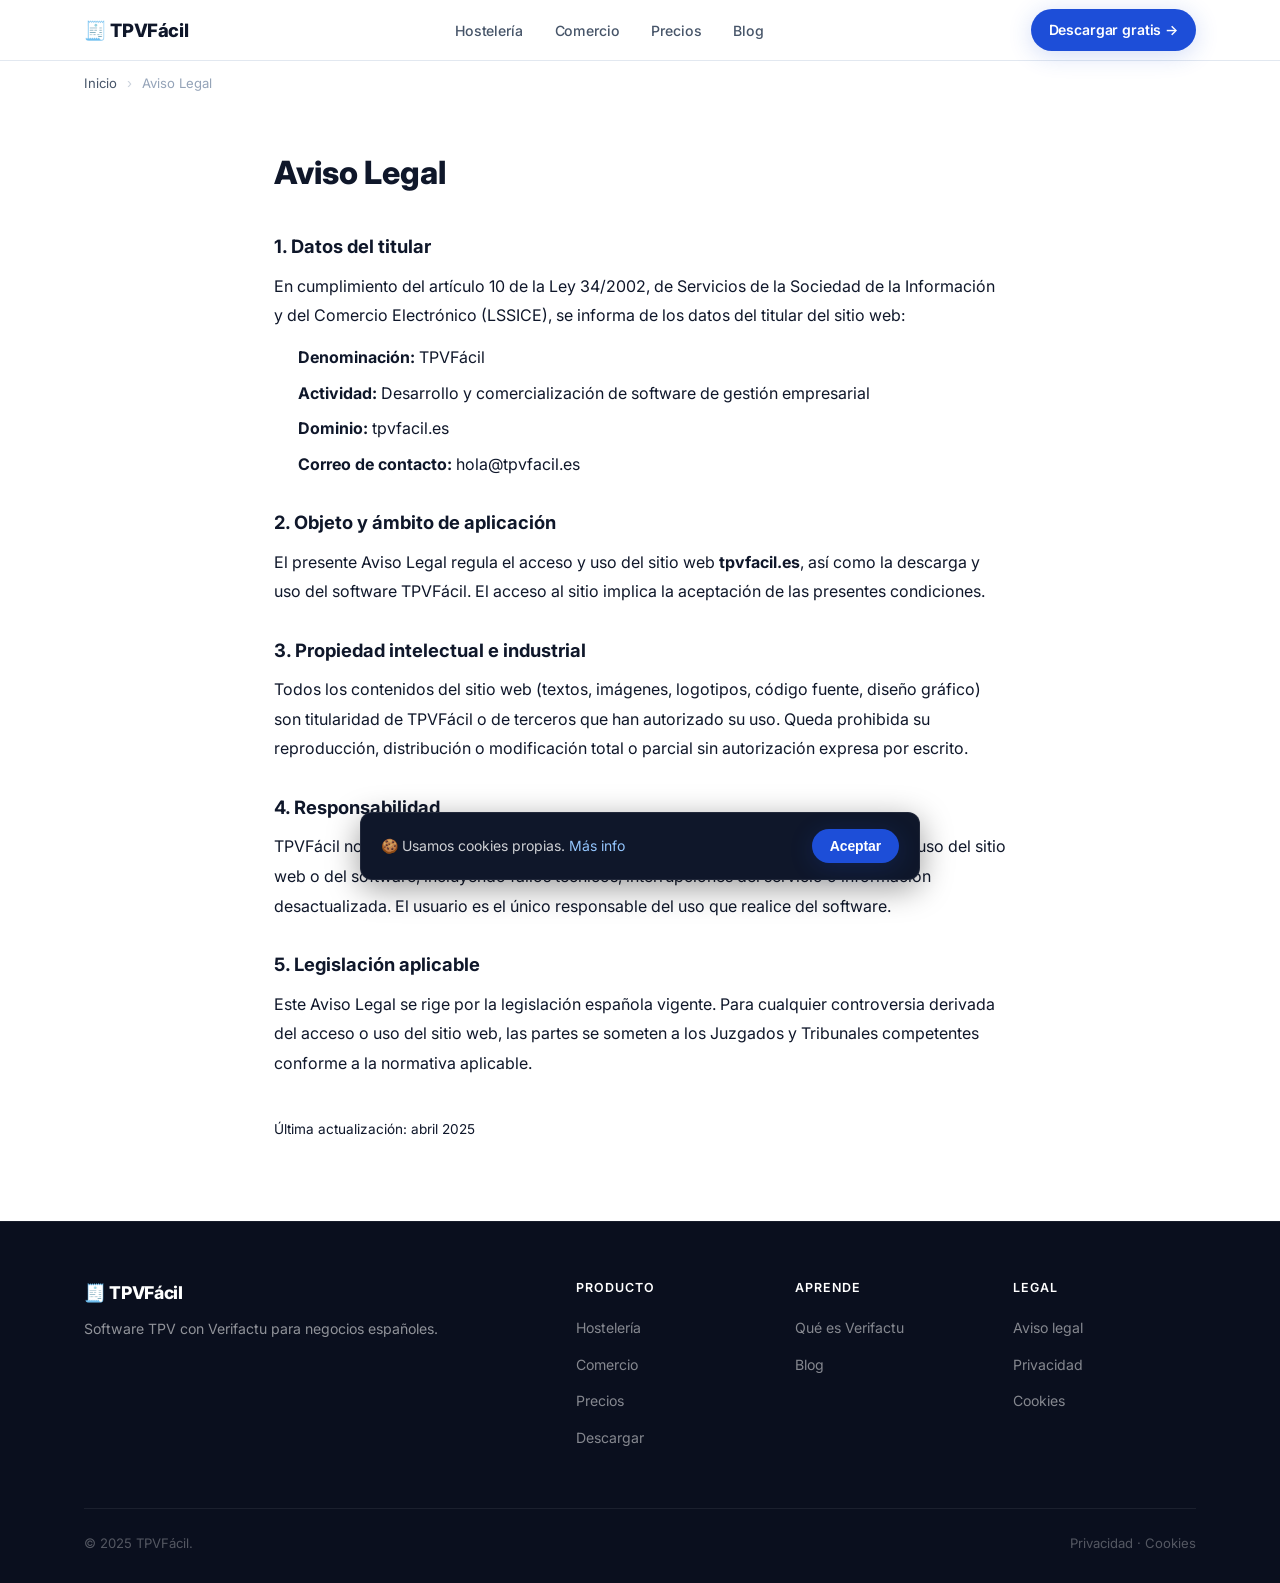
<file: Web/legal/aviso-legal.html>
<!DOCTYPE html>
<html lang="es">
<head>
  <meta charset="UTF-8">
  <meta name="viewport" content="width=device-width, initial-scale=1.0">
  <title>Aviso Legal | TPVFácil</title>
  <meta name="description" content="Aviso legal de TPVFácil. Información sobre el titular del sitio web y condiciones de uso.">
  <meta name="robots" content="noindex, follow">
  <link rel="canonical" href="https://tpvfacil.es/legal/aviso-legal.html">
  <link rel="preconnect" href="https://fonts.googleapis.com">
  <link href="https://fonts.googleapis.com/css2?family=Inter:wght@400;500;600;700;800&display=swap" rel="stylesheet">
  <link rel="stylesheet" href="../assets/css/global.css">
</head>
<body>

<nav class="nav">
  <div class="contenedor">
    <div class="nav-inner">
      <a href="/" class="nav-logo">🧾 TPVFácil</a>
      <ul class="nav-links">
        <li><a href="/hosteleria/">Hostelería</a></li>
        <li><a href="/comercio/">Comercio</a></li>
        <li><a href="/precios/">Precios</a></li>
        <li><a href="/blog/">Blog</a></li>
      </ul>
      <a href="/descargar/" class="btn btn-primario btn-pequeno nav-cta">Descargar gratis →</a>
      <button class="nav-hamburger" id="btn-hamburguesa" aria-label="Menú" aria-expanded="false">
        <span></span><span></span><span></span>
      </button>
    </div>
  </div>
  <div class="nav-movil" id="nav-movil">
    <a href="/hosteleria/">🍽 Hostelería</a>
    <a href="/comercio/">🛍 Comercio</a>
    <a href="/precios/">💶 Precios</a>
    <a href="/blog/">📝 Blog</a>
    <a href="/descargar/" class="btn btn-primario mt-8">Descargar gratis →</a>
  </div>
</nav>

<nav aria-label="Breadcrumb">
  <div class="contenedor">
    <p class="breadcrumb"><a href="/">Inicio</a> <span>›</span> Aviso Legal</p>
  </div>
</nav>

<main>
  <section class="seccion" style="padding-top:40px;">
    <div class="contenedor" style="max-width:780px;">
      <h1 style="font-size:clamp(1.6rem,3vw,2rem); font-weight:800; margin-bottom:32px;">Aviso Legal</h1>

      <h2 style="font-size:1.15rem; font-weight:700; margin:28px 0 10px;">1. Datos del titular</h2>
      <p style="line-height:1.85; color:var(--gris);">En cumplimiento del artículo 10 de la Ley 34/2002, de Servicios de la Sociedad de la Información y del Comercio Electrónico (LSSICE), se informa de los datos del titular del sitio web:</p>
      <ul style="color:var(--gris); line-height:1.85; padding-left:24px; margin-top:12px; display:flex; flex-direction:column; gap:6px;">
        <li><strong>Denominación:</strong> TPVFácil</li>
        <li><strong>Actividad:</strong> Desarrollo y comercialización de software de gestión empresarial</li>
        <li><strong>Dominio:</strong> tpvfacil.es</li>
        <li><strong>Correo de contacto:</strong> hola@tpvfacil.es</li>
      </ul>

      <h2 style="font-size:1.15rem; font-weight:700; margin:28px 0 10px;">2. Objeto y ámbito de aplicación</h2>
      <p style="line-height:1.85; color:var(--gris);">El presente Aviso Legal regula el acceso y uso del sitio web <strong>tpvfacil.es</strong>, así como la descarga y uso del software TPVFácil. El acceso al sitio implica la aceptación de las presentes condiciones.</p>

      <h2 style="font-size:1.15rem; font-weight:700; margin:28px 0 10px;">3. Propiedad intelectual e industrial</h2>
      <p style="line-height:1.85; color:var(--gris);">Todos los contenidos del sitio web (textos, imágenes, logotipos, código fuente, diseño gráfico) son titularidad de TPVFácil o de terceros que han autorizado su uso. Queda prohibida su reproducción, distribución o modificación total o parcial sin autorización expresa por escrito.</p>

      <h2 style="font-size:1.15rem; font-weight:700; margin:28px 0 10px;">4. Responsabilidad</h2>
      <p style="line-height:1.85; color:var(--gris);">TPVFácil no se hace responsable de los daños o perjuicios que pudieran derivarse del uso del sitio web o del software, incluyendo fallos técnicos, interrupciones del servicio o información desactualizada. El usuario es el único responsable del uso que realice del software.</p>

      <h2 style="font-size:1.15rem; font-weight:700; margin:28px 0 10px;">5. Legislación aplicable</h2>
      <p style="line-height:1.85; color:var(--gris);">Este Aviso Legal se rige por la legislación española vigente. Para cualquier controversia derivada del acceso o uso del sitio web, las partes se someten a los Juzgados y Tribunales competentes conforme a la normativa aplicable.</p>

      <p style="color:var(--gris); font-size:0.85rem; margin-top:40px;">Última actualización: abril 2025</p>
    </div>
  </section>
</main>

<footer class="footer">
  <div class="contenedor">
    <div class="footer-grid">
      <div><p class="footer-marca">🧾 TPVFácil</p><p class="footer-desc">Software TPV con Verifactu para negocios españoles.</p></div>
      <div class="footer-col"><h4>Producto</h4><ul><li><a href="/hosteleria/">Hostelería</a></li><li><a href="/comercio/">Comercio</a></li><li><a href="/precios/">Precios</a></li><li><a href="/descargar/">Descargar</a></li></ul></div>
      <div class="footer-col"><h4>Aprende</h4><ul><li><a href="/verifactu/">Qué es Verifactu</a></li><li><a href="/blog/">Blog</a></li></ul></div>
      <div class="footer-col"><h4>Legal</h4><ul><li><a href="/legal/aviso-legal.html">Aviso legal</a></li><li><a href="/legal/privacidad.html">Privacidad</a></li><li><a href="/legal/cookies.html">Cookies</a></li></ul></div>
    </div>
    <div class="footer-bottom"><span>© 2025 TPVFácil.</span><span><a href="/legal/privacidad.html">Privacidad</a> · <a href="/legal/cookies.html">Cookies</a></span></div>
  </div>
</footer>
<div id="banner-cookies" class="oculto"><p>🍪 Usamos cookies propias. <a href="/legal/cookies.html">Más info</a></p><button id="aceptar-cookies" class="btn btn-primario btn-pequeno">Aceptar</button></div>
<script src="../assets/js/main.js"></script>
</body>
</html>
</file>
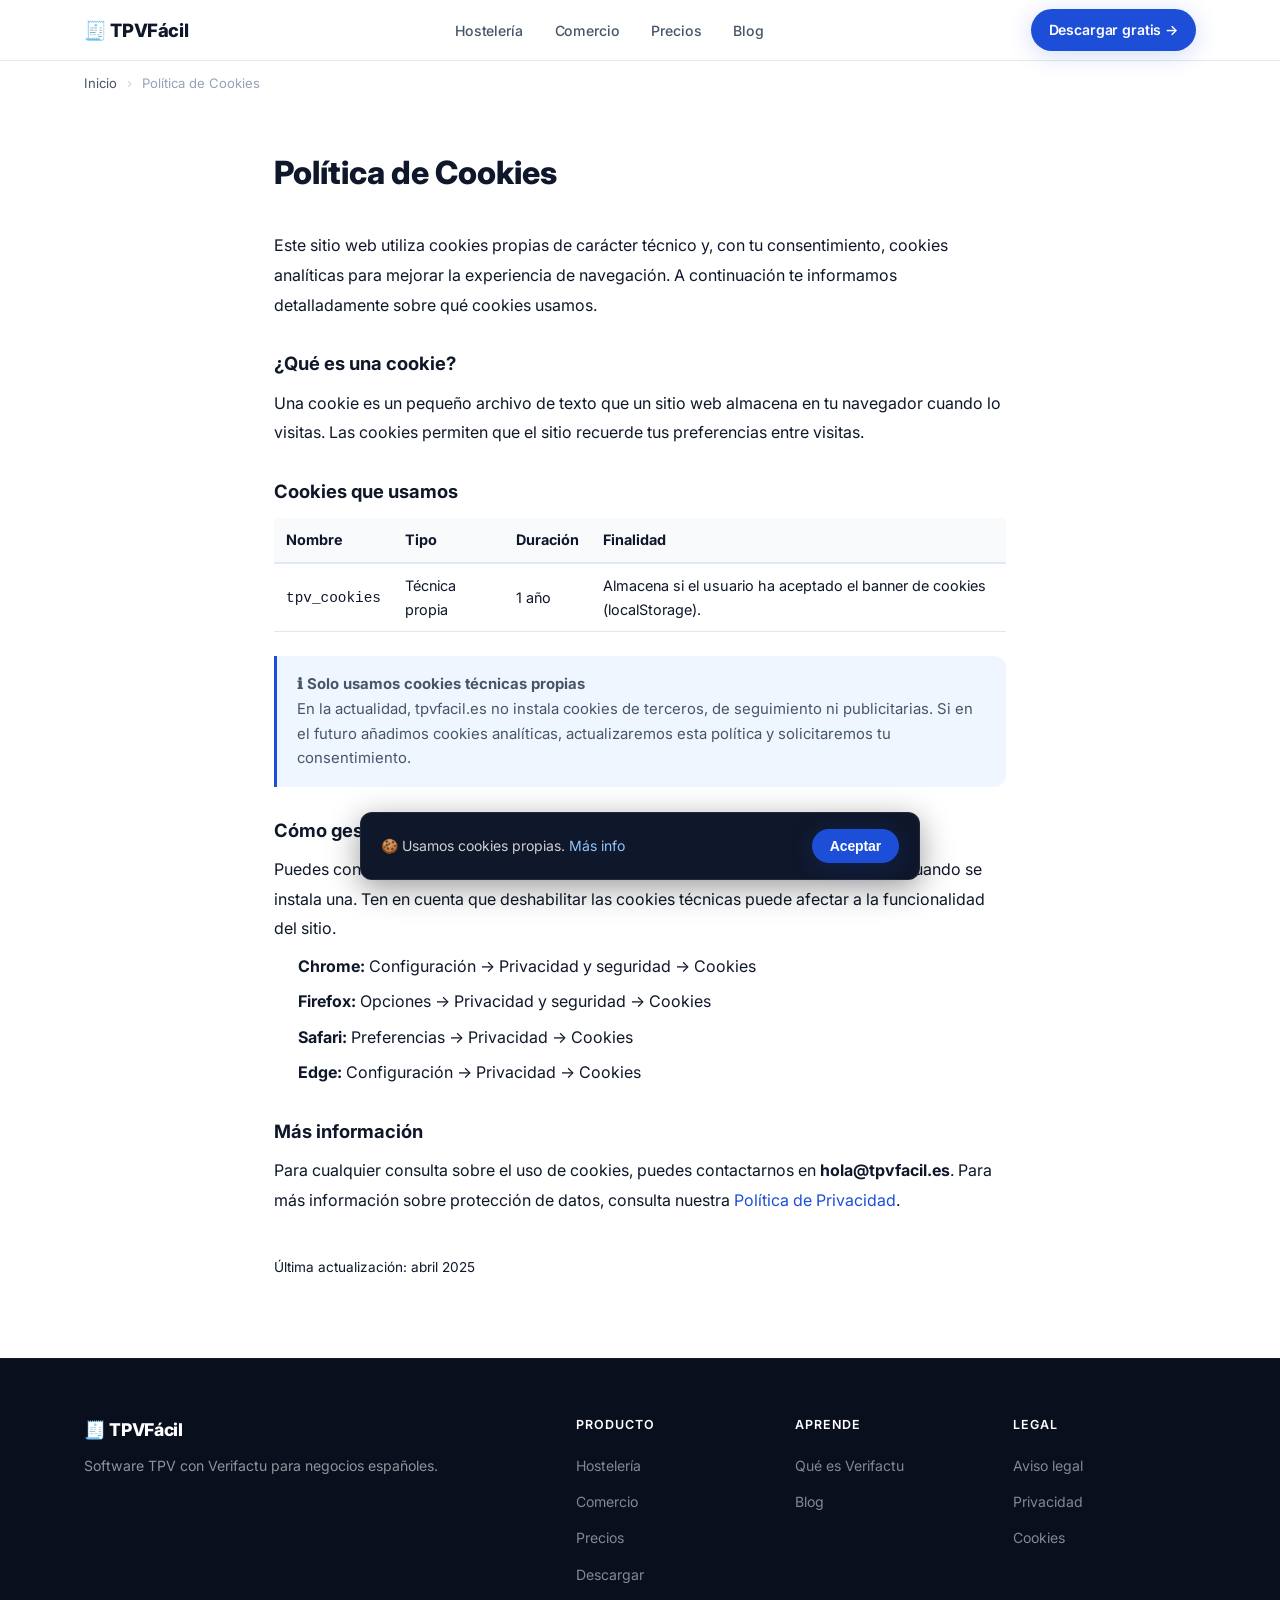
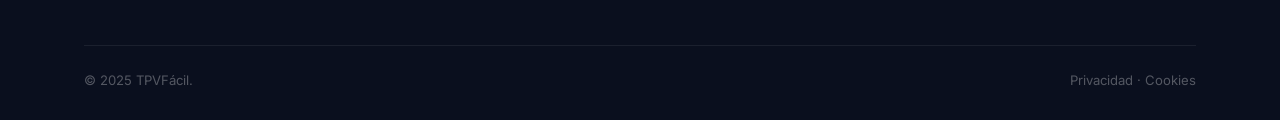
<file: Web/legal/cookies.html>
<!DOCTYPE html>
<html lang="es">
<head>
  <meta charset="UTF-8">
  <meta name="viewport" content="width=device-width, initial-scale=1.0">
  <title>Política de Cookies | TPVFácil</title>
  <meta name="description" content="Política de cookies de TPVFácil. Qué cookies usamos y cómo gestionarlas.">
  <meta name="robots" content="noindex, follow">
  <link rel="canonical" href="https://tpvfacil.es/legal/cookies.html">
  <link rel="preconnect" href="https://fonts.googleapis.com">
  <link href="https://fonts.googleapis.com/css2?family=Inter:wght@400;500;600;700;800&display=swap" rel="stylesheet">
  <link rel="stylesheet" href="../assets/css/global.css">
</head>
<body>

<nav class="nav">
  <div class="contenedor">
    <div class="nav-inner">
      <a href="/" class="nav-logo">🧾 TPVFácil</a>
      <ul class="nav-links">
        <li><a href="/hosteleria/">Hostelería</a></li>
        <li><a href="/comercio/">Comercio</a></li>
        <li><a href="/precios/">Precios</a></li>
        <li><a href="/blog/">Blog</a></li>
      </ul>
      <a href="/descargar/" class="btn btn-primario btn-pequeno nav-cta">Descargar gratis →</a>
      <button class="nav-hamburger" id="btn-hamburguesa" aria-label="Menú" aria-expanded="false">
        <span></span><span></span><span></span>
      </button>
    </div>
  </div>
  <div class="nav-movil" id="nav-movil">
    <a href="/hosteleria/">🍽 Hostelería</a>
    <a href="/comercio/">🛍 Comercio</a>
    <a href="/precios/">💶 Precios</a>
    <a href="/blog/">📝 Blog</a>
    <a href="/descargar/" class="btn btn-primario mt-8">Descargar gratis →</a>
  </div>
</nav>

<nav aria-label="Breadcrumb">
  <div class="contenedor">
    <p class="breadcrumb"><a href="/">Inicio</a> <span>›</span> Política de Cookies</p>
  </div>
</nav>

<main>
  <section class="seccion" style="padding-top:40px;">
    <div class="contenedor" style="max-width:780px;">
      <h1 style="font-size:clamp(1.6rem,3vw,2rem); font-weight:800; margin-bottom:32px;">Política de Cookies</h1>

      <p style="line-height:1.85; color:var(--gris);">Este sitio web utiliza cookies propias de carácter técnico y, con tu consentimiento, cookies analíticas para mejorar la experiencia de navegación. A continuación te informamos detalladamente sobre qué cookies usamos.</p>

      <h2 style="font-size:1.15rem; font-weight:700; margin:28px 0 10px;">¿Qué es una cookie?</h2>
      <p style="line-height:1.85; color:var(--gris);">Una cookie es un pequeño archivo de texto que un sitio web almacena en tu navegador cuando lo visitas. Las cookies permiten que el sitio recuerde tus preferencias entre visitas.</p>

      <h2 style="font-size:1.15rem; font-weight:700; margin:28px 0 10px;">Cookies que usamos</h2>

      <div style="overflow-x:auto; margin-top:12px;">
        <table style="width:100%; border-collapse:collapse; font-size:0.9rem; color:var(--gris);">
          <thead>
            <tr style="background:var(--fondo); text-align:left;">
              <th style="padding:10px 12px; border-bottom:2px solid var(--borde);">Nombre</th>
              <th style="padding:10px 12px; border-bottom:2px solid var(--borde);">Tipo</th>
              <th style="padding:10px 12px; border-bottom:2px solid var(--borde);">Duración</th>
              <th style="padding:10px 12px; border-bottom:2px solid var(--borde);">Finalidad</th>
            </tr>
          </thead>
          <tbody>
            <tr>
              <td style="padding:10px 12px; border-bottom:1px solid var(--borde);"><code>tpv_cookies</code></td>
              <td style="padding:10px 12px; border-bottom:1px solid var(--borde);">Técnica propia</td>
              <td style="padding:10px 12px; border-bottom:1px solid var(--borde);">1 año</td>
              <td style="padding:10px 12px; border-bottom:1px solid var(--borde);">Almacena si el usuario ha aceptado el banner de cookies (localStorage).</td>
            </tr>
          </tbody>
        </table>
      </div>

      <div class="aviso mt-24">
        <strong>ℹ Solo usamos cookies técnicas propias</strong><br>
        En la actualidad, tpvfacil.es no instala cookies de terceros, de seguimiento ni publicitarias. Si en el futuro añadimos cookies analíticas, actualizaremos esta política y solicitaremos tu consentimiento.
      </div>

      <h2 style="font-size:1.15rem; font-weight:700; margin:28px 0 10px;">Cómo gestionar o eliminar cookies</h2>
      <p style="line-height:1.85; color:var(--gris);">Puedes configurar tu navegador para rechazar todas las cookies o para que te avise cuando se instala una. Ten en cuenta que deshabilitar las cookies técnicas puede afectar a la funcionalidad del sitio.</p>
      <ul style="color:var(--gris); line-height:1.85; padding-left:24px; margin-top:8px; display:flex; flex-direction:column; gap:6px;">
        <li><strong>Chrome:</strong> Configuración → Privacidad y seguridad → Cookies</li>
        <li><strong>Firefox:</strong> Opciones → Privacidad y seguridad → Cookies</li>
        <li><strong>Safari:</strong> Preferencias → Privacidad → Cookies</li>
        <li><strong>Edge:</strong> Configuración → Privacidad → Cookies</li>
      </ul>

      <h2 style="font-size:1.15rem; font-weight:700; margin:28px 0 10px;">Más información</h2>
      <p style="line-height:1.85; color:var(--gris);">Para cualquier consulta sobre el uso de cookies, puedes contactarnos en <strong>hola@tpvfacil.es</strong>. Para más información sobre protección de datos, consulta nuestra <a href="/legal/privacidad.html" style="color:var(--azul);">Política de Privacidad</a>.</p>

      <p style="color:var(--gris); font-size:0.85rem; margin-top:40px;">Última actualización: abril 2025</p>
    </div>
  </section>
</main>

<footer class="footer">
  <div class="contenedor">
    <div class="footer-grid">
      <div><p class="footer-marca">🧾 TPVFácil</p><p class="footer-desc">Software TPV con Verifactu para negocios españoles.</p></div>
      <div class="footer-col"><h4>Producto</h4><ul><li><a href="/hosteleria/">Hostelería</a></li><li><a href="/comercio/">Comercio</a></li><li><a href="/precios/">Precios</a></li><li><a href="/descargar/">Descargar</a></li></ul></div>
      <div class="footer-col"><h4>Aprende</h4><ul><li><a href="/verifactu/">Qué es Verifactu</a></li><li><a href="/blog/">Blog</a></li></ul></div>
      <div class="footer-col"><h4>Legal</h4><ul><li><a href="/legal/aviso-legal.html">Aviso legal</a></li><li><a href="/legal/privacidad.html">Privacidad</a></li><li><a href="/legal/cookies.html">Cookies</a></li></ul></div>
    </div>
    <div class="footer-bottom"><span>© 2025 TPVFácil.</span><span><a href="/legal/privacidad.html">Privacidad</a> · <a href="/legal/cookies.html">Cookies</a></span></div>
  </div>
</footer>
<div id="banner-cookies" class="oculto"><p>🍪 Usamos cookies propias. <a href="/legal/cookies.html">Más info</a></p><button id="aceptar-cookies" class="btn btn-primario btn-pequeno">Aceptar</button></div>
<script src="../assets/js/main.js"></script>
</body>
</html>
</file>
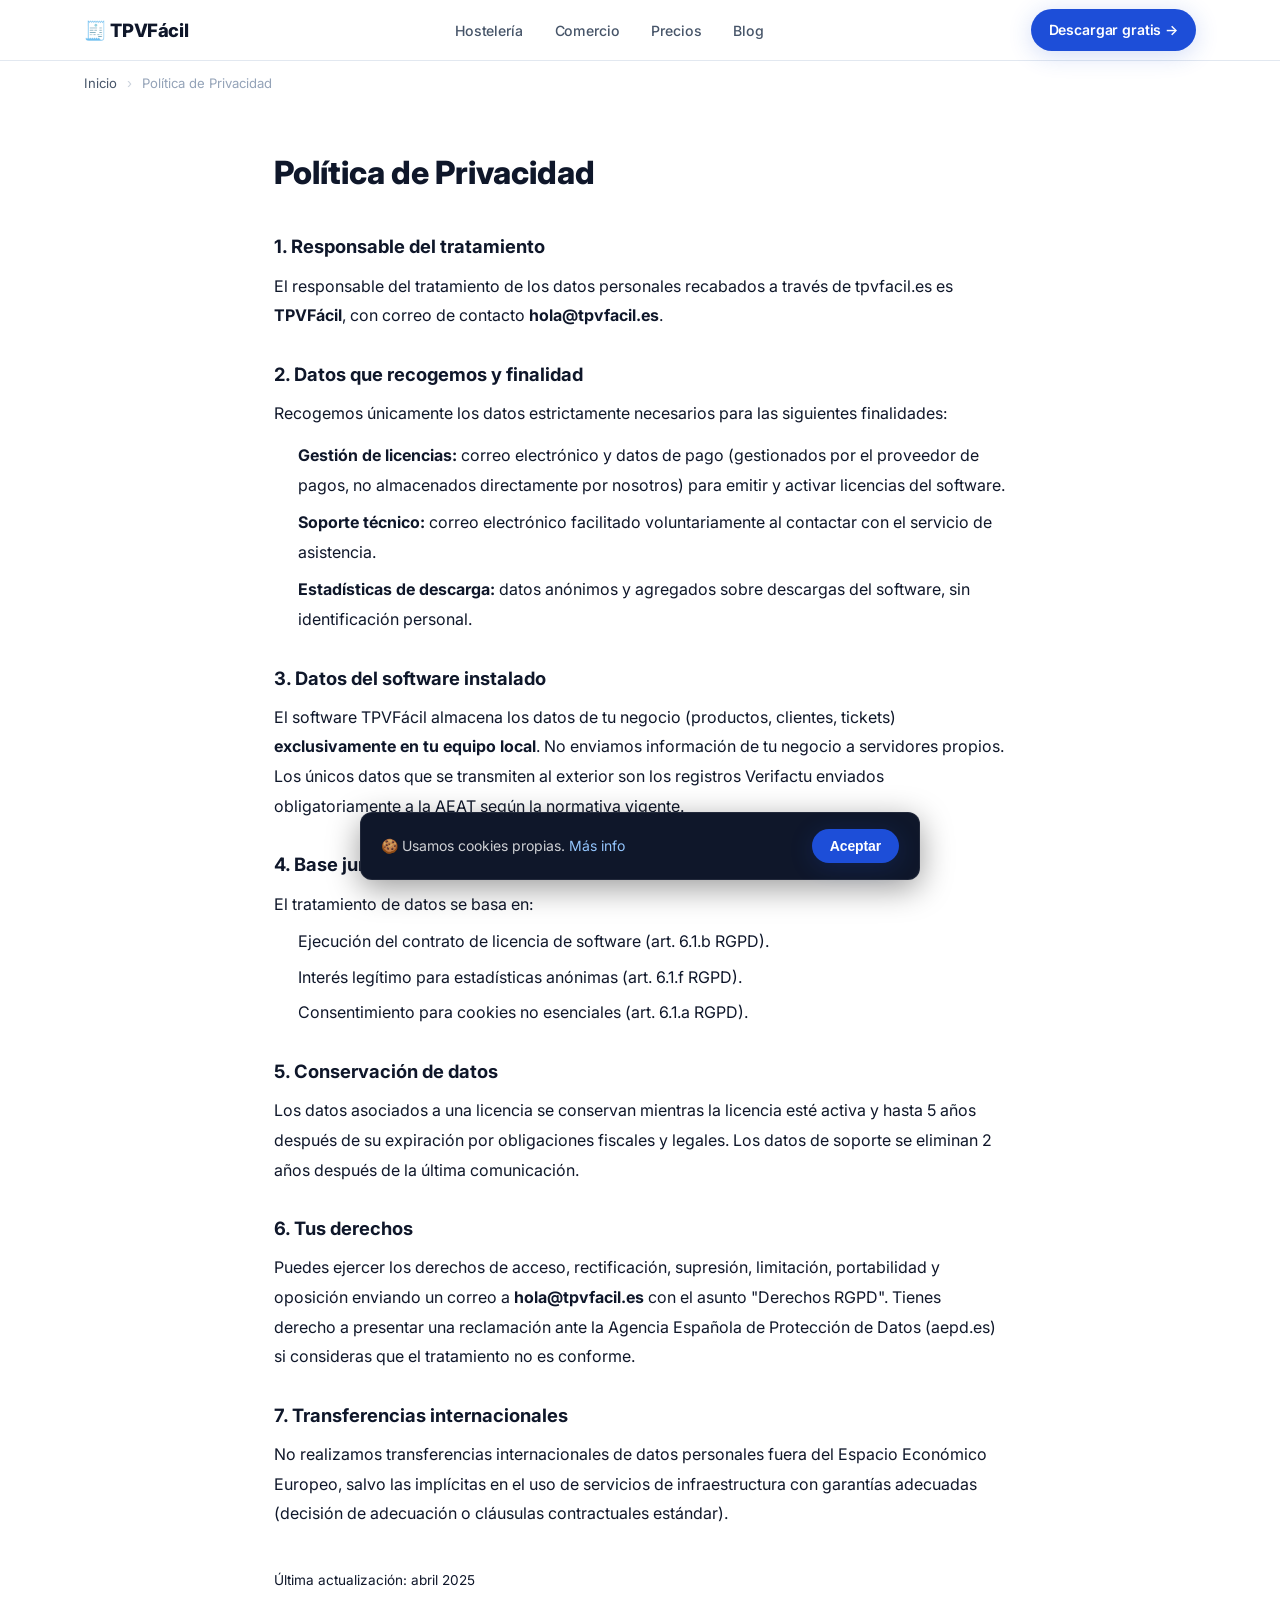
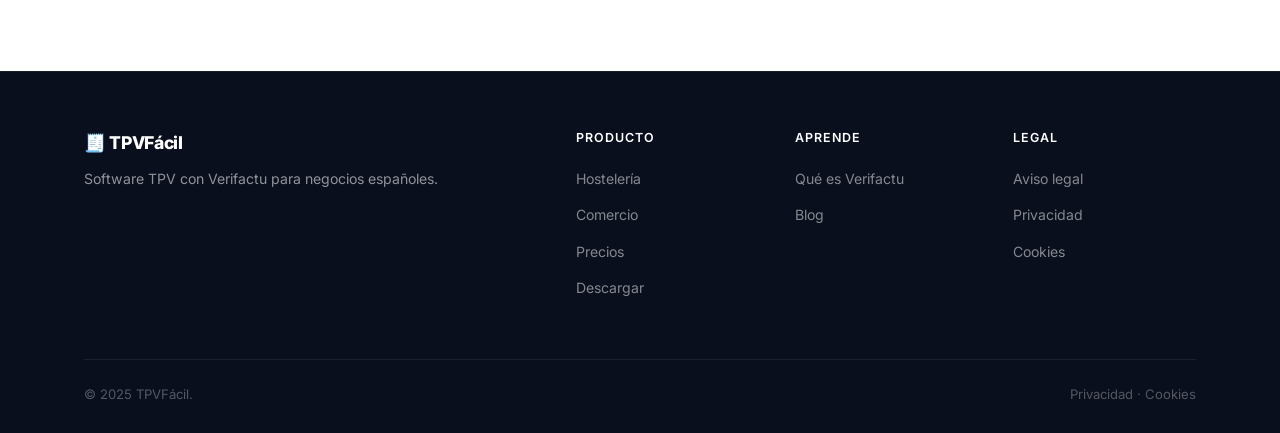
<file: Web/legal/privacidad.html>
<!DOCTYPE html>
<html lang="es">
<head>
  <meta charset="UTF-8">
  <meta name="viewport" content="width=device-width, initial-scale=1.0">
  <title>Política de Privacidad | TPVFácil</title>
  <meta name="description" content="Política de privacidad de TPVFácil. Cómo tratamos tus datos personales conforme al RGPD.">
  <meta name="robots" content="noindex, follow">
  <link rel="canonical" href="https://tpvfacil.es/legal/privacidad.html">
  <link rel="preconnect" href="https://fonts.googleapis.com">
  <link href="https://fonts.googleapis.com/css2?family=Inter:wght@400;500;600;700;800&display=swap" rel="stylesheet">
  <link rel="stylesheet" href="../assets/css/global.css">
</head>
<body>

<nav class="nav">
  <div class="contenedor">
    <div class="nav-inner">
      <a href="/" class="nav-logo">🧾 TPVFácil</a>
      <ul class="nav-links">
        <li><a href="/hosteleria/">Hostelería</a></li>
        <li><a href="/comercio/">Comercio</a></li>
        <li><a href="/precios/">Precios</a></li>
        <li><a href="/blog/">Blog</a></li>
      </ul>
      <a href="/descargar/" class="btn btn-primario btn-pequeno nav-cta">Descargar gratis →</a>
      <button class="nav-hamburger" id="btn-hamburguesa" aria-label="Menú" aria-expanded="false">
        <span></span><span></span><span></span>
      </button>
    </div>
  </div>
  <div class="nav-movil" id="nav-movil">
    <a href="/hosteleria/">🍽 Hostelería</a>
    <a href="/comercio/">🛍 Comercio</a>
    <a href="/precios/">💶 Precios</a>
    <a href="/blog/">📝 Blog</a>
    <a href="/descargar/" class="btn btn-primario mt-8">Descargar gratis →</a>
  </div>
</nav>

<nav aria-label="Breadcrumb">
  <div class="contenedor">
    <p class="breadcrumb"><a href="/">Inicio</a> <span>›</span> Política de Privacidad</p>
  </div>
</nav>

<main>
  <section class="seccion" style="padding-top:40px;">
    <div class="contenedor" style="max-width:780px;">
      <h1 style="font-size:clamp(1.6rem,3vw,2rem); font-weight:800; margin-bottom:32px;">Política de Privacidad</h1>

      <h2 style="font-size:1.15rem; font-weight:700; margin:28px 0 10px;">1. Responsable del tratamiento</h2>
      <p style="line-height:1.85; color:var(--gris);">El responsable del tratamiento de los datos personales recabados a través de tpvfacil.es es <strong>TPVFácil</strong>, con correo de contacto <strong>hola@tpvfacil.es</strong>.</p>

      <h2 style="font-size:1.15rem; font-weight:700; margin:28px 0 10px;">2. Datos que recogemos y finalidad</h2>
      <p style="line-height:1.85; color:var(--gris);">Recogemos únicamente los datos estrictamente necesarios para las siguientes finalidades:</p>
      <ul style="color:var(--gris); line-height:1.85; padding-left:24px; margin-top:12px; display:flex; flex-direction:column; gap:8px;">
        <li><strong>Gestión de licencias:</strong> correo electrónico y datos de pago (gestionados por el proveedor de pagos, no almacenados directamente por nosotros) para emitir y activar licencias del software.</li>
        <li><strong>Soporte técnico:</strong> correo electrónico facilitado voluntariamente al contactar con el servicio de asistencia.</li>
        <li><strong>Estadísticas de descarga:</strong> datos anónimos y agregados sobre descargas del software, sin identificación personal.</li>
      </ul>

      <h2 style="font-size:1.15rem; font-weight:700; margin:28px 0 10px;">3. Datos del software instalado</h2>
      <p style="line-height:1.85; color:var(--gris);">El software TPVFácil almacena los datos de tu negocio (productos, clientes, tickets) <strong>exclusivamente en tu equipo local</strong>. No enviamos información de tu negocio a servidores propios. Los únicos datos que se transmiten al exterior son los registros Verifactu enviados obligatoriamente a la AEAT según la normativa vigente.</p>

      <h2 style="font-size:1.15rem; font-weight:700; margin:28px 0 10px;">4. Base jurídica del tratamiento</h2>
      <p style="line-height:1.85; color:var(--gris);">El tratamiento de datos se basa en:</p>
      <ul style="color:var(--gris); line-height:1.85; padding-left:24px; margin-top:8px; display:flex; flex-direction:column; gap:6px;">
        <li>Ejecución del contrato de licencia de software (art. 6.1.b RGPD).</li>
        <li>Interés legítimo para estadísticas anónimas (art. 6.1.f RGPD).</li>
        <li>Consentimiento para cookies no esenciales (art. 6.1.a RGPD).</li>
      </ul>

      <h2 style="font-size:1.15rem; font-weight:700; margin:28px 0 10px;">5. Conservación de datos</h2>
      <p style="line-height:1.85; color:var(--gris);">Los datos asociados a una licencia se conservan mientras la licencia esté activa y hasta 5 años después de su expiración por obligaciones fiscales y legales. Los datos de soporte se eliminan 2 años después de la última comunicación.</p>

      <h2 style="font-size:1.15rem; font-weight:700; margin:28px 0 10px;">6. Tus derechos</h2>
      <p style="line-height:1.85; color:var(--gris);">Puedes ejercer los derechos de acceso, rectificación, supresión, limitación, portabilidad y oposición enviando un correo a <strong>hola@tpvfacil.es</strong> con el asunto "Derechos RGPD". Tienes derecho a presentar una reclamación ante la Agencia Española de Protección de Datos (aepd.es) si consideras que el tratamiento no es conforme.</p>

      <h2 style="font-size:1.15rem; font-weight:700; margin:28px 0 10px;">7. Transferencias internacionales</h2>
      <p style="line-height:1.85; color:var(--gris);">No realizamos transferencias internacionales de datos personales fuera del Espacio Económico Europeo, salvo las implícitas en el uso de servicios de infraestructura con garantías adecuadas (decisión de adecuación o cláusulas contractuales estándar).</p>

      <p style="color:var(--gris); font-size:0.85rem; margin-top:40px;">Última actualización: abril 2025</p>
    </div>
  </section>
</main>

<footer class="footer">
  <div class="contenedor">
    <div class="footer-grid">
      <div><p class="footer-marca">🧾 TPVFácil</p><p class="footer-desc">Software TPV con Verifactu para negocios españoles.</p></div>
      <div class="footer-col"><h4>Producto</h4><ul><li><a href="/hosteleria/">Hostelería</a></li><li><a href="/comercio/">Comercio</a></li><li><a href="/precios/">Precios</a></li><li><a href="/descargar/">Descargar</a></li></ul></div>
      <div class="footer-col"><h4>Aprende</h4><ul><li><a href="/verifactu/">Qué es Verifactu</a></li><li><a href="/blog/">Blog</a></li></ul></div>
      <div class="footer-col"><h4>Legal</h4><ul><li><a href="/legal/aviso-legal.html">Aviso legal</a></li><li><a href="/legal/privacidad.html">Privacidad</a></li><li><a href="/legal/cookies.html">Cookies</a></li></ul></div>
    </div>
    <div class="footer-bottom"><span>© 2025 TPVFácil.</span><span><a href="/legal/privacidad.html">Privacidad</a> · <a href="/legal/cookies.html">Cookies</a></span></div>
  </div>
</footer>
<div id="banner-cookies" class="oculto"><p>🍪 Usamos cookies propias. <a href="/legal/cookies.html">Más info</a></p><button id="aceptar-cookies" class="btn btn-primario btn-pequeno">Aceptar</button></div>
<script src="../assets/js/main.js"></script>
</body>
</html>
</file>
<file: Web/assets/css/global.css>
/* =====================================================
   TPVFácil — Design System v2
   Filosofía: Stripe/Coinbase — fintech de confianza
   Un color de acción, contraste alto, letra apretada
   ===================================================== */

/* ── Variables ────────────────────────────────────── */
:root {
  /* Marca */
  --azul:        #1D4ED8;   /* único color de acción */
  --azul-hover:  #1E40AF;
  --azul-suave:  #EFF6FF;
  --verde:       #059669;   /* solo Verifactu / éxito */
  --verde-suave: #ECFDF5;

  /* Superficie */
  --negro:   #0A0F1E;   /* hero, footer, CTAs oscuros */
  --oscuro:  #0F172A;
  --texto:   #0F172A;
  --suave:   #475569;
  --muted:   #94A3B8;
  --fondo:   #F8FAFC;
  --blanco:  #FFFFFF;
  --borde:   #E2E8F0;

  /* Sombras (azul-tintadas, al estilo Stripe) */
  --sombra:       0 1px 3px rgba(15,23,42,.06), 0 4px 16px rgba(15,23,42,.06);
  --sombra-hover: 0 4px 8px rgba(29,78,216,.08), 0 12px 32px rgba(29,78,216,.12);
  --sombra-azul:  0 4px 24px rgba(29,78,216,.20);

  /* Tipografía */
  --fuente: 'Inter', -apple-system, BlinkMacSystemFont, 'Segoe UI', sans-serif;

  /* Espaciado */
  --radio:     12px;
  --max-ancho: 1160px;
}

/* ── Reset ────────────────────────────────────────── */
*, *::before, *::after { box-sizing: border-box; margin: 0; padding: 0; }
html { scroll-behavior: smooth; font-size: 16px; }
body {
  font-family: var(--fuente);
  color: var(--texto);
  background: var(--blanco);
  line-height: 1.65;
  -webkit-font-smoothing: antialiased;
  -moz-osx-font-smoothing: grayscale;
}
img { max-width: 100%; height: auto; display: block; }
a  { color: var(--azul); text-decoration: none; }
a:hover { text-decoration: underline; }
ul { list-style: none; }

/* ── Contenedor ───────────────────────────────────── */
.contenedor {
  width: 100%;
  max-width: var(--max-ancho);
  margin: 0 auto;
  padding: 0 24px;
}

/* ── Secciones ────────────────────────────────────── */
.seccion        { padding: 80px 0; }
.seccion-fondo  { background: var(--fondo); }
.seccion-oscura { background: var(--negro); color: white; }

.seccion-titulo {
  font-size: clamp(1.6rem, 3.5vw, 2.25rem);
  font-weight: 800;
  letter-spacing: -0.03em;
  line-height: 1.2;
  text-align: center;
  margin-bottom: 14px;
  color: var(--texto);
}
.seccion-oscura .seccion-titulo { color: white; }

.seccion-subtitulo {
  text-align: center;
  color: var(--suave);
  font-size: 1.05rem;
  line-height: 1.7;
  margin-bottom: 56px;
  max-width: 560px;
  margin-left: auto;
  margin-right: auto;
}
.seccion-oscura .seccion-subtitulo { color: rgba(255,255,255,.6); }

/* ── Etiqueta de categoría (eyebrow) ──────────────── */
.eyebrow {
  display: inline-block;
  font-size: 0.78rem;
  font-weight: 700;
  letter-spacing: .1em;
  text-transform: uppercase;
  color: var(--azul);
  margin-bottom: 12px;
}
.eyebrow-verde { color: var(--verde); }

/* ── Botones ──────────────────────────────────────── */
.btn {
  display: inline-flex;
  align-items: center;
  gap: 8px;
  padding: 14px 28px;
  border-radius: 999px;          /* pill shape */
  font-size: 0.95rem;
  font-weight: 600;
  cursor: pointer;
  border: none;
  transition: transform .15s, box-shadow .15s, background .15s, opacity .15s;
  text-decoration: none;
  white-space: nowrap;
  letter-spacing: -0.01em;
}
.btn:hover { transform: translateY(-1px); text-decoration: none; }
.btn:active { transform: translateY(0); opacity: .9; }

.btn-primario {
  background: var(--azul);
  color: white;
  box-shadow: var(--sombra-azul);
}
.btn-primario:hover { background: var(--azul-hover); box-shadow: 0 6px 28px rgba(29,78,216,.32); }

.btn-secundario {
  background: transparent;
  color: var(--azul);
  border: 1.5px solid var(--azul);
}
.btn-secundario:hover { background: var(--azul-suave); }

.btn-blanco {
  background: white;
  color: var(--texto);
  box-shadow: var(--sombra);
  border: 1px solid var(--borde);
}
.btn-blanco:hover { box-shadow: var(--sombra-hover); }

/* Blanco sobre fondo oscuro */
.btn-fantasma {
  background: rgba(255,255,255,.08);
  color: white;
  border: 1px solid rgba(255,255,255,.2);
}
.btn-fantasma:hover { background: rgba(255,255,255,.15); }

.btn-grande  { padding: 18px 36px; font-size: 1.05rem; }
.btn-pequeno { padding: 9px 18px;  font-size: 0.875rem; }

/* ── Tarjeta ──────────────────────────────────────── */
.tarjeta {
  background: white;
  border-radius: var(--radio);
  border: 1px solid var(--borde);
  padding: 28px;
  transition: box-shadow .2s, transform .2s, border-color .2s;
}
.tarjeta:hover {
  box-shadow: var(--sombra-hover);
  border-color: #C7D7FC;
  transform: translateY(-2px);
}

/* ── Grids ────────────────────────────────────────── */
.grid-2 { display: grid; grid-template-columns: 1fr; gap: 24px; }
.grid-3 { display: grid; grid-template-columns: 1fr; gap: 24px; }
.grid-4 { display: grid; grid-template-columns: 1fr 1fr; gap: 20px; }

@media (min-width: 640px) {
  .grid-2 { grid-template-columns: 1fr 1fr; }
  .grid-4 { grid-template-columns: repeat(4, 1fr); }
}
@media (min-width: 900px) {
  .grid-3 { grid-template-columns: repeat(3, 1fr); }
}

/* ── Icono feature ────────────────────────────────── */
.feature-icon {
  width: 48px;
  height: 48px;
  background: var(--azul-suave);
  border-radius: 10px;
  display: flex;
  align-items: center;
  justify-content: center;
  font-size: 1.4rem;
  margin-bottom: 16px;
  flex-shrink: 0;
}
.feature-icon-verde { background: var(--verde-suave); }

/* ── Badge pill ───────────────────────────────────── */
.badge {
  display: inline-flex;
  align-items: center;
  gap: 5px;
  padding: 4px 12px;
  border-radius: 999px;
  font-size: 0.78rem;
  font-weight: 600;
  letter-spacing: .02em;
}
.badge-verde   { background: var(--verde-suave); color: var(--verde); }
.badge-azul    { background: var(--azul-suave);  color: var(--azul); }
.badge-oscuro  { background: rgba(255,255,255,.1); color: rgba(255,255,255,.85); border: 1px solid rgba(255,255,255,.2); }

/* ── Tabla comparativa ────────────────────────────── */
.tabla-comparativa {
  width: 100%;
  border-collapse: collapse;
  margin-top: 24px;
  font-size: 0.95rem;
}
.tabla-comparativa th {
  background: var(--negro);
  color: white;
  padding: 14px 16px;
  text-align: left;
  font-weight: 600;
  letter-spacing: -.01em;
}
.tabla-comparativa td {
  padding: 13px 16px;
  border-bottom: 1px solid var(--borde);
  color: var(--suave);
}
.tabla-comparativa tr:nth-child(even) td { background: var(--fondo); }
.tabla-comparativa .si  { color: var(--verde); font-weight: 700; }
.tabla-comparativa .no  { color: var(--muted); }

/* ── Precios ──────────────────────────────────────── */
.precio-tarjeta {
  border: 1px solid var(--borde);
  border-radius: 16px;
  padding: 36px 32px;
  text-align: center;
  background: white;
  transition: box-shadow .2s, border-color .2s;
}
.precio-tarjeta.destacado {
  border-color: var(--azul);
  box-shadow: var(--sombra-azul);
  position: relative;
}
.precio-tarjeta.destacado::before {
  content: '★  Recomendado';
  position: absolute;
  top: -14px;
  left: 50%;
  transform: translateX(-50%);
  background: var(--azul);
  color: white;
  padding: 4px 18px;
  border-radius: 999px;
  font-size: 0.78rem;
  font-weight: 700;
  white-space: nowrap;
  letter-spacing: .03em;
}
.precio-importe {
  font-size: 3.2rem;
  font-weight: 800;
  letter-spacing: -0.04em;
  color: var(--texto);
  line-height: 1;
  margin: 20px 0 4px;
}
.precio-periodo { color: var(--muted); font-size: 0.88rem; margin-bottom: 28px; }
.precio-lista   { text-align: left; margin-bottom: 32px; }
.precio-lista li {
  padding: 8px 0;
  border-bottom: 1px solid var(--borde);
  display: flex;
  align-items: center;
  gap: 10px;
  font-size: 0.93rem;
  color: var(--suave);
}
.precio-lista .si  { color: var(--verde); font-size: 1rem; }
.precio-lista .no  { color: var(--muted); font-size: 1rem; }

/* ── FAQ ──────────────────────────────────────────── */
.faq-item { border-bottom: 1px solid var(--borde); }
.faq-pregunta {
  width: 100%;
  text-align: left;
  padding: 20px 0;
  background: none;
  border: none;
  font-size: 0.98rem;
  font-weight: 600;
  color: var(--texto);
  cursor: pointer;
  display: flex;
  justify-content: space-between;
  align-items: center;
  gap: 12px;
  letter-spacing: -.01em;
}
.faq-pregunta::after {
  content: '+';
  font-size: 1.3rem;
  color: var(--azul);
  flex-shrink: 0;
  transition: transform .2s;
  font-weight: 300;
}
.faq-item.abierto .faq-pregunta::after { transform: rotate(45deg); }
.faq-respuesta {
  display: none;
  padding-bottom: 20px;
  color: var(--suave);
  line-height: 1.75;
  font-size: 0.95rem;
}
.faq-item.abierto .faq-respuesta { display: block; }

/* ── Aviso ────────────────────────────────────────── */
.aviso {
  border-left: 3px solid var(--azul);
  background: var(--azul-suave);
  padding: 16px 20px;
  border-radius: 0 var(--radio) var(--radio) 0;
  margin: 24px 0;
  font-size: 0.93rem;
  color: var(--suave);
}
.aviso-verde { border-color: var(--verde); background: var(--verde-suave); }

/* ── Pasos numerados ──────────────────────────────── */
.pasos { counter-reset: paso; }
.paso {
  display: flex;
  gap: 20px;
  align-items: flex-start;
  padding: 22px 0;
  border-bottom: 1px solid var(--borde);
}
.paso-num {
  counter-increment: paso;
  width: 34px;
  height: 34px;
  background: var(--azul);
  color: white;
  border-radius: 50%;
  display: flex;
  align-items: center;
  justify-content: center;
  font-weight: 700;
  font-size: 0.88rem;
  flex-shrink: 0;
}
.paso-num::before { content: counter(paso); }

/* ── NAVEGACIÓN ───────────────────────────────────── */
.nav {
  position: sticky;
  top: 0;
  z-index: 100;
  background: rgba(255,255,255,.85);
  backdrop-filter: blur(12px);
  -webkit-backdrop-filter: blur(12px);
  border-bottom: 1px solid var(--borde);
  transition: box-shadow .2s;
}
.nav.con-sombra { box-shadow: 0 1px 24px rgba(15,23,42,.08); }
.nav-inner {
  display: flex;
  align-items: center;
  justify-content: space-between;
  height: 60px;
}
.nav-logo {
  font-size: 1.15rem;
  font-weight: 800;
  letter-spacing: -0.02em;
  color: var(--texto);
  text-decoration: none;
  display: flex;
  align-items: center;
  gap: 8px;
}
.nav-logo:hover { text-decoration: none; }
.nav-links {
  display: none;
  align-items: center;
  gap: 32px;
}
.nav-links a {
  color: var(--suave);
  font-size: 0.88rem;
  font-weight: 500;
  transition: color .15s;
  letter-spacing: -.01em;
}
.nav-links a:hover { color: var(--texto); text-decoration: none; }
.nav-cta { display: none; }

.nav-hamburger {
  background: none;
  border: none;
  cursor: pointer;
  padding: 8px;
  display: flex;
  flex-direction: column;
  gap: 5px;
}
.nav-hamburger span {
  display: block;
  width: 22px;
  height: 1.5px;
  background: var(--texto);
  transition: .3s;
  border-radius: 2px;
}

.nav-movil {
  display: none;
  flex-direction: column;
  gap: 0;
  padding: 8px 24px 20px;
  border-top: 1px solid var(--borde);
  background: white;
}
.nav-movil.abierto { display: flex; }
.nav-movil a {
  padding: 13px 0;
  color: var(--suave);
  font-weight: 500;
  border-bottom: 1px solid var(--borde);
  font-size: 0.95rem;
}

@media (min-width: 900px) {
  .nav-links { display: flex; }
  .nav-cta   { display: inline-flex; }
  .nav-hamburger { display: none; }
}

/* ── HERO ─────────────────────────────────────────── */
.hero {
  background: var(--negro);
  color: white;
  padding: 96px 0 88px;
  text-align: center;
  position: relative;
  overflow: hidden;
}

/* Glow sutil detrás del título */
.hero::before {
  content: '';
  position: absolute;
  top: -40%;
  left: 50%;
  transform: translateX(-50%);
  width: 700px;
  height: 500px;
  background: radial-gradient(ellipse, rgba(29,78,216,.25) 0%, transparent 70%);
  pointer-events: none;
}

.hero-badge {
  display: inline-flex;
  align-items: center;
  gap: 6px;
  background: rgba(29,78,216,.15);
  border: 1px solid rgba(29,78,216,.35);
  color: #93C5FD;
  padding: 6px 16px;
  border-radius: 999px;
  font-size: 0.8rem;
  font-weight: 600;
  margin-bottom: 24px;
  letter-spacing: .02em;
}
.hero h1 {
  font-size: clamp(2rem, 5vw, 3.5rem);
  font-weight: 800;
  line-height: 1.1;
  letter-spacing: -0.04em;
  margin-bottom: 20px;
  color: white;
}
.hero-subtitulo {
  font-size: clamp(1rem, 2vw, 1.15rem);
  color: rgba(255,255,255,.6);
  max-width: 520px;
  margin: 0 auto 36px;
  line-height: 1.7;
  font-weight: 400;
}
.hero-botones {
  display: flex;
  flex-wrap: wrap;
  gap: 12px;
  justify-content: center;
  margin-bottom: 28px;
}
.hero-garantia {
  font-size: 0.82rem;
  color: rgba(255,255,255,.35);
  letter-spacing: .01em;
}

/* ── Stats rápidos (bajo el hero) ─────────────────── */
.stats-bar {
  background: var(--fondo);
  border-bottom: 1px solid var(--borde);
  padding: 20px 0;
}
.stats-bar-inner {
  display: flex;
  flex-wrap: wrap;
  justify-content: center;
  gap: 32px 48px;
}
.stat-item {
  text-align: center;
}
.stat-num {
  font-size: 1.5rem;
  font-weight: 800;
  letter-spacing: -0.03em;
  color: var(--texto);
}
.stat-label {
  font-size: 0.82rem;
  color: var(--muted);
  margin-top: 2px;
}

/* ── Sección CTA oscura ───────────────────────────── */
.seccion-cta {
  background: var(--negro);
  color: white;
  padding: 80px 0;
  text-align: center;
  position: relative;
  overflow: hidden;
}
.seccion-cta::before {
  content: '';
  position: absolute;
  bottom: -30%;
  left: 50%;
  transform: translateX(-50%);
  width: 600px;
  height: 400px;
  background: radial-gradient(ellipse, rgba(29,78,216,.2) 0%, transparent 70%);
  pointer-events: none;
}
.seccion-cta h2 {
  font-size: clamp(1.6rem, 3.5vw, 2.4rem);
  font-weight: 800;
  letter-spacing: -0.04em;
  margin-bottom: 14px;
}
.seccion-cta p {
  color: rgba(255,255,255,.55);
  max-width: 480px;
  margin: 0 auto 36px;
  font-size: 1rem;
}

/* ── FOOTER ───────────────────────────────────────── */
.footer {
  background: var(--negro);
  color: rgba(255,255,255,.55);
  padding: 56px 0 28px;
  border-top: 1px solid rgba(255,255,255,.06);
}
.footer-grid {
  display: grid;
  grid-template-columns: 1fr;
  gap: 36px;
  margin-bottom: 48px;
}
@media (min-width: 640px) {
  .footer-grid { grid-template-columns: repeat(2, 1fr); }
}
@media (min-width: 900px) {
  .footer-grid { grid-template-columns: 2.5fr 1fr 1fr 1fr; }
}
.footer-marca {
  font-size: 1.1rem;
  font-weight: 800;
  letter-spacing: -0.02em;
  color: white;
  margin-bottom: 10px;
}
.footer-desc { font-size: 0.88rem; line-height: 1.65; }
.footer-col h4 {
  color: white;
  font-size: 0.78rem;
  font-weight: 600;
  margin-bottom: 16px;
  text-transform: uppercase;
  letter-spacing: .08em;
}
.footer-col ul li { margin-bottom: 10px; }
.footer-col a { color: rgba(255,255,255,.5); font-size: 0.88rem; transition: color .15s; }
.footer-col a:hover { color: white; text-decoration: none; }
.footer-bottom {
  border-top: 1px solid rgba(255,255,255,.07);
  padding-top: 24px;
  display: flex;
  flex-wrap: wrap;
  justify-content: space-between;
  gap: 12px;
  font-size: 0.82rem;
  color: rgba(255,255,255,.3);
}
.footer-bottom a { color: rgba(255,255,255,.3); }
.footer-bottom a:hover { color: rgba(255,255,255,.7); }

/* ── Banner cookies ───────────────────────────────── */
#banner-cookies {
  position: fixed;
  bottom: 20px;
  left: 20px;
  right: 20px;
  max-width: 560px;
  margin: 0 auto;
  background: var(--oscuro);
  color: rgba(255,255,255,.8);
  padding: 16px 20px;
  display: flex;
  flex-wrap: wrap;
  align-items: center;
  gap: 16px;
  justify-content: space-between;
  z-index: 999;
  border-radius: 12px;
  box-shadow: 0 8px 32px rgba(0,0,0,.4);
  border: 1px solid rgba(255,255,255,.08);
  font-size: 0.875rem;
}
#banner-cookies a { color: #93C5FD; }
#banner-cookies.oculto { display: none; }

/* ── Breadcrumb ───────────────────────────────────── */
.breadcrumb {
  padding: 12px 0;
  font-size: 0.82rem;
  color: var(--muted);
}
.breadcrumb a { color: var(--suave); }
.breadcrumb a:hover { color: var(--texto); }
.breadcrumb span { margin: 0 6px; opacity: .5; }

/* ── Utilidades ───────────────────────────────────── */
.text-center { text-align: center; }
.text-suave  { color: var(--suave); }
.mt-8  { margin-top: 8px; }
.mt-16 { margin-top: 16px; }
.mt-24 { margin-top: 24px; }
.mt-32 { margin-top: 32px; }
.mb-8  { margin-bottom: 8px; }
.mb-16 { margin-bottom: 16px; }
.mb-24 { margin-bottom: 24px; }
.w-100 { width: 100%; }
.flex-center { display: flex; align-items: center; justify-content: center; gap: 12px; }
</file>
